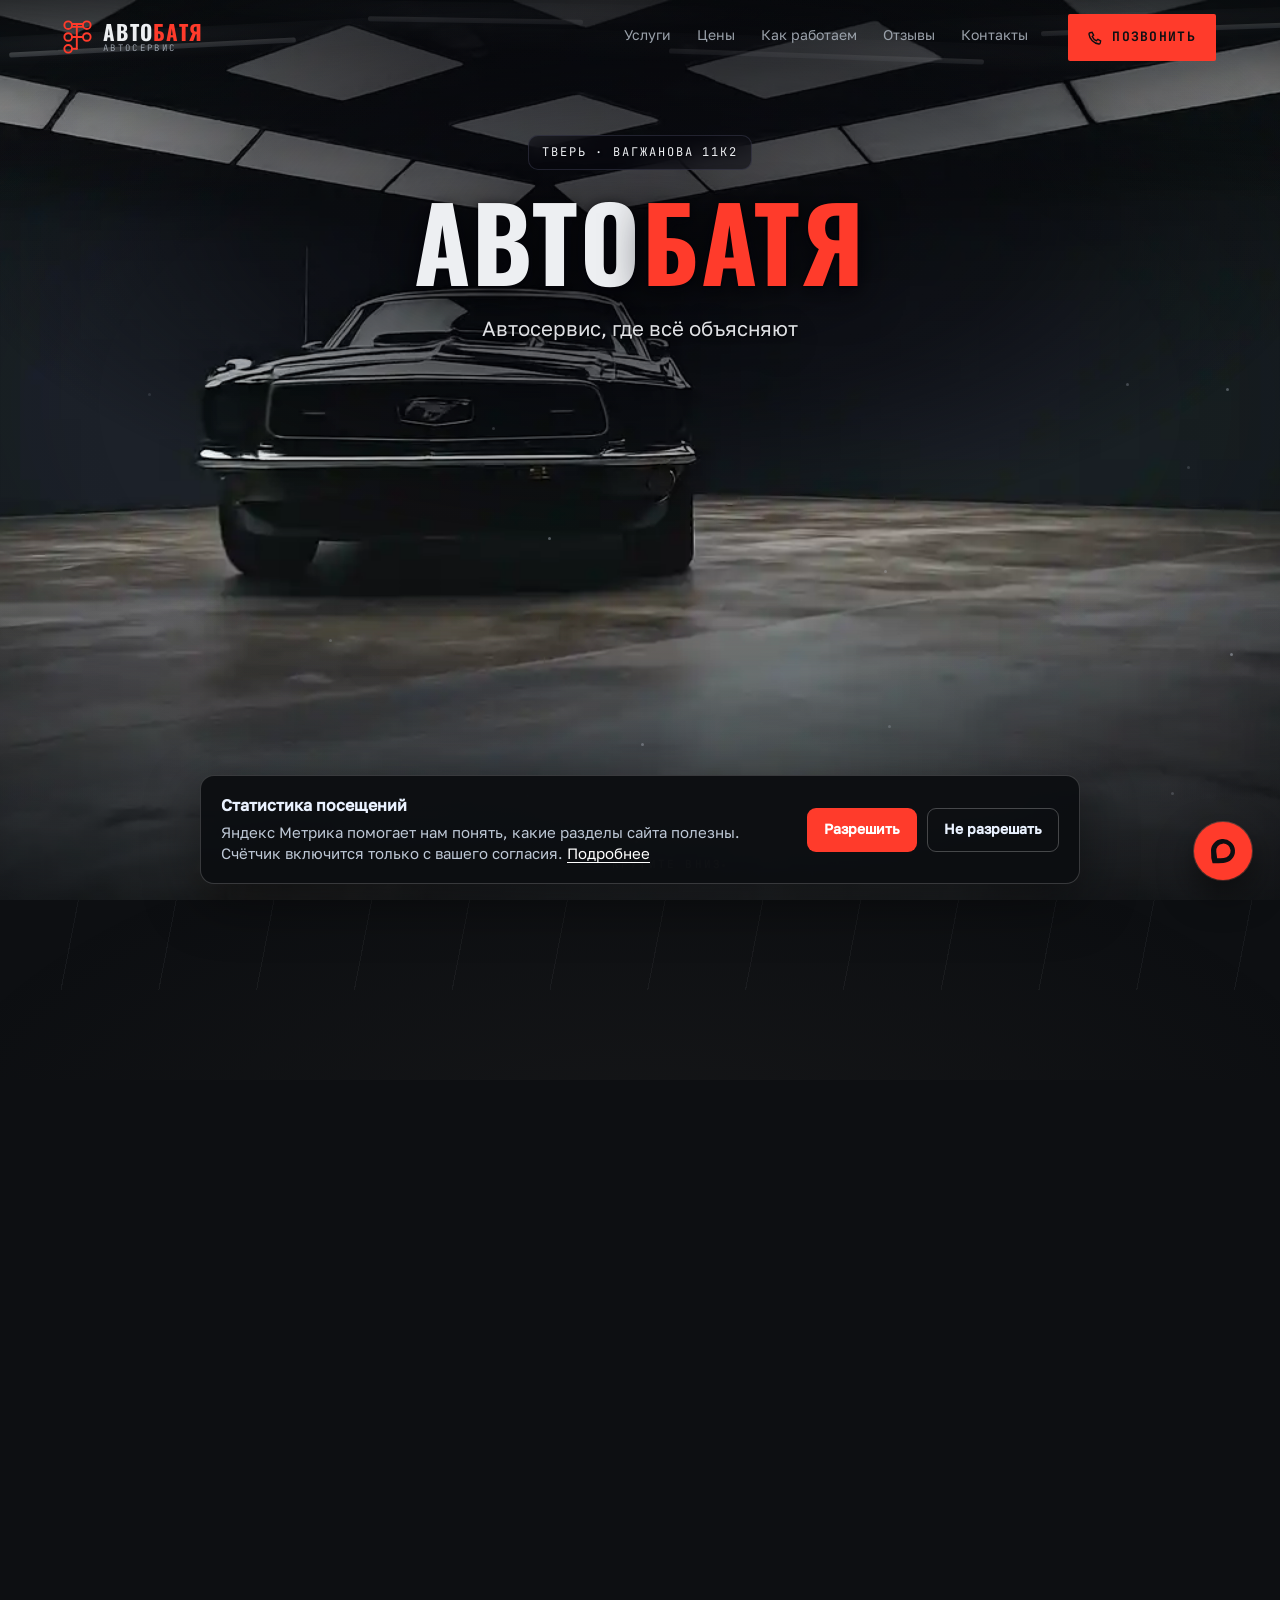
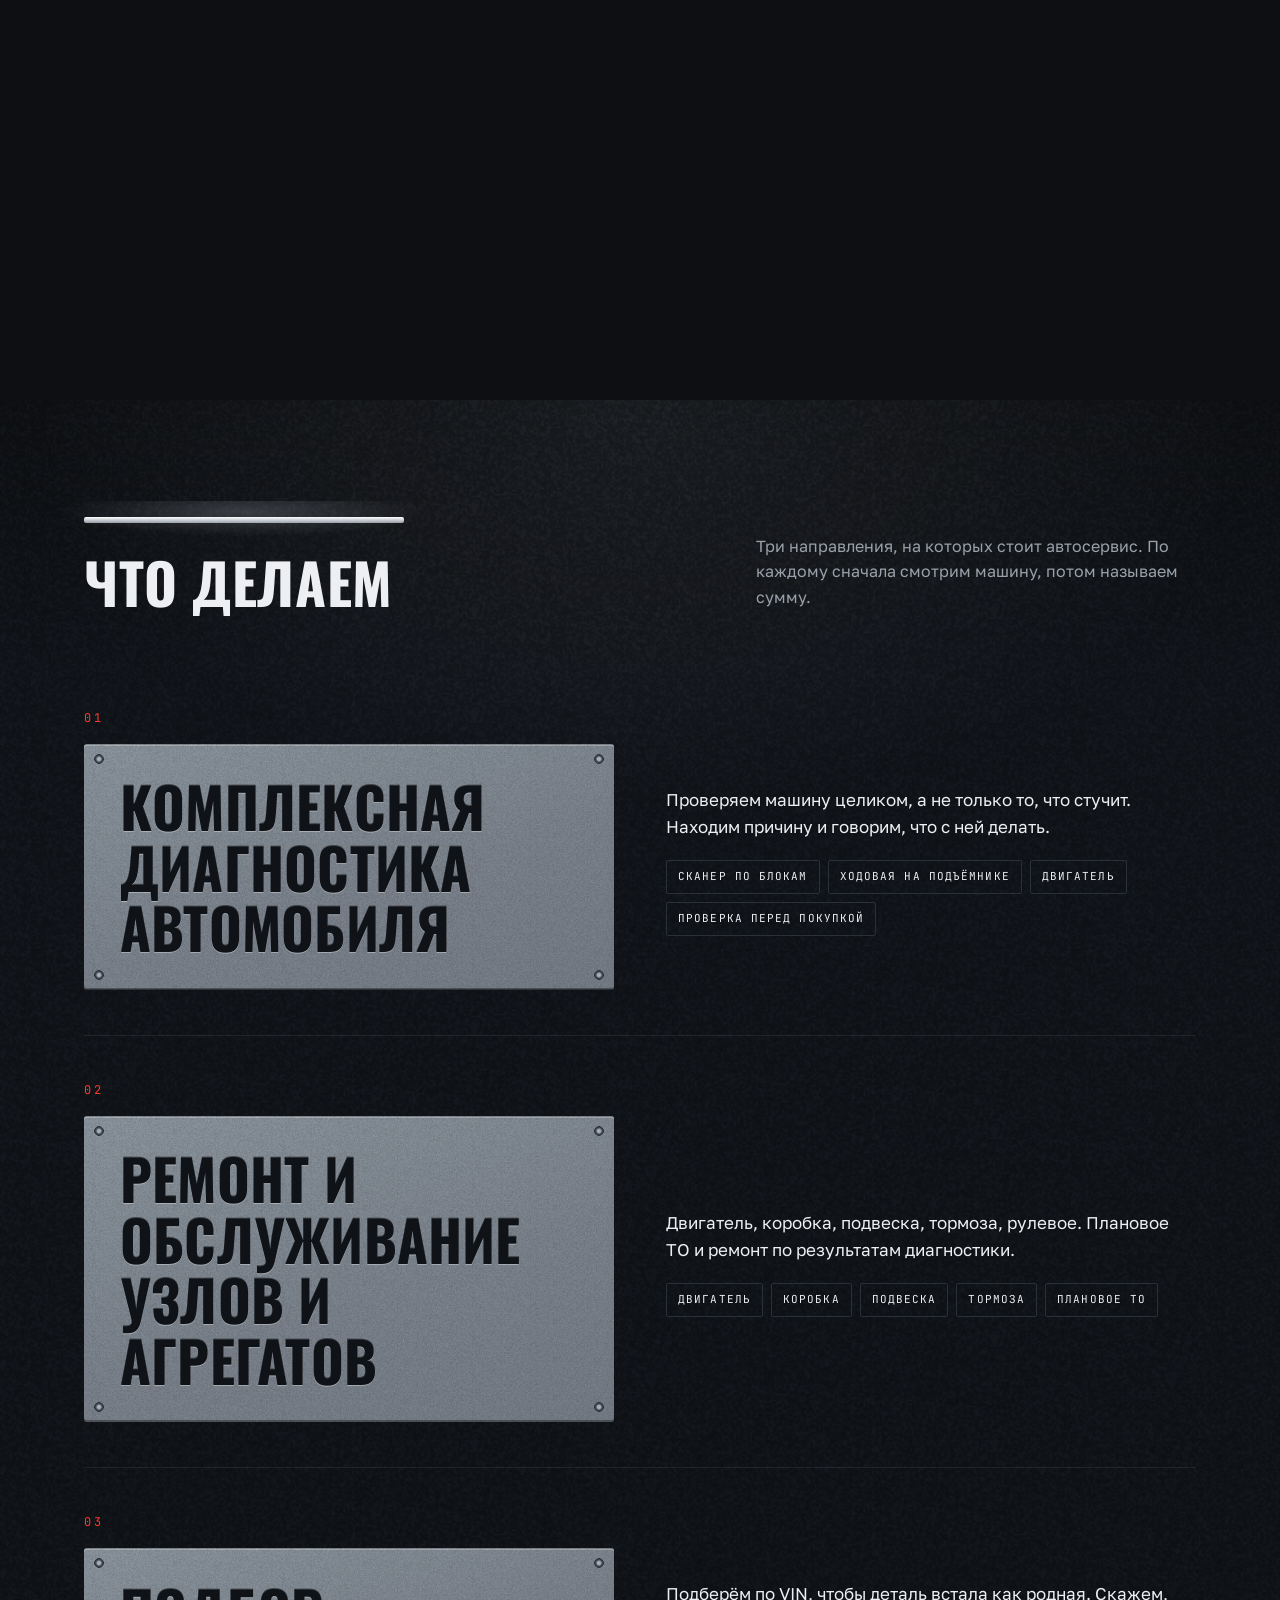
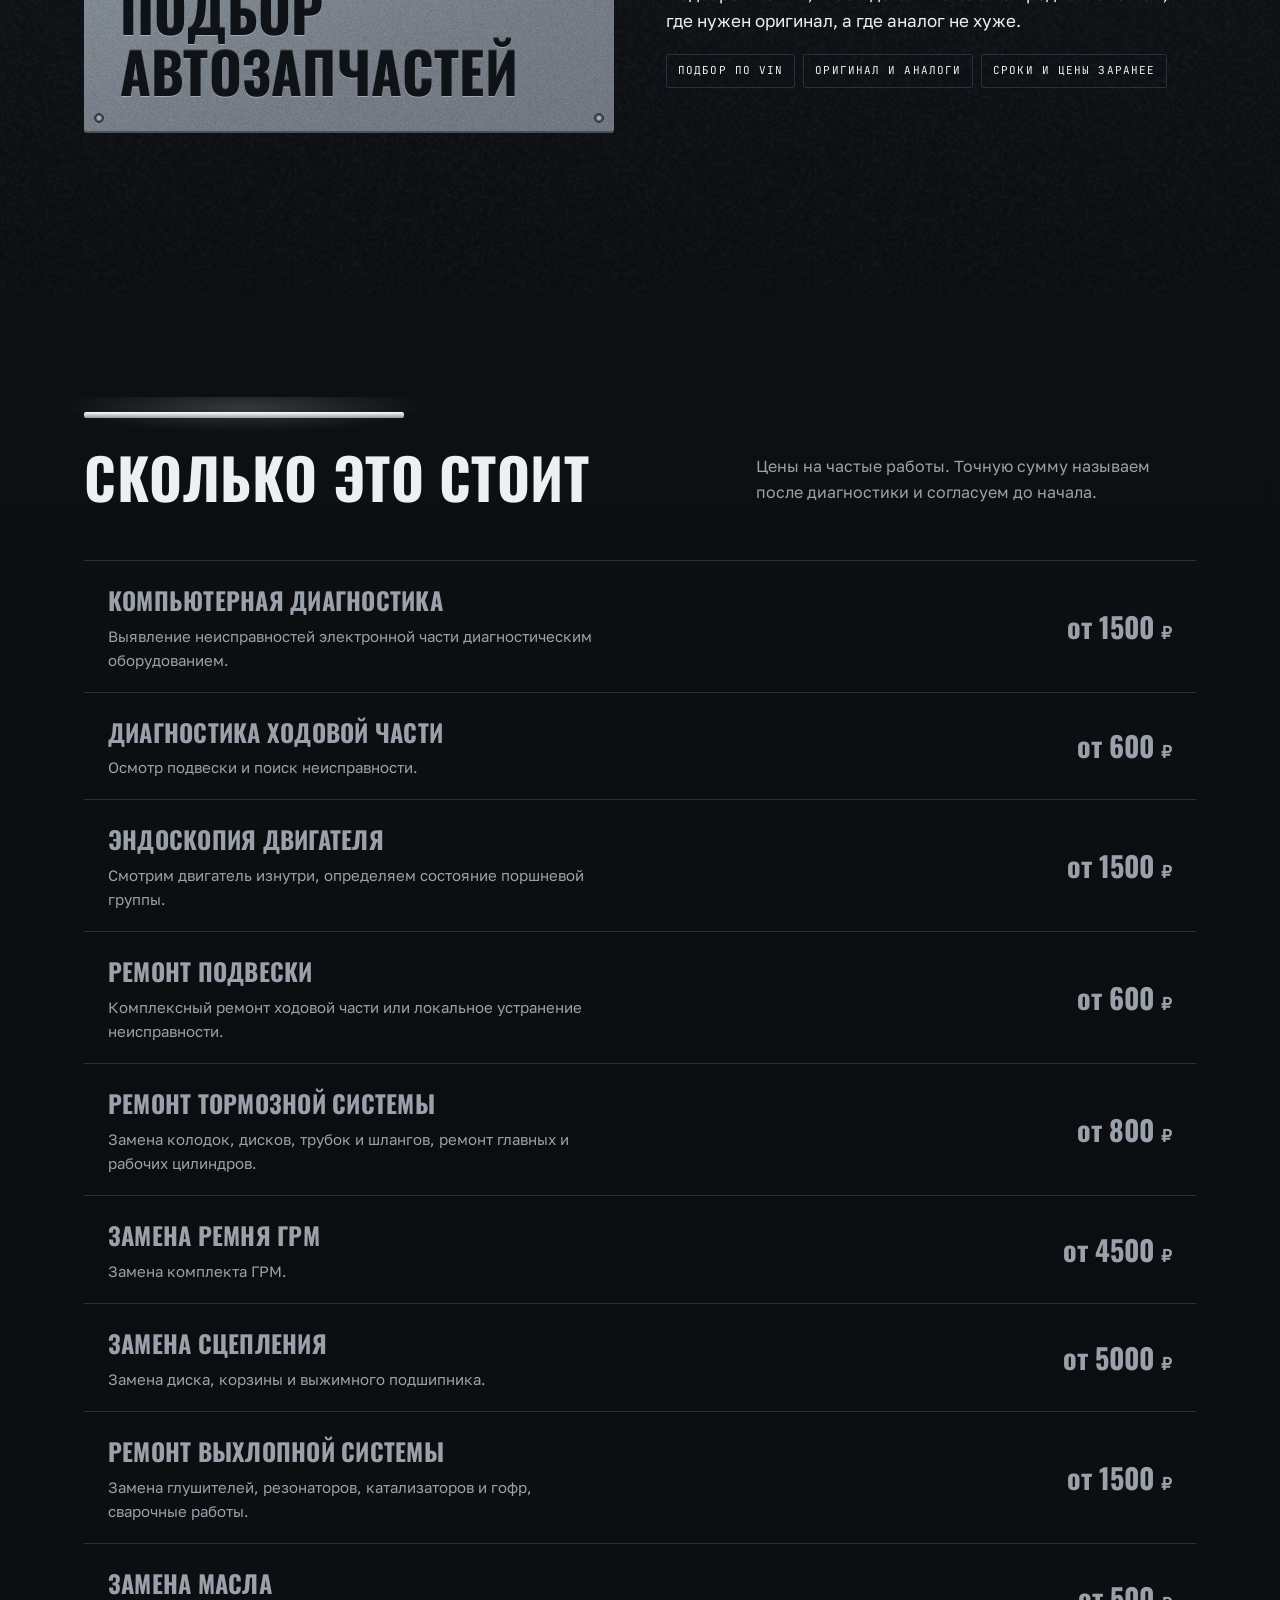
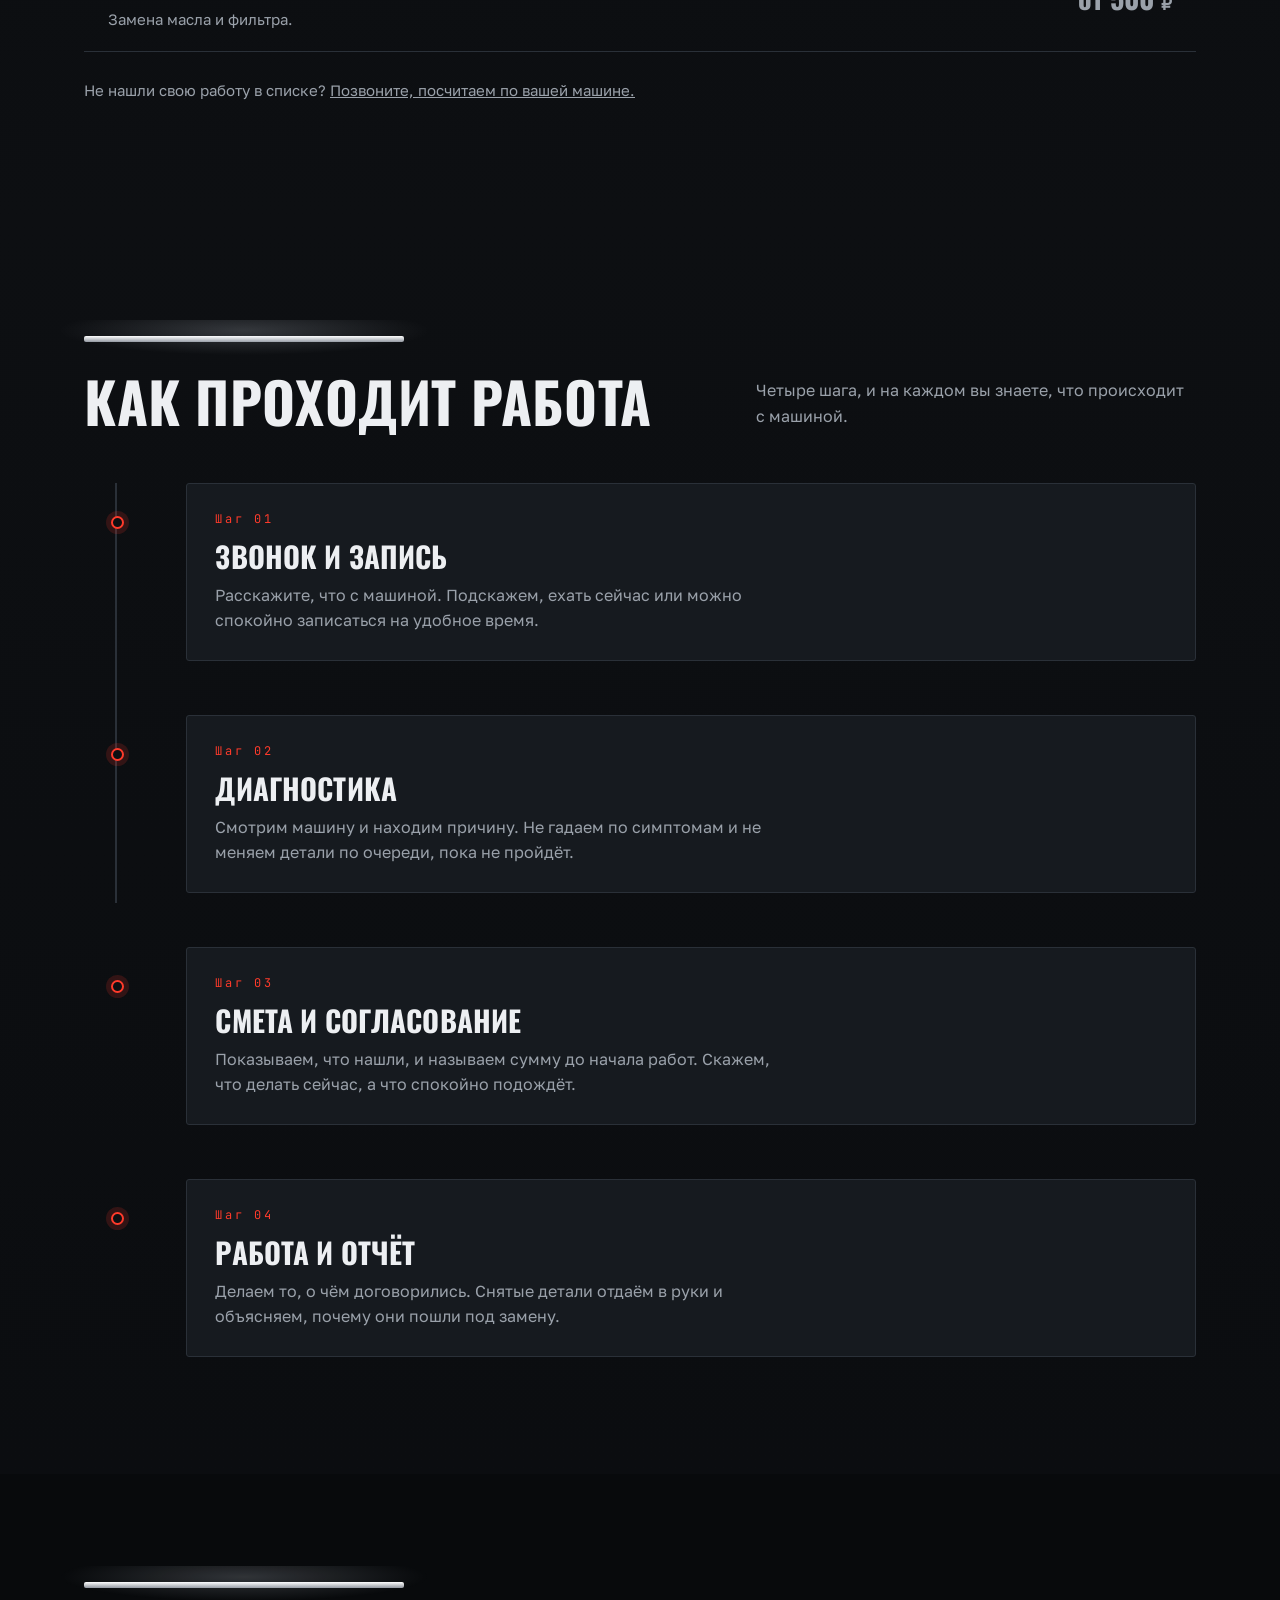
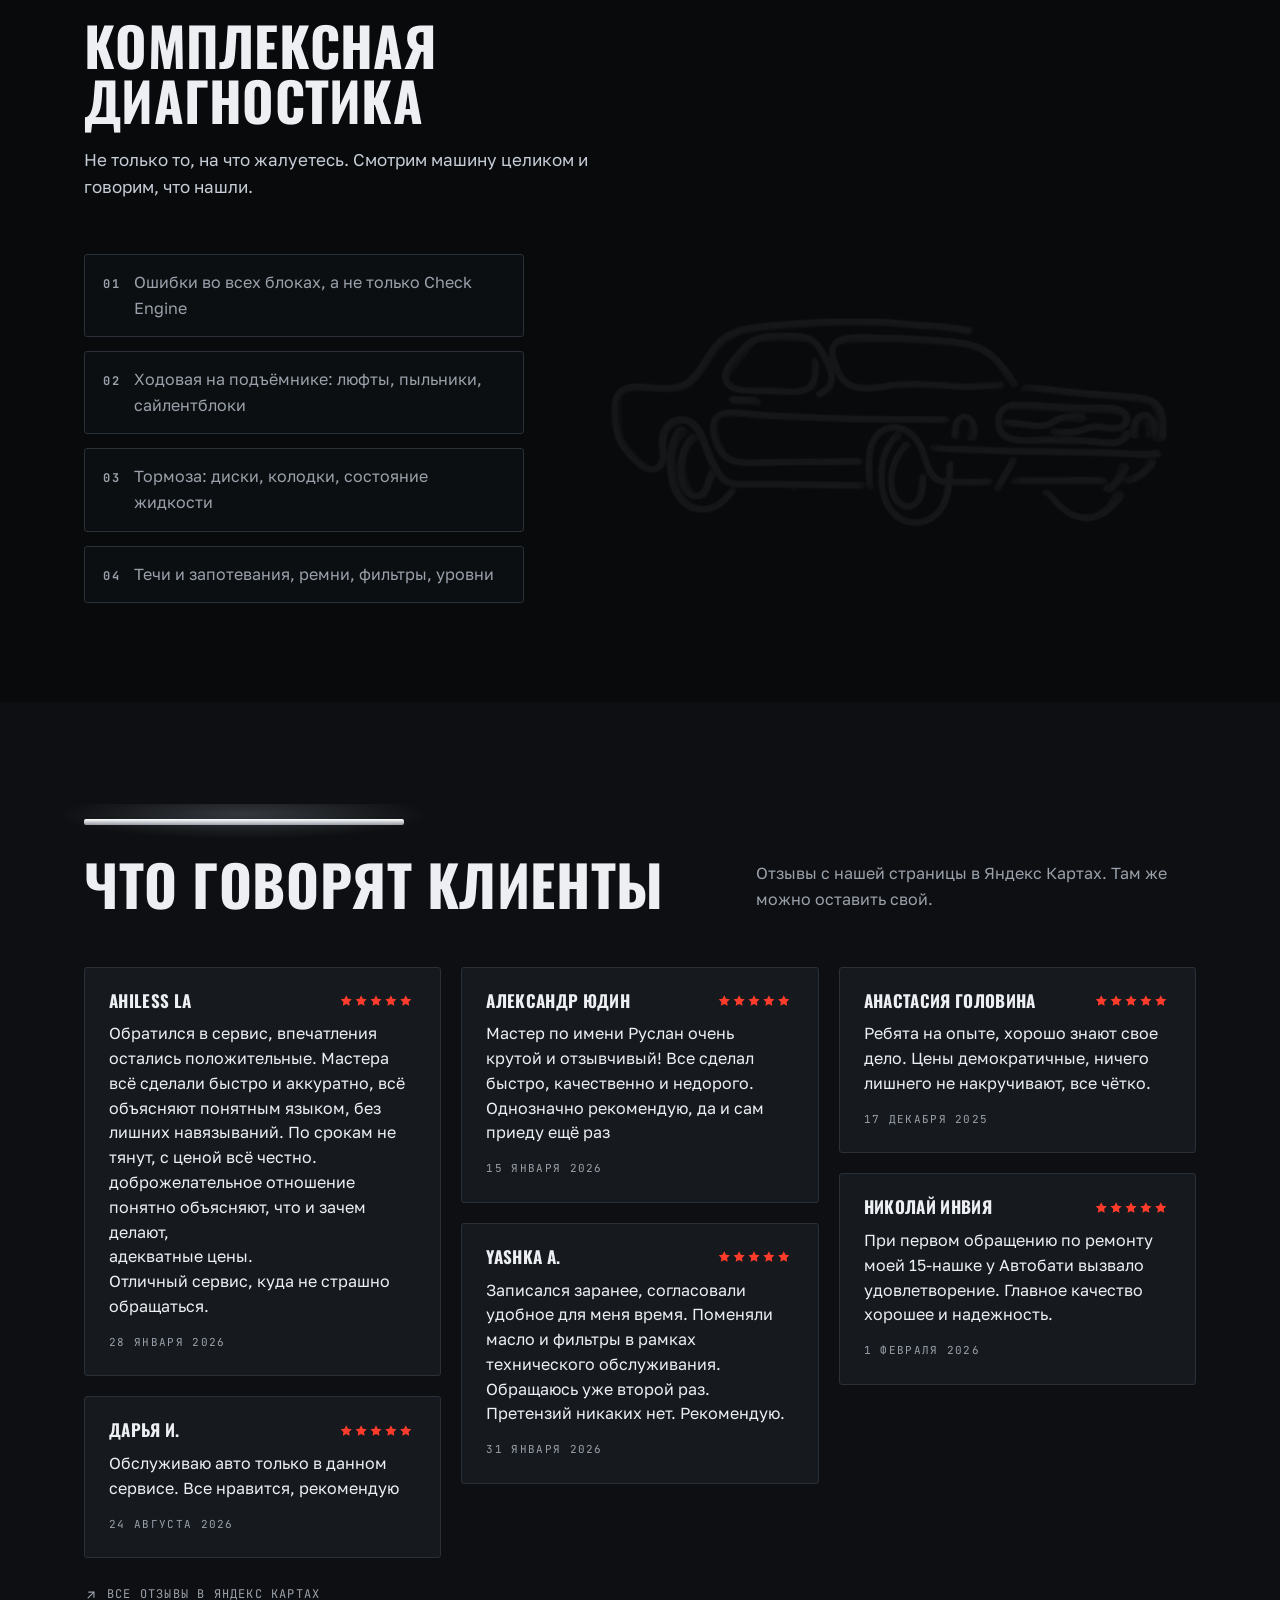
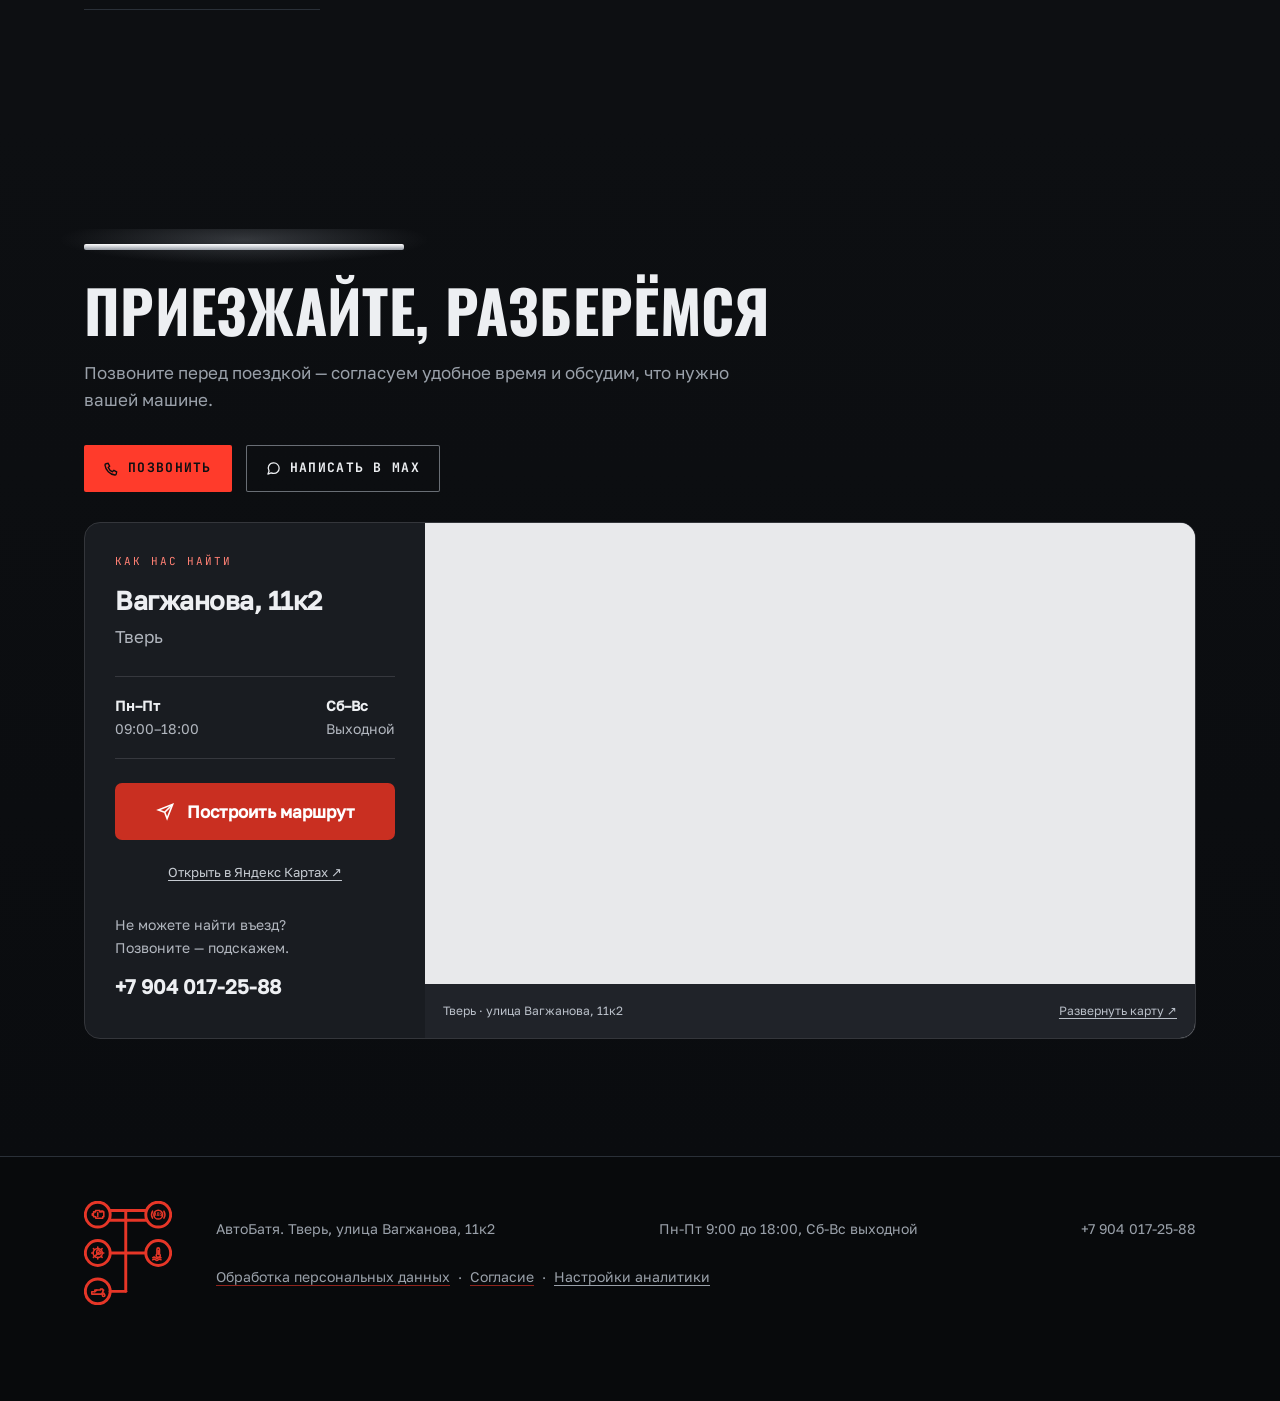
<file: index.html>
<!DOCTYPE html>
<html lang="ru">
<head>
<meta charset="utf-8">
<meta http-equiv="Content-Security-Policy" content="default-src 'self'; script-src 'self' https://mc.yandex.ru; style-src 'self' 'unsafe-inline'; img-src 'self' data: https://mc.yandex.ru https://mc.yandex.com; font-src 'self'; connect-src https://mc.yandex.ru https://mc.yandex.com; frame-src https://yandex.ru https://yandex.com; object-src 'none'; base-uri 'none'; form-action 'none'">
<meta name="referrer" content="strict-origin-when-cross-origin">
<meta name="viewport" content="width=device-width, initial-scale=1">
<title>АвтоБатя, автосервис в Твери на Вагжанова 11к2</title>
<meta name="description" content="Комплексная диагностика, ремонт узлов и агрегатов, подбор автозапчастей. Смету согласуем до начала работ, снятые детали покажем. Тверь, улица Вагжанова 11к2.">
<meta name="theme-color" content="#0D0F12">
<link rel="stylesheet" href="assets/metrika.css?v=20260915">
<meta property="og:type" content="website">
<meta property="og:title" content="АвтоБатя, автосервис в Твери">
<meta property="og:description" content="Сначала причина, потом ремонт. Диагностика, ремонт узлов и агрегатов, подбор запчастей. Тверь, Вагжанова 11к2.">
<meta property="og:url" content="https://autobatya-tver.ru/">
<meta property="og:image" content="https://autobatya-tver.ru/assets/hero-still.jpg">
<meta property="og:image:width" content="1920">
<meta property="og:image:height" content="1080">
<meta property="og:image:alt" content="Чёрный маслкар в боксе автосервиса АвтоБатя">
<meta property="og:site_name" content="АвтоБатя">
<meta property="og:locale" content="ru_RU">
<meta name="twitter:card" content="summary_large_image">
<meta name="twitter:title" content="АвтоБатя, автосервис в Твери">
<meta name="twitter:description" content="Диагностика, ремонт узлов и агрегатов, подбор запчастей. Тверь, Вагжанова 11к2.">
<meta name="twitter:image" content="https://autobatya-tver.ru/assets/hero-still.jpg">
<link rel="canonical" href="https://autobatya-tver.ru/">

<!-- Карточка автосервиса для поисковиков: адрес, часы, телефон, услуги.
     Яндекс и Google читают её и показывают эти данные прямо в выдаче. -->
<script type="application/ld+json">
{
  "@context": "https://schema.org",
  "@type": "AutoRepair",
  "name": "АвтоБатя",
  "description": "Автосервис в Твери: комплексная диагностика, ремонт и обслуживание узлов и агрегатов, подбор автозапчастей. Смету согласуем до начала работ, снятые детали отдаём владельцу.",
  "url": "https://autobatya-tver.ru/",
  "image": "https://autobatya-tver.ru/assets/hero-still.jpg",
  "telephone": "+79040172588",
  "priceRange": "от 500 ₽",
  "currenciesAccepted": "RUB",
  "address": {
    "@type": "PostalAddress",
    "streetAddress": "улица Вагжанова, 11к2",
    "addressLocality": "Тверь",
    "addressRegion": "Тверская область",
    "addressCountry": "RU"
  },
  "geo": {
    "@type": "GeoCoordinates",
    "latitude": 56.853131,
    "longitude": 35.935272
  },
  "hasMap": "https://yandex.ru/maps/org/avtobatya/18764866231/",
  "sameAs": [
    "https://yandex.ru/maps/org/avtobatya/18764866231/"
  ],
  "areaServed": {
    "@type": "City",
    "name": "Тверь"
  },
  "openingHoursSpecification": [
    {
      "@type": "OpeningHoursSpecification",
      "dayOfWeek": [
        "Monday",
        "Tuesday",
        "Wednesday",
        "Thursday",
        "Friday"
      ],
      "opens": "09:00",
      "closes": "18:00"
    }
  ],
  "hasOfferCatalog": {
    "@type": "OfferCatalog",
    "name": "Услуги автосервиса",
    "itemListElement": [
      {
        "@type": "Offer",
        "itemOffered": {
          "@type": "Service",
          "name": "Компьютерная диагностика",
          "description": "Выявление неисправностей электронной части диагностическим оборудованием.",
          "areaServed": {
            "@type": "City",
            "name": "Тверь"
          }
        },
        "priceSpecification": {
          "@type": "PriceSpecification",
          "priceCurrency": "RUB",
          "minPrice": 1500
        }
      },
      {
        "@type": "Offer",
        "itemOffered": {
          "@type": "Service",
          "name": "Диагностика ходовой части",
          "description": "Осмотр подвески и поиск неисправности.",
          "areaServed": {
            "@type": "City",
            "name": "Тверь"
          }
        },
        "priceSpecification": {
          "@type": "PriceSpecification",
          "priceCurrency": "RUB",
          "minPrice": 600
        }
      },
      {
        "@type": "Offer",
        "itemOffered": {
          "@type": "Service",
          "name": "Эндоскопия двигателя",
          "description": "Смотрим двигатель изнутри, определяем состояние поршневой группы.",
          "areaServed": {
            "@type": "City",
            "name": "Тверь"
          }
        },
        "priceSpecification": {
          "@type": "PriceSpecification",
          "priceCurrency": "RUB",
          "minPrice": 1500
        }
      },
      {
        "@type": "Offer",
        "itemOffered": {
          "@type": "Service",
          "name": "Ремонт подвески",
          "description": "Комплексный ремонт ходовой части или локальное устранение неисправности.",
          "areaServed": {
            "@type": "City",
            "name": "Тверь"
          }
        },
        "priceSpecification": {
          "@type": "PriceSpecification",
          "priceCurrency": "RUB",
          "minPrice": 600
        }
      },
      {
        "@type": "Offer",
        "itemOffered": {
          "@type": "Service",
          "name": "Ремонт тормозной системы",
          "description": "Замена колодок, дисков, трубок и шлангов, ремонт цилиндров.",
          "areaServed": {
            "@type": "City",
            "name": "Тверь"
          }
        },
        "priceSpecification": {
          "@type": "PriceSpecification",
          "priceCurrency": "RUB",
          "minPrice": 800
        }
      },
      {
        "@type": "Offer",
        "itemOffered": {
          "@type": "Service",
          "name": "Замена ремня ГРМ",
          "description": "Замена комплекта ГРМ.",
          "areaServed": {
            "@type": "City",
            "name": "Тверь"
          }
        },
        "priceSpecification": {
          "@type": "PriceSpecification",
          "priceCurrency": "RUB",
          "minPrice": 4500
        }
      },
      {
        "@type": "Offer",
        "itemOffered": {
          "@type": "Service",
          "name": "Замена сцепления",
          "description": "Замена диска, корзины и выжимного подшипника.",
          "areaServed": {
            "@type": "City",
            "name": "Тверь"
          }
        },
        "priceSpecification": {
          "@type": "PriceSpecification",
          "priceCurrency": "RUB",
          "minPrice": 5000
        }
      },
      {
        "@type": "Offer",
        "itemOffered": {
          "@type": "Service",
          "name": "Ремонт выхлопной системы",
          "description": "Замена глушителей, резонаторов, катализаторов и гофр, сварочные работы.",
          "areaServed": {
            "@type": "City",
            "name": "Тверь"
          }
        },
        "priceSpecification": {
          "@type": "PriceSpecification",
          "priceCurrency": "RUB",
          "minPrice": 1500
        }
      }
    ]
  }
}
</script>
<link rel="icon" href="/favicon.ico" sizes="32x32">
<link rel="icon" href="/favicon.svg" type="image/svg+xml">
<link rel="icon" href="/favicon-120.png" type="image/png" sizes="120x120">
<link rel="apple-touch-icon" href="/apple-touch-icon.png">
<link rel="preload" href="assets/fonts/oswald-700.woff2" as="font" type="font/woff2" crossorigin>
<link rel="preload" href="assets/fonts/golos-text-400.woff2" as="font" type="font/woff2" crossorigin>
<style>
/* ============================================================
   0. Шрифты, лежат рядом с сайтом, сторонних запросов нет.
      Набор символов: русский алфавит, латиница, цифры, знаки.
   ============================================================ */
@font-face{font-family:'Oswald';font-style:normal;font-weight:700;font-display:swap;src:url('assets/fonts/oswald-700.woff2') format('woff2')}
@font-face{font-family:'Golos Text';font-style:normal;font-weight:400;font-display:swap;src:url('assets/fonts/golos-text-400.woff2') format('woff2')}
@font-face{font-family:'Golos Text';font-style:normal;font-weight:500;font-display:swap;src:url('assets/fonts/golos-text-500.woff2') format('woff2')}
@font-face{font-family:'JetBrains Mono';font-style:normal;font-weight:400;font-display:swap;src:url('assets/fonts/jetbrains-mono-400.woff2') format('woff2')}
@font-face{font-family:'JetBrains Mono';font-style:normal;font-weight:700;font-display:swap;src:url('assets/fonts/jetbrains-mono-700.woff2') format('woff2')}

/* ============================================================
   1. Токены
   ============================================================ */
:root{
  --canvas:#0D0F12;
  --canvas-deep:#080A0C;
  --panel:#161A1F;
  --panel-2:#1E232A;
  --line:#2A3038;
  --neon:#EAF2FF;
  --neon-dim:rgba(234,242,255,.42);
  --accent:#FF3B2B;
  --accent-hover:#FF5A4B;
  --accent-muted:rgba(255,59,43,.16);
  --warm:#8A7A69;
  --text-primary:#EDEFF2;
  --text-secondary:#9AA1AA;

  --display:'Oswald','Arial Narrow',sans-serif;
  --body:'Golos Text','Segoe UI',system-ui,sans-serif;
  --mono:'JetBrains Mono','Courier New',monospace;

  --ease:cubic-bezier(.22,.61,.36,1);
  --ease-soft:cubic-bezier(.4,.14,.3,1);

  --tshadow:0 1px 2px rgba(5,5,10,.95),0 3px 12px rgba(5,5,10,.78),0 10px 44px rgba(5,5,10,.8);
  --pad:clamp(20px,5vw,72px);
}

*,*::before,*::after{box-sizing:border-box}
html,body{overflow-x:hidden;overflow-x:clip}
html{scroll-behavior:smooth;-webkit-text-size-adjust:100%}
body{
  margin:0;background:var(--canvas);color:var(--text-primary);
  font-family:var(--body);font-weight:400;font-size:17px;line-height:1.6;
  -webkit-font-smoothing:antialiased;
  opacity:1;
}
@keyframes pageIn{from{opacity:0}to{opacity:1}}
h1,h2,h3{font-family:var(--display);font-weight:700;line-height:1.02;margin:0;letter-spacing:.005em}
p{margin:0}
a{color:inherit}
img{max-width:100%;display:block}
button{font:inherit;color:inherit}

.sr-only{position:absolute;width:1px;height:1px;padding:0;margin:-1px;overflow:hidden;clip:rect(0 0 0 0);white-space:nowrap;border:0}
.skip{position:absolute;left:-9999px;top:0;z-index:100;background:var(--accent);color:#0D0F12;padding:12px 18px;font-weight:700;border-radius:0 0 10px 0}
.skip:focus{left:0}
:focus-visible{outline:2px solid var(--accent);outline-offset:3px;border-radius:2px}

.mono{font-family:var(--mono);font-size:12px;letter-spacing:.16em;text-transform:uppercase;color:var(--text-secondary)}
.wrap{max-width:1240px;margin:0 auto;padding-left:var(--pad);padding-right:var(--pad)}

/* ============================================================
   2. Общий фон-среда: пол, свет, зерно
   ============================================================ */
.env{position:fixed;inset:0;z-index:0;pointer-events:none}
.env__glow{position:absolute;inset:-20%;
  background:radial-gradient(ellipse 60% 40% at 50% 0%,rgba(234,242,255,.09),transparent 62%),
             radial-gradient(ellipse 70% 50% at 50% 108%,rgba(138,122,105,.07),transparent 60%);
  animation:envDrift 78s var(--ease-soft) -22s infinite alternate}
.env__floor{position:absolute;left:-10%;right:-10%;bottom:-10%;height:60%;
  background:repeating-linear-gradient(101deg,rgba(234,242,255,.05) 0 1px,transparent 1px 96px);
  mask-image:linear-gradient(to top,#000,transparent 82%);
  -webkit-mask-image:linear-gradient(to top,#000,transparent 82%);
  animation:floorDrift 96s linear -30s infinite}
.env__grain{position:absolute;inset:0;background-image:url('assets/grain.png');background-size:190px 190px;opacity:.05;mix-blend-mode:overlay}
@keyframes envDrift{from{transform:translate3d(-1.4%,0,0) scale(1.02)}to{transform:translate3d(1.4%,1%,0) scale(1.06)}}
@keyframes floorDrift{from{transform:translate3d(0,0,0)}to{transform:translate3d(96px,0,0)}}

/* ============================================================
   2б. Искры по краям страницы: вспышки сварки на холсте
   ============================================================ */
.sparks{position:fixed;top:0;bottom:0;z-index:3;pointer-events:none;overflow:hidden;
  width:calc((100vw - 1160px) / 2);opacity:0;transition:opacity 1.1s var(--ease)}
.sparks.live{opacity:1}
.sparks--l{left:0}
.sparks--r{right:0}
.sparks canvas{display:block;width:100%;height:100%}
@media (max-width:1200px){.sparks{display:none}}

/* ============================================================
   3. Шапка
   ============================================================ */
.nav{position:fixed;top:0;left:0;right:0;z-index:60;
  display:flex;align-items:center;gap:18px;
  padding:14px var(--pad);
  transition:background .5s var(--ease),border-color .5s var(--ease),backdrop-filter .5s var(--ease);
  border-bottom:1px solid transparent}
.nav.solid{background:rgba(9,11,14,.82);backdrop-filter:blur(14px);border-bottom-color:var(--line)}
.brand{display:flex;align-items:center;gap:12px;text-decoration:none;flex:0 0 auto}
/* Знак автосервиса. В шапке он мелкий, поэтому пиктограммы внутри кружков
   спрятаны: на 32 пикселях они превращаются в кашу. Толщина линии задаётся
   в единицах картинки и подбирается под каждый размер отдельно. */
.brand__mark{width:27px;height:32px;flex:0 0 auto;color:var(--accent);overflow:visible}
.brand__mark .mk__wires{stroke-width:36}
.brand__mark .mk__icons{display:none}
/* Под названием — род занятий: человек должен с первого экрана понимать,
   что попал на автосервис. Подпись мелкая и приглушённая, чтобы не спорить
   с названием; интерлиньяж прижат к единице, иначе строки разъезжаются. */
.brand__txt{display:flex;flex-direction:column;justify-content:center;gap:2px;min-width:0}
.brand__name{font-family:var(--display);font-weight:700;font-size:21px;letter-spacing:.06em;
  text-transform:uppercase;line-height:1}
.brand__kind{font-family:var(--mono);font-size:9px;letter-spacing:.26em;text-transform:uppercase;
  color:var(--text-secondary);line-height:1}
.nav__links{display:flex;gap:26px;margin-left:auto;align-items:baseline}
.nav__links a{font-size:14px;text-decoration:none;color:var(--text-secondary);position:relative;padding-bottom:4px;transition:color .35s var(--ease)}
.nav__links a::after{content:"";position:absolute;left:0;right:0;bottom:0;height:2px;background:var(--accent);transform:scaleX(0);transform-origin:left;transition:transform .4s var(--ease)}
.nav__links a:hover{color:var(--text-primary)}
.nav__links a:hover::after{transform:scaleX(1)}
.nav__call{margin-left:22px}

.btn{display:inline-flex;align-items:center;justify-content:center;gap:9px;
  font-family:var(--mono);font-weight:700;font-size:13px;letter-spacing:.1em;text-transform:uppercase;
  text-decoration:none;border:0;border-radius:2px;cursor:pointer;
  padding:13px 20px;background:var(--accent);color:#0D0F12;
  transition:background .35s var(--ease),transform .35s var(--ease),box-shadow .45s var(--ease);
  box-shadow:0 0 0 rgba(255,59,43,0)}
.btn:hover{background:var(--accent-hover);transform:translateY(-2px);box-shadow:0 10px 30px rgba(255,59,43,.24)}
.btn:active{transform:translateY(0)}
.btn--ghost{background:transparent;color:var(--text-primary);box-shadow:inset 0 0 0 1px var(--neon-dim)}
.btn--ghost:hover{background:rgba(234,242,255,.06);box-shadow:inset 0 0 0 1px var(--neon-dim)}
/* кнопка с номером: у моноширинного шрифта ноль с точкой внутри и в мелком
   кегле читается как восьмёрка, поэтому цифры набраны основным шрифтом */
.btn--tel{font-family:var(--body);letter-spacing:.06em;text-transform:none;
  font-variant-numeric:tabular-nums;font-feature-settings:"tnum" 1}
.btn svg{width:15px;height:15px;flex:0 0 auto}

/* ============================================================
   4. Герой: сцена, видео, кольцо загрузки
   ============================================================ */
.hero{display:none;position:relative;z-index:1;height:400vh}
.scrub-enabled .hero{display:block}
.scrub-enabled .static-hero{display:none}
.stage{position:sticky;top:0;height:100vh;height:100svh;overflow:hidden;background:var(--canvas-deep)}
.stage__media{position:absolute;inset:0}
.poster{position:absolute;inset:0;background-size:cover;background-position:50% 50%;
  transition:opacity 1.1s var(--ease)}
#hero{position:absolute;inset:0;width:100%;height:100%;display:block;
  opacity:0;transition:opacity 1s var(--ease);will-change:transform;transform:translateZ(0)}
.stage.video-ready #hero{opacity:1}
.stage.video-ready .poster{opacity:0}
.stage.video-failed #hero{display:none}

.scrim{position:absolute;inset:0;pointer-events:none;
  background:radial-gradient(ellipse 120% 90% at 50% 45%,rgba(10,10,18,0) 35%,rgba(10,10,18,.62) 100%)}
.vignette{position:absolute;inset:0;pointer-events:none;
  background:linear-gradient(to bottom,rgba(8,10,12,.78) 0%,rgba(8,10,12,0) 22%,rgba(8,10,12,0) 66%,rgba(8,10,12,.72) 100%)}

/* лампы над машиной, слой параллакса */
.lamps{position:absolute;left:-6%;right:-6%;top:0;height:34vh;pointer-events:none;
  transform:translate3d(0,calc(var(--sp,0) * -6vh),0)}
.lamp{position:absolute;top:calc(var(--t) * 1vh);left:var(--x);width:var(--w);height:5px;border-radius:2px;
  background:linear-gradient(180deg,#fff,rgba(234,242,255,.72));
  transform:rotate(var(--r,0deg));opacity:var(--o,.5)}
.lamp::after{content:"";position:absolute;left:-160%;right:-160%;top:-320%;bottom:-980%;
  background:radial-gradient(ellipse 50% 50% at 50% 12%,rgba(234,242,255,.30),transparent 70%);
  opacity:.85}
.lamp--flick::after{animation:flick 7.5s steps(1,end) -2.2s infinite}
.lamp--flick2::after{animation:flick2 9.3s steps(1,end) -5.1s infinite}
@keyframes flick{0%,72%,100%{opacity:.85}73%{opacity:.34}74%{opacity:.9}75.5%{opacity:.42}76.5%{opacity:.88}}
@keyframes flick2{0%,44%,100%{opacity:.8}45%{opacity:.46}46%{opacity:.86}47%{opacity:.5}48%{opacity:.84}}

/* пыль в луче */
.dust{position:absolute;inset:0;pointer-events:none;transform:translate3d(0,calc(var(--sp,0) * 4vh),0)}
.dust i{position:absolute;width:3px;height:3px;border-radius:50%;background:rgba(234,242,255,.5);
  filter:blur(.4px);animation:float 22s linear infinite}
@keyframes float{0%{transform:translate3d(0,10vh,0);opacity:0}12%{opacity:.7}88%{opacity:.5}100%{transform:translate3d(2vw,-30vh,0);opacity:0}}

/* кольцо загрузки */
.ring{position:absolute;right:calc(var(--pad) - 4px);bottom:calc(var(--pad) - 4px);width:44px;height:44px;color:var(--neon-dim);
  transition:opacity .6s var(--ease)}
.ring circle{transition:stroke-dashoffset .18s linear}
.stage.video-ready .ring{opacity:0}
.chev{position:absolute;right:var(--pad);bottom:var(--pad);width:26px;height:26px;color:var(--neon-dim);
  animation:chev 2.6s var(--ease-soft) infinite}
@keyframes chev{0%,100%{transform:translateY(-4px);opacity:.5}50%{transform:translateY(4px);opacity:1}}

/* ============================================================
   5. Полосы текста в герое
   ============================================================ */
.bands{position:absolute;inset:0}
.band{position:absolute;inset:0;display:flex;flex-direction:column;justify-content:center;
  padding:0 var(--pad);opacity:0;text-shadow:var(--tshadow);pointer-events:none}
.band.live{pointer-events:auto}
.band::before{content:"";position:absolute;inset:-4%;pointer-events:none;
  opacity:calc(.25 + .75*var(--k,1))}
.band > *{position:relative;z-index:1}
.band--center{align-items:center;text-align:center;justify-content:flex-start;padding-top:15vh}
.band--center::before{background:radial-gradient(ellipse 64% 42% at 50% 26%,rgba(5,5,10,.8) 0%,rgba(5,5,10,.56) 44%,rgba(5,5,10,0) 78%)}
.band--right{align-items:flex-end;text-align:right}
.band--right::before{background:radial-gradient(ellipse 68% 62% at 78% 50%,rgba(5,5,10,.86) 0%,rgba(5,5,10,.64) 46%,rgba(5,5,10,0) 78%)}
.band--left{align-items:flex-start;text-align:left}
.band--left::before{background:radial-gradient(ellipse 68% 62% at 24% 52%,rgba(5,5,10,.86) 0%,rgba(5,5,10,.64) 46%,rgba(5,5,10,0) 78%)}

.hl{color:var(--accent)}
.band .kicker{margin-bottom:18px}
.chip{display:inline-block;background:rgba(8,8,15,.55);border:1px solid rgba(96,96,126,.3);border-radius:10px;
  padding:7px 13px;backdrop-filter:blur(10px);text-shadow:0 1px 3px rgba(5,5,10,.85);color:var(--text-primary)}
.band-title{font-size:clamp(34px,5.4vw,76px);line-height:1.02;text-transform:uppercase;letter-spacing:.01em;max-width:13ch}
.band--right .band-title{margin-left:auto}
.band--center .band-title{font-size:clamp(46px,8vw,110px);letter-spacing:.02em;max-width:11ch;margin:0 auto}
.band-sub{margin-top:20px;font-size:clamp(16px,1.6vw,21px);color:var(--text-primary);max-width:34ch;opacity:.94}
.band--right .band-sub{margin-left:auto}
.band--center .band-sub{margin-left:auto;margin-right:auto;max-width:32ch}
.band__cta{margin-top:30px;display:flex;gap:14px;flex-wrap:wrap;align-items:center}
.band__cta .btn{text-shadow:none}
.band__hours{font-family:var(--mono);font-size:12px;letter-spacing:.1em;color:var(--text-primary);text-transform:uppercase}

/* разбитый на слова и буквы текст */
.vis{display:block}
.w{display:inline-block;white-space:pre;line-height:1;will-change:transform,opacity}
.c{display:inline-block;line-height:1;will-change:transform,opacity}

/* появление: слова вверх */
[data-entrance="rise"] .w,[data-entrance="settle"] .w{
  --kc:clamp(0,(var(--k,0) - var(--th,0))*2.8,1);
  opacity:var(--kc);
  transform:translateY(calc((1 - var(--kc)) * 26px))}
/* появление: выход из глубины */
[data-entrance="depth"] .w{
  --kc:clamp(0,(var(--k,0) - var(--th,0))*2.6,1);
  opacity:var(--kc);
  transform:scale(calc(.84 + .16*var(--kc))) translateY(calc((1 - var(--kc)) * 10px))}
/* появление: из размытия в резкость */
[data-entrance="blur"] .vis{position:relative;display:block}
[data-entrance="blur"] .vis--soft{position:absolute;inset:0;filter:blur(11px);opacity:calc(1 - var(--k,0))}
[data-entrance="blur"] .vis--sharp{opacity:var(--k,0)}
/* появление: буквы съезжают по горизонтали */
[data-entrance="grid"] .c{
  --kc:clamp(0,(var(--k,0) - var(--th,0))*3,1);
  opacity:var(--kc);
  transform:translateX(calc((1 - var(--kc)) * var(--jx,0px)))}
/* финал: заголовок, потом строка, потом кнопка */
[data-entrance="settle"] .band-sub{--ks:clamp(0,(var(--k,0) - .5)*3.4,1);opacity:var(--ks);transform:translateY(calc((1 - var(--ks)) * 14px))}
[data-entrance="settle"] .band__cta{--kb:clamp(0,(var(--k,0) - .68)*4,1);opacity:var(--kb);transform:translateY(calc((1 - var(--kb)) * 16px))}
[data-entrance="depth"] .band-sub,[data-entrance="blur"] .band-sub,[data-entrance="grid"] .band-sub{
  --ks:clamp(0,(var(--k,0) - .42)*3,1);opacity:var(--ks);transform:translateY(calc((1 - var(--ks)) * 12px))}

/* индикатор прокрутки в самом начале */
.hint{position:absolute;left:50%;bottom:26px;transform:translateX(-50%);display:flex;align-items:center;gap:10px;
  font-family:var(--mono);font-size:11px;letter-spacing:.2em;text-transform:uppercase;color:var(--text-secondary);
  opacity:var(--hintO,1);transition:opacity .5s var(--ease);pointer-events:none}
.hint__bar{width:44px;height:1px;background:linear-gradient(90deg,transparent,var(--neon-dim));position:relative;overflow:hidden}
.hint__bar::after{content:"";position:absolute;inset:0;background:linear-gradient(90deg,transparent,var(--neon));transform:translateX(-100%);animation:sweep 2.8s var(--ease-soft) infinite}
@keyframes sweep{0%{transform:translateX(-100%)}60%,100%{transform:translateX(100%)}}

/* ============================================================
   6. Статичный герой (телефоны, «меньше движения»)
   ============================================================ */
.static-hero{display:flex;position:relative;min-height:100vh;min-height:100svh;
  background:var(--canvas-deep);
  align-items:flex-end;padding:96px var(--pad) 48px}
/* фон подгружается только когда блок показан, у скрытого блока картинка не качается */
.static-hero__img{position:absolute;inset:0;background-size:cover;background-position:50% 54%;
  background-image:url('assets/hero-still.jpg')}
.static-hero__veil{position:absolute;inset:0;
  background:linear-gradient(to bottom,rgba(8,10,12,.72) 0%,rgba(8,10,12,.25) 38%,rgba(8,10,12,.86) 82%,rgba(8,10,12,.97) 100%)}
.static-hero__in{position:relative;width:100%}
.static-hero h1{font-size:clamp(46px,15vw,86px);text-transform:uppercase;letter-spacing:.02em;margin:16px 0 0;text-shadow:var(--tshadow)}
.static-hero p{margin-top:16px;font-size:17px;max-width:26ch;color:var(--text-primary);text-shadow:var(--tshadow)}
.static-hero .btn{margin-top:26px;text-shadow:none}
.static-hero .kicker{text-shadow:var(--tshadow)}
/* Адрес — это подпись, а не абзац. Правило .static-hero p давало ему ширину
   в 26 знаков, и номер дома уезжал на вторую строку. Держим плашку в одну
   строку, а кегль привязываем к ширине экрана: на обычных телефонах он
   остаётся прежним, на совсем узких плашка ужимается, но не переносится. */
.static-hero .chip{max-width:none;white-space:nowrap;font-size:min(17px,4.5vw)}

/* ============================================================
   7. Секции: общий ритм
   ============================================================ */
.sec{position:relative;z-index:1;padding:clamp(88px,13vh,150px) 0}
.sec__head{display:flex;align-items:flex-end;gap:22px;flex-wrap:wrap;margin-bottom:clamp(38px,6vh,64px)}
.sec__title{font-size:clamp(32px,4.4vw,58px);text-transform:uppercase;letter-spacing:.01em}
.sec__note{font-size:16px;color:var(--text-secondary);max-width:44ch;margin-left:auto}

/* лампа над секцией */
.tube{display:block;position:relative;width:min(320px,54vw);height:6px;border-radius:2px;margin-bottom:30px;
  background:linear-gradient(180deg,#fff,rgba(234,242,255,.6))}
.tube::after{content:"";position:absolute;left:-40%;right:-40%;top:-260%;bottom:-760%;
  background:radial-gradient(ellipse 46% 52% at 50% 16%,rgba(234,242,255,.20),transparent 70%);opacity:.9}
.tube::after{animation:breathe 11s var(--ease-soft) -3.2s infinite}
.tube--flick::after{animation:flick 8.4s steps(1,end) -3.4s infinite}
@keyframes breathe{0%,100%{opacity:.72}50%{opacity:1}}

/* появление секций */
.reveal .part{opacity:1;transform:none;
  transition:opacity .8s var(--ease),transform .8s var(--ease)}
.reveal.in .part{opacity:1;transform:none}
.reveal.in .part:nth-child(2){transition-delay:.08s}
.reveal.in .part:nth-child(3){transition-delay:.16s}
.reveal.in .part:nth-child(4){transition-delay:.24s}
.reveal.done .part,.reveal.done .part:nth-child(2),.reveal.done .part:nth-child(3),.reveal.done .part:nth-child(4){transition-delay:0s}

/* ============================================================
   8. Услуги: трафарет по асфальту
   ============================================================ */
.services{background:
    radial-gradient(ellipse 80% 46% at 50% 0%,rgba(234,242,255,.06),transparent 60%),
    linear-gradient(to bottom,var(--canvas) 0%,#101318 18%,#0F1216 82%,var(--canvas) 100%)}
.asphalt{position:absolute;inset:0;pointer-events:none;
  background-image:url('assets/grain.png'),url('assets/grain.png');
  background-size:520px 520px,132px 132px;
  opacity:.17;mix-blend-mode:soft-light}
.services__in{position:relative}

.svc{position:relative;padding:clamp(34px,5vh,58px) 0;border-top:1px solid rgba(234,242,255,.08)}
.svc:first-of-type{border-top:0}
.svc__no{font-family:var(--mono);font-size:12px;letter-spacing:.22em;color:var(--accent);margin-bottom:16px;display:block}

/* бетонная плита, буквы врезаны внутрь и пробиты трафаретом */
.plate{position:relative;overflow:hidden;border-radius:3px;
  padding:clamp(20px,2.6vw,32px) clamp(22px,3vw,36px);
  background:linear-gradient(163deg,#909AA3 0%,#7F8791 58%,#79818B 100%);
  box-shadow:inset 0 2px 0 rgba(255,255,255,.30),inset 0 -2px 0 rgba(0,0,0,.34),0 22px 44px rgba(0,0,0,.5)}
.plate__grain{position:absolute;inset:0;pointer-events:none;
  background-image:url('assets/grain.png');background-size:190px 190px;opacity:.16;mix-blend-mode:multiply}
.plate__bolts{position:absolute;inset:0;pointer-events:none;background-repeat:no-repeat;
  background-image:
    radial-gradient(circle 5px at 15px 15px,#A6AEB8 0 30%,#454C55 62%,#2B313A 92%,rgba(0,0,0,0) 100%),
    radial-gradient(circle 5px at calc(100% - 15px) 15px,#A6AEB8 0 30%,#454C55 62%,#2B313A 92%,rgba(0,0,0,0) 100%),
    radial-gradient(circle 5px at 15px calc(100% - 15px),#A6AEB8 0 30%,#454C55 62%,#2B313A 92%,rgba(0,0,0,0) 100%),
    radial-gradient(circle 5px at calc(100% - 15px) calc(100% - 15px),#A6AEB8 0 30%,#454C55 62%,#2B313A 92%,rgba(0,0,0,0) 100%)}
/* Буквы врезаны в плиту. Трафаретной маски здесь больше нет: полосы поперёк
   штрихов и зерно съедали половину букв, и название услуги приходилось
   угадывать. Остался только рельеф — светлая фаска снизу, тень сверху. */
.plate__text{position:relative;margin:0;font-family:var(--display);font-weight:700;text-transform:uppercase;
  font-size:clamp(30px,8.4vw,56px);font-size:clamp(30px,13cqw,56px);
  line-height:1.08;letter-spacing:.004em;color:#0F1318;
  text-shadow:0 1px 0 rgba(255,255,255,.34),0 -1px 0 rgba(0,0,0,.5)}

.svc__text{margin-top:22px;font-size:17px;color:var(--text-primary);max-width:52ch}
.svc__row{display:flex;gap:clamp(22px,4vw,64px);align-items:center;flex-wrap:wrap}
.svc__col{flex:1 1 320px;min-width:0;container-type:inline-size}
.svc__tags{display:flex;flex-wrap:wrap;gap:8px;margin-top:20px}
.tag{font-family:var(--mono);font-size:11px;letter-spacing:.1em;text-transform:uppercase;color:var(--text-primary);
  border:1px solid var(--line);border-radius:2px;padding:7px 11px}

/* плита открывается при прокрутке */
.svc .plate{clip-path:inset(0 100% 0 0);opacity:1;
  transition:clip-path 1.05s var(--ease-soft)}
.svc.in .plate{clip-path:inset(0 0 0 0)}
.svc.in:nth-of-type(2) .plate{transition-delay:.06s}
.svc.in:nth-of-type(3) .plate{transition-delay:.12s}

/* ============================================================
   8б. Прейскурант
   ============================================================ */
.prices{background:linear-gradient(to bottom,var(--canvas) 0%,#0B0D10 60%,var(--canvas) 100%)}
.price-list{list-style:none;margin:0;padding:0;border-top:1px solid var(--line)}
.price{position:relative;display:grid;grid-template-columns:1fr auto;gap:4px clamp(18px,3vw,44px);
  align-items:baseline;padding:20px clamp(14px,2vw,24px);border-bottom:1px solid var(--line);
  transition:background .55s var(--ease),border-color .55s var(--ease)}
.price::before{content:"";position:absolute;left:0;top:0;bottom:0;width:2px;background:var(--accent);
  transform:scaleY(0);transform-origin:50% 0;transition:transform .55s var(--ease)}
.price.on{background:linear-gradient(90deg,rgba(30,35,42,.92),rgba(22,26,31,0) 78%)}
.price.on::before{transform:scaleY(1)}
.price__name{grid-column:1;font-family:var(--display);font-weight:700;text-transform:uppercase;
  font-size:clamp(18px,1.9vw,25px);letter-spacing:.01em;color:var(--text-secondary);
  transition:color .55s var(--ease)}
.price__val{grid-column:2;grid-row:1 / span 2;align-self:center;white-space:nowrap;
  font-family:var(--display);font-weight:700;font-size:clamp(20px,2.2vw,30px);
  color:var(--text-secondary);transition:color .55s var(--ease)}
.price__val em{font-style:normal;font-size:.62em;color:var(--text-secondary)}
.price__desc{grid-column:1;font-size:15px;color:var(--text-secondary);max-width:56ch}
.price.on .price__name,.price.on .price__val{color:var(--text-primary)}
.price.on .price__val em{color:var(--accent)}
.price-foot{margin-top:26px;font-size:15px;color:var(--text-secondary)}

/* ============================================================
   9. Как проходит работа
   ============================================================ */
.process{background:linear-gradient(to bottom,var(--canvas) 0%,#0B0D10 100%)}
.process__grid{display:grid;grid-template-columns:64px 1fr;gap:0 clamp(20px,3vw,42px)}
.wire{position:relative}
.wire svg{position:sticky;top:24vh;width:64px;height:min(52vh,420px);overflow:visible}
.wire path{fill:none;stroke:var(--line);stroke-width:2}
.wire .wire__lit{stroke:var(--accent);stroke-dasharray:var(--len,600);
  stroke-dashoffset:calc(var(--len,600) * (1 - var(--draw,0)))}
.steps{display:flex;flex-direction:column;gap:clamp(30px,6vh,64px)}
.step{position:relative;padding:26px 28px;background:var(--panel);border:1px solid var(--line);border-radius:3px;
  transition:border-color .6s var(--ease),transform .6s var(--ease),background .6s var(--ease)}
.step:hover{border-color:var(--neon-dim);transform:translateY(-3px);background:var(--panel-2)}
.step__no{font-family:var(--mono);font-size:12px;letter-spacing:.22em;color:var(--accent);display:block;margin-bottom:12px}
.step h3{font-size:clamp(20px,2.4vw,29px);text-transform:uppercase}
.step p{margin-top:12px;color:var(--text-secondary);font-size:16px;max-width:56ch}
.step__dot{position:absolute;left:calc(-1 * clamp(20px,3vw,42px) - 38px);top:32px;width:13px;height:13px;border-radius:50%;
  background:var(--canvas);border:2px solid var(--line);transition:border-color .5s var(--ease),box-shadow .5s var(--ease)}
.step.in .step__dot{border-color:var(--accent);box-shadow:0 0 0 5px var(--accent-muted)}

/* ============================================================
   10. Живой момент: неоновая вывеска
   ============================================================ */
.light{position:relative;overflow:hidden;background:var(--canvas-deep);
  padding:clamp(84px,12vh,140px) 0}
/* Зарево от вывески по стене бокса. Оболочка отвечает только за прокрутку:
   её прозрачность — квадрат прогресса, поэтому до подхода секции зарева нет,
   при движении вниз оно набирает силу, при движении вверх гаснет. Сама вспышка
   живёт на двух слоях внутри, и их яркость перемножается с этой. */
.light__glow{position:absolute;left:64%;top:56%;width:min(1560px,130%);aspect-ratio:2.1/1;
  transform:translate(-50%,-50%);pointer-events:none;mix-blend-mode:screen;
  opacity:calc(var(--lit,0) * var(--lit,0))}
.glow__l{position:absolute;inset:0;opacity:0;mix-blend-mode:screen}
/* холодный ореол белых трубок — заметно теснее и слабее красного */
.glow__l--cold{background:radial-gradient(ellipse 38% 41% at 50% 50%,
  rgba(190,222,255,.44),rgba(124,178,255,.14) 46%,transparent 74%)}
/* красный ореол кузова — широкий, после запуска он и остаётся основным */
.glow__l--red{background:radial-gradient(ellipse 50% 50% at 50% 50%,
  rgba(255,59,43,.44),rgba(255,38,24,.14) 44%,transparent 72%)}
.light__in{position:relative}
.light__head{max-width:52ch}
.light h2{font-size:clamp(30px,4.2vw,54px);text-transform:uppercase;max-width:16ch}
.light__lede{margin-top:18px;color:#C6CDD6;font-size:17px;max-width:46ch}
/* слева столбик пунктов, справа вывеска */
.light__row{margin-top:clamp(30px,5vh,58px);display:grid;
  grid-template-columns:minmax(0,.88fr) minmax(0,1.24fr);
  gap:clamp(26px,4vw,60px);align-items:center}

/* Сама вывеска: снизу погашенные трубки, поверх — зажжённые.
   Зажжённая картинка разрезана на шесть слоёв (assets/neon-w*.webp и neon-r*.webp):
   три белых — окна с верхом, колёса, решётка с фарами и мелочью; три красных —
   контур с крышей и капотом, средняя линия с дверью и передком, арки с порогом
   и бампером. Единое изображение не анимируется вовсе: каждая группа трубок
   схватывается отдельно, поэтому белое и красное живут независимо. */
.neon{position:relative;width:100%;
  /* Трубки кузова нарисованы жёлтым. Поворот тона на -60 градусов уводит жёлтое
     в фирменный #FF3B2B, а белое остаётся белым: строки матрицы hue-rotate в
     сумме дают единицу, поэтому серые и белые пиксели не сдвигаются. Этот фильтр
     держат только красные слои, белого он не касается. */
  --red-fx:hue-rotate(-60deg) saturate(1.32) drop-shadow(0 0 6px rgba(255,74,58,.42)) drop-shadow(0 0 17px rgba(255,45,32,.26));
  /* белое свечение заметно теснее и слабее: холодный ореол должен остаться местным */
  --white-fx:brightness(1.04) drop-shadow(0 0 4px rgba(198,226,255,.3)) drop-shadow(0 0 11px rgba(150,195,255,.17))}
.neon__image{display:block;width:100%;height:auto;mix-blend-mode:screen;user-select:none}
.neon__image--off{opacity:.34;filter:grayscale(1) brightness(.24) contrast(1.15)}
.neon__lit{position:absolute;inset:0;opacity:var(--lit,0);pointer-events:none;mix-blend-mode:screen}
/* Обёртка группы: на ней и прозрачность, и яркость свечения. Пока контакт слабый,
   ореол почти пропадает; в момент вспышки трубка ярче рабочего режима.
   Рамки — доли холста 1140x510, поэтому обрезанные слои ложатся точно на место. */
.tubes{position:absolute;opacity:0;mix-blend-mode:screen}
.tubes--w1{left:16.1404%;top:12.5490%;width:57.0175%;height:50.9804%}
.tubes--w2{left:5.0877%; top:35.6863%;width:59.2982%;height:53.7255%}
.tubes--w3{left:57.5439%;top:36.6667%;width:38.5088%;height:50.7843%}
.tubes--r1{left:4.9123%; top:12.3529%;width:91.3158%;height:69.2157%}
.tubes--r2{left:13.3333%;top:32.3529%;width:72.4561%;height:28.8235%}
.tubes--r3{left:13.8596%;top:48.8235%;width:74.4737%;height:40.1961%}
.neon__layer{display:block;width:100%;height:100%;user-select:none}
.tubes--w1 .neon__layer,.tubes--w2 .neon__layer,.tubes--w3 .neon__layer{filter:var(--white-fx)}
.tubes--r1 .neon__layer,.tubes--r2 .neon__layer,.tubes--r3 .neon__layer{filter:var(--red-fx)}

/* Шесть раскладок одного рисунка: тьма, короткий удар, срыв, ещё удар, срыв,
   схватилось — дальше пара затухающих подёргиваний. Моменты переключения у всех
   разные, чтобы группы не мигали в такт. Переходы занимают доли процента
   длительности, то есть проходят мгновенно: это удар тока, а не затухание. */
@keyframes neon-w1{
  0%,4%       {opacity:0;   filter:brightness(.25)}
  4.8%,8.6%   {opacity:.92; filter:brightness(1.2)}
  9.4%,17%    {opacity:.08; filter:brightness(.25)}
  17.8%,25%   {opacity:.68; filter:brightness(.95)}
  25.8%,33%   {opacity:.12; filter:brightness(.3)}
  33.8%,42%   {opacity:1;   filter:brightness(1.26)}
  42.8%,48%   {opacity:.42; filter:brightness(.6)}
  48.8%,66%   {opacity:1;   filter:brightness(1.08)}
  66.8%,70%   {opacity:.74; filter:brightness(.86)}
  70.8%,80%   {opacity:1;   filter:brightness(1.04)}
  80.8%,83%   {opacity:.88; filter:brightness(.94)}
  83.8%,100%  {opacity:1;   filter:brightness(1)}}
@keyframes neon-w2{
  0%,5.2%     {opacity:0;   filter:brightness(.25)}
  6%,9.4%     {opacity:.9;  filter:brightness(1.18)}
  10.2%,19%   {opacity:.07; filter:brightness(.25)}
  19.8%,27.4% {opacity:.62; filter:brightness(.9)}
  28.2%,36%   {opacity:.1;  filter:brightness(.3)}
  36.8%,45%   {opacity:1;   filter:brightness(1.22)}
  45.8%,51%   {opacity:.48; filter:brightness(.64)}
  51.8%,68%   {opacity:1;   filter:brightness(1.07)}
  68.8%,72%   {opacity:.78; filter:brightness(.88)}
  72.8%,79%   {opacity:1;   filter:brightness(1.03)}
  79.8%,81.4% {opacity:.9;  filter:brightness(.95)}
  82.2%,100%  {opacity:1;   filter:brightness(1)}}
@keyframes neon-w3{
  0%,3.6%     {opacity:0;   filter:brightness(.25)}
  4.4%,8%     {opacity:.94; filter:brightness(1.22)}
  8.8%,18.4%  {opacity:.06; filter:brightness(.25)}
  19.2%,26%   {opacity:.7;  filter:brightness(.94)}
  26.8%,34.6% {opacity:.14; filter:brightness(.3)}
  35.4%,44%   {opacity:1;   filter:brightness(1.25)}
  44.8%,50%   {opacity:.4;  filter:brightness(.58)}
  50.8%,66%   {opacity:1;   filter:brightness(1.08)}
  66.8%,70.4% {opacity:.72; filter:brightness(.86)}
  71.2%,78%   {opacity:1;   filter:brightness(1.03)}
  78.8%,79.6% {opacity:.92; filter:brightness(.96)}
  80.4%,100%  {opacity:1;   filter:brightness(1)}}
/* красные бьются злее: и провалы глубже, и вспышки ярче рабочего режима */
@keyframes neon-r1{
  0%,5%       {opacity:0;   filter:brightness(.18)}
  5.8%,9.4%   {opacity:.95; filter:brightness(1.42)}
  10.2%,18.6% {opacity:.05; filter:brightness(.18)}
  19.4%,26.8% {opacity:.7;  filter:brightness(1.05)}
  27.6%,35.4% {opacity:.1;  filter:brightness(.22)}
  36.2%,44%   {opacity:1;   filter:brightness(1.5)}
  44.8%,50%   {opacity:.38; filter:brightness(.5)}
  50.8%,64%   {opacity:1;   filter:brightness(1.14)}
  64.8%,68.4% {opacity:.62; filter:brightness(.72)}
  69.2%,78%   {opacity:1;   filter:brightness(1.06)}
  78.8%,82.2% {opacity:.84; filter:brightness(.9)}
  83%,100%    {opacity:1;   filter:brightness(1)}}
@keyframes neon-r2{
  0%,4.2%     {opacity:0;   filter:brightness(.18)}
  5%,8.6%     {opacity:.98; filter:brightness(1.46)}
  9.4%,17.4%  {opacity:.04; filter:brightness(.18)}
  18.2%,24.6% {opacity:.66; filter:brightness(1)}
  25.4%,34%   {opacity:.12; filter:brightness(.22)}
  34.8%,43%   {opacity:1;   filter:brightness(1.52)}
  43.8%,49.4% {opacity:.34; filter:brightness(.48)}
  50.2%,66%   {opacity:1;   filter:brightness(1.16)}
  66.8%,70.6% {opacity:.58; filter:brightness(.7)}
  71.4%,80%   {opacity:1;   filter:brightness(1.05)}
  80.8%,84%   {opacity:.86; filter:brightness(.92)}
  84.8%,100%  {opacity:1;   filter:brightness(1)}}
@keyframes neon-r3{
  0%,3.4%     {opacity:0;   filter:brightness(.18)}
  4.2%,7.8%   {opacity:1;   filter:brightness(1.48)}
  8.6%,16.2%  {opacity:.05; filter:brightness(.18)}
  17%,23.4%   {opacity:.74; filter:brightness(1.08)}
  24.2%,32.6% {opacity:.09; filter:brightness(.22)}
  33.4%,42%   {opacity:1;   filter:brightness(1.54)}
  42.8%,48.6% {opacity:.3;  filter:brightness(.46)}
  49.4%,64.4% {opacity:1;   filter:brightness(1.18)}
  65.2%,69%   {opacity:.55; filter:brightness(.68)}
  69.8%,79.4% {opacity:1;   filter:brightness(1.06)}
  80.2%,84.4% {opacity:.88; filter:brightness(.93)}
  85.2%,100%  {opacity:1;   filter:brightness(1)}}

/* Порядок розжига. Белые: 0, 180 и 380 мс — к 910 мс весь холодный неон стоит
   ровно. Красные подхватывают с 700, 1000 и 1300 мс, последнее дрожание гаснет
   на 2110 мс. Вся раскачка укладывается примерно в 2,1 секунды. */
.light.ignite .tubes{animation-timing-function:linear;animation-iteration-count:1;
  animation-fill-mode:both}
.light.ignite .tubes--w1{animation-name:neon-w1;animation-duration:.9s; animation-delay:0ms}
.light.ignite .tubes--w2{animation-name:neon-w2;animation-duration:.8s; animation-delay:180ms}
.light.ignite .tubes--w3{animation-name:neon-w3;animation-duration:.66s;animation-delay:380ms}
.light.ignite .tubes--r1{animation-name:neon-r1;animation-duration:1.04s;animation-delay:700ms}
.light.ignite .tubes--r2{animation-name:neon-r2;animation-duration:.99s; animation-delay:1000ms}
.light.ignite .tubes--r3{animation-name:neon-r3;animation-duration:.95s; animation-delay:1300ms}

/* Ореол идёт за трубками. Холодный вспыхивает вместе с белыми и, когда те
   отработали, оседает до слабого местного свечения. Красный включается вместе
   с кузовом и после запуска остаётся основным. Обе раскладки заканчиваются на
   постоянном значении, дальше их держит fill-mode. */
@keyframes glow-cold{
  0%,1.8%     {opacity:0}
  2.3%,4.1%   {opacity:.5}
  4.5%,8.1%   {opacity:.06}
  8.5%,11.9%  {opacity:.34}
  12.4%,15.7% {opacity:.08}
  16.1%,20%   {opacity:.85}
  20.4%,22.9% {opacity:.3}
  23.3%,31.4% {opacity:.9}
  31.8%,33.3% {opacity:.5}
  33.8%,43.4% {opacity:.86}
  50%,100%    {opacity:.34}}
@keyframes glow-red{
  0%,3.6%     {opacity:0}
  4.2%,6.6%   {opacity:.55}
  7.2%,13%    {opacity:.04}
  13.6%,18.6% {opacity:.4}
  19.2%,24%   {opacity:.08}
  24.6%,30%   {opacity:.78}
  30.6%,34%   {opacity:.34}
  34.6%,44.4% {opacity:.72}
  45.1%,50%   {opacity:1}
  50.6%,55%   {opacity:.42}
  55.6%,70%   {opacity:.88}
  70.6%,73%   {opacity:.6}
  73.6%,88%   {opacity:.94}
  88.6%,91%   {opacity:.78}
  91.6%,100%  {opacity:1}}
.light.ignite .glow__l{animation-timing-function:linear;animation-iteration-count:1;
  animation-fill-mode:both}
.light.ignite .glow__l--cold{animation-name:glow-cold;animation-duration:2.1s;animation-delay:0ms}
.light.ignite .glow__l--red{animation-name:glow-red;animation-duration:1.42s;animation-delay:700ms}

/* Разогревшись, трубка изредка чуть проседает — раз в полтора десятка секунд
   и почти незаметно. Периоды у всех групп разные, чтобы они не совпадали. */
@keyframes tube-drift{
  0%,97.1%,100%{opacity:1}
  97.5%{opacity:.86}  97.9%{opacity:1}
  98.3%{opacity:.93}  98.7%{opacity:1}}
.light.ignite .neon__layer{animation:tube-drift 14s linear 4s infinite}
.light.ignite .tubes--w2 .neon__layer{animation-duration:16s;animation-delay:6s}
.light.ignite .tubes--w3 .neon__layer{animation-duration:21s;animation-delay:9s}
.light.ignite .tubes--r1 .neon__layer{animation-duration:13s;animation-delay:5s}
.light.ignite .tubes--r2 .neon__layer{animation-duration:17s;animation-delay:7.5s}
.light.ignite .tubes--r3 .neon__layer{animation-duration:19s;animation-delay:11s}

.checks{list-style:none;margin:0;padding:0;display:flex;flex-direction:column;gap:14px}
.checks li{display:flex;gap:14px;align-items:baseline;padding:15px 18px;
  background:rgba(15,18,22,.72);border:1px solid var(--line);border-radius:3px;
  transform:translateY(9px);
  transition:transform .5s var(--ease),background .5s var(--ease),border-color .5s var(--ease),box-shadow .6s var(--ease);
  transition-delay:calc(var(--d,0) * .34s)}
.checks li.on{transform:none;background:linear-gradient(180deg,#232A33,#1A1F26);
  border-color:rgba(198,226,255,.6);
  box-shadow:0 0 0 1px rgba(198,226,255,.3),0 0 34px rgba(130,185,255,.42),
             inset 0 0 30px rgba(130,185,255,.16),0 12px 34px rgba(0,0,0,.45);
  animation:ignite .6s var(--ease) calc(var(--d,0) * .34s) 1}
@keyframes ignite{
  0%{box-shadow:0 0 0 1px rgba(214,236,255,.7),0 0 60px rgba(160,205,255,.7),inset 0 0 46px rgba(160,205,255,.35),0 12px 34px rgba(0,0,0,.4)}
  38%{box-shadow:0 0 0 1px rgba(198,226,255,.3),0 0 16px rgba(130,185,255,.2),inset 0 0 20px rgba(130,185,255,.08),0 12px 34px rgba(0,0,0,.4)}
  100%{box-shadow:0 0 0 1px rgba(198,226,255,.22),0 0 26px rgba(130,185,255,.3),inset 0 0 28px rgba(130,185,255,.12),0 12px 34px rgba(0,0,0,.4)}
}
.checks b{font-family:var(--mono);font-size:12px;letter-spacing:.14em;font-weight:700;flex:0 0 auto;
  color:var(--text-secondary);transition:color .5s var(--ease)}
.checks li.on b{color:var(--accent)}
.checks span{font-size:16px;color:var(--text-secondary);transition:color .5s var(--ease)}
.checks li.on span{color:var(--text-primary)}

/* ============================================================
   10б. Отзывы
   ============================================================ */
.reviews{background:var(--canvas)}
/* Отзывы разной длины, поэтому не сетка, а колонки: в сетке строка тянется
   по самой высокой карточке и рядом с длинным отзывом зияет пустота.
   Колонки укладывают карточки вплотную, число колонок берётся от ширины. */
.revs{list-style:none;margin:clamp(26px,4vh,44px) 0 0;padding:0;
  columns:290px;column-gap:clamp(14px,1.8vw,20px)}
.rev{background:var(--panel);border:1px solid var(--line);border-radius:3px;
  padding:clamp(18px,2.2vw,24px);display:flex;flex-direction:column;gap:11px;
  break-inside:avoid;-webkit-column-break-inside:avoid;
  margin:0 0 clamp(14px,1.8vw,20px)}
.rev__top{display:flex;align-items:center;justify-content:space-between;gap:12px;flex-wrap:wrap}
.rev__name{font-family:var(--display);font-weight:700;text-transform:uppercase;
  letter-spacing:.02em;font-size:17px;line-height:1.1}
.rev__stars{width:80px;height:14px;flex:0 0 auto;color:var(--accent)}
/* Отзывы приходят с переносами строк, как их набрал человек. Сохраняем
   разбивку: переписывать чужие слова нельзя, а склеенные в абзац фразы
   выглядят так, будто их редактировали. */
.rev__text{margin:0;font-size:16px;line-height:1.55;color:var(--text-primary);white-space:pre-line}
.rev__date{font-family:var(--mono);font-size:11px;letter-spacing:.12em;text-transform:uppercase;
  color:var(--text-secondary);margin-top:auto;padding-top:4px}
.revs__more{display:inline-flex;align-items:center;gap:9px;margin-top:clamp(20px,3vh,30px);
  font-family:var(--mono);font-size:12px;letter-spacing:.1em;text-transform:uppercase;
  color:var(--text-secondary);text-decoration:none;
  border-bottom:1px solid var(--line);padding-bottom:5px;
  transition:color .35s var(--ease),border-color .35s var(--ease)}
.revs__more:hover,.revs__more:focus-visible{color:var(--text-primary);border-color:var(--accent)}
.revs__more svg{width:14px;height:14px;flex:0 0 auto}

/* ============================================================
   11. Контакты
   ============================================================ */
.contacts{background:linear-gradient(to bottom,var(--canvas) 0%,#0A0C0F 100%)}
.contacts__grid{display:grid;grid-template-columns:1.1fr .9fr;gap:clamp(28px,5vw,70px);align-items:start}
.contacts h2{font-size:clamp(32px,4.6vw,60px);text-transform:uppercase}
.contacts__lede{margin-top:18px;color:var(--text-secondary);font-size:17px;max-width:40ch}
.contacts__cta{margin-top:32px;display:flex;gap:14px;flex-wrap:wrap;align-items:center}
.info{display:flex;flex-direction:column;gap:2px;border-left:1px solid var(--line);padding-left:clamp(18px,2.6vw,34px)}
.info__row{padding:20px 0;border-bottom:1px solid rgba(234,242,255,.07)}
.info__row:last-child{border-bottom:0}
.info__k{font-family:var(--mono);font-size:11px;letter-spacing:.18em;text-transform:uppercase;color:var(--text-secondary)}
.info__v{margin-top:9px;font-size:19px;line-height:1.45}
.info__v a{text-decoration:none;border-bottom:1px solid var(--line);transition:border-color .35s var(--ease),color .35s var(--ease)}
.info__v a:hover{border-color:var(--accent);color:var(--accent)}
.info__small{margin-top:6px;font-size:15px;color:var(--text-secondary)}
.phone-big{font-family:var(--display);font-weight:700;font-size:clamp(26px,3.2vw,40px);letter-spacing:.02em;text-decoration:none;
  border-bottom:2px solid var(--accent-muted);transition:border-color .4s var(--ease)}
.phone-big:hover{border-color:var(--accent)}


/* ============================================================
   12. Подвал
   ============================================================ */
.foot{position:relative;z-index:1;border-top:1px solid var(--line);background:var(--canvas-deep);
  /* снизу оставляем место под плавающую кнопку, иначе она накрывает телефон */
  padding:44px 0 clamp(96px,12vh,124px)}
.foot__grid{display:flex;gap:clamp(22px,4vw,44px);flex-wrap:wrap;align-items:center}
/* в подвале места хватает, поэтому знак показан целиком, с пиктограммами */
.foot__mark{width:88px;height:104px;flex:0 0 auto;color:var(--accent);opacity:.9}
.foot__mark .mk__wires{stroke-width:17}
.foot__mark .mk__icons{stroke-width:8.5}
.foot__lines{display:flex;gap:26px;flex-wrap:wrap;align-items:baseline;
  justify-content:space-between;flex:1 1 420px;min-width:0}
.foot p,.foot a{font-size:14px;color:var(--text-secondary)}
.foot a{text-decoration:none}
.foot a:hover{color:var(--text-primary)}
/* ссылки на правовые документы: подчёркнуты, чтобы их находили глазами */
.foot__docs{display:flex;gap:8px;flex-wrap:wrap}
.foot__docs a{text-decoration:underline;text-underline-offset:3px;
  text-decoration-color:rgba(255,59,43,.55)}
.foot__docs a:hover{text-decoration-color:var(--accent)}

/* ============================================================
   13. Ворота статичного героя (пять условий)
   ============================================================ */
@media (max-width:720px),
       (orientation:portrait) and (max-width:1024px),
       (orientation:portrait) and (pointer:coarse),
       (orientation:landscape) and (pointer:coarse) and (max-height:560px),
       (prefers-reduced-motion:reduce){
  .scrub-enabled .hero{display:none}
  .scrub-enabled .static-hero{display:flex}
}

/* мелкие накладки прячем на низких экранах */
@media (max-height:560px){.hint,.dust{display:none}}

/* ============================================================
   13б. Кнопка «написать в MAX» в углу экрана
   ============================================================ */
/* Кружок со знаком, без надписи. Название читает голосовой доступ через
   aria-label на самой ссылке, поэтому подписи в разметке нет. */
.maxbtn{position:fixed;right:clamp(14px,2.4vw,28px);bottom:clamp(14px,2.4vw,28px);z-index:70;
  display:inline-flex;align-items:center;justify-content:center;
  width:58px;height:58px;border-radius:50%;text-decoration:none;
  background:var(--accent);color:#0D0F12;
  box-shadow:0 14px 34px rgba(0,0,0,.5),0 0 0 1px rgba(255,120,100,.35);
  transition:background .35s var(--ease),transform .35s var(--ease)}
.maxbtn:hover{background:var(--accent-hover);transform:translateY(-2px)}
.maxbtn svg{width:30px;height:30px;flex:0 0 auto}

/* ============================================================
   14. Адаптив
   ============================================================ */
@media (max-width:1000px){
  .contacts__grid{grid-template-columns:1fr}
  .light__row{grid-template-columns:1fr;gap:clamp(24px,4vh,40px)}
  .neon{order:-1}
  .info{border-left:0;border-top:1px solid var(--line);padding-left:0;padding-top:12px}
  .sec__note{margin-left:0}
}
@media (max-width:420px){.mono{letter-spacing:.1em;font-size:11px}}
@media (max-width:720px){
  body{font-size:16px}
  .price{grid-template-columns:1fr auto;padding:18px 12px;gap:8px 14px}
  .price__val{grid-row:1;align-self:baseline}
  .price__desc{grid-column:1 / -1;font-size:14px;max-width:100%}
  .nav__links{display:none}
  .nav__call{margin-left:auto}
  .process__grid{grid-template-columns:1fr}
  .wire{display:none}
  .step__dot{display:none}
  .svc__row{gap:18px}
  .plate{padding:18px 18px}
  /* на телефоне вывеска идёт от края до края, иначе теряется */
  .neon{order:-1;width:100vw;max-width:none;margin-left:calc(50% - 50vw);margin-right:calc(50% - 50vw)}
  .light__glow{left:50%}
}
@media (pointer:coarse){
  .btn{min-height:44px}
}

/* ============================================================
   15. Меньше движения
   ============================================================ */
@media (prefers-reduced-motion:reduce){
  *,*::before,*::after{animation:none!important;transition:none!important}
  body{opacity:1}
  .reveal .part{opacity:1;transform:none}
  .svc .plate{clip-path:inset(0 0 0 0);opacity:1}
  .neon__lit{opacity:1}
  /* анимации выключены целиком, поэтому и трубки, и ореол сразу в рабочем виде:
     красное зарево основное, холодное — слабое местное, как после запуска */
  .tubes{opacity:1}
  .light__glow{opacity:.5}
  .glow__l--cold{opacity:.34}
  .glow__l--red{opacity:1}
  .checks li{transform:none}
  .price.on{background:linear-gradient(90deg,rgba(30,35,42,.92),rgba(22,26,31,0) 78%)}
  .sparks{display:none}
  .wire .wire__lit{stroke-dashoffset:0}
}
body.paused *,body.paused *::before,body.paused *::after{animation-play-state:paused!important}
/* мерцание останавливается, когда лампа ушла с экрана */
.tube.off::after,.lamp.off::after{animation-play-state:paused}

/* Проверка 07.09.2026: контент доступен до запуска JavaScript. */
html{scroll-padding-top:88px}
[hidden]{display:none!important}
.mobile-menu{display:none}
.static-hero .hero-hours{max-width:none;font-size:14px;margin-top:16px}

.guarantee-note{margin-top:22px}
.foot{padding-bottom:max(96px,env(safe-area-inset-bottom))}
.maxbtn{bottom:max(20px,env(safe-area-inset-bottom))}
.effects-off *,.effects-off *::before,.effects-off *::after{animation:none!important;transition:none!important}
html.effects-off{scroll-behavior:auto}
.effects-off .sparks{display:none}
.effects-off .svc .plate{clip-path:inset(0 0 0 0)}
@media(max-width:1000px){
 .nav{padding:12px;gap:8px}
 .nav__links{display:none}
 .nav__call{margin-left:auto;padding:12px 10px;font-size:11px;letter-spacing:.03em;flex-shrink:0}
 .brand{gap:8px}.brand__name{font-size:19px}.brand__kind{font-size:8px}.brand__mark{width:22px;height:28px}
 .mobile-menu{display:block;flex:0 0 auto}
 .mobile-menu summary{cursor:pointer;min-height:44px;display:flex;align-items:center;padding:10px 6px;border:1px solid var(--line);border-radius:3px;font-size:14px;list-style:none}
 .mobile-menu summary::-webkit-details-marker{display:none}
 .mobile-menu[open] summary{border-color:var(--accent)}
 .mobile-menu__links{position:absolute;left:12px;right:12px;top:calc(100% + 4px);display:grid;grid-template-columns:1fr 1fr;gap:4px;background:#0D0F12;border:1px solid #9AA1AA;border-radius:6px;padding:8px;box-shadow:0 12px 30px #0008}
 .mobile-menu__links a{min-height:48px;padding:12px;text-decoration:none}
 .mobile-menu__links a:hover{background:var(--panel)}
 .static-hero{padding-top:100px}
 .plate__text{overflow-wrap:normal;word-break:normal}
}
@media(max-width:360px){.brand__name{font-size:17px}.brand__kind{font-size:7px}.brand{gap:6px}.nav{gap:6px}.nav__call{gap:6px;padding:12px 8px}}
@media(prefers-reduced-motion:reduce){html{scroll-behavior:auto}}


/* Адрес и настоящая карта: независимая ссылка на маршрут доступна при отказе виджета. */
.contacts__lede{max-width:680px}
.visit-layout{display:grid;grid-template-columns:340px minmax(0,1fr);margin-top:30px;border:1px solid #34363b;border-radius:16px;overflow:hidden;background:#191c21}
.visit-details{padding:30px;display:flex;flex-direction:column;min-width:0}
.visit-tag{color:#ff8074;font:11px/1.5 var(--mono);letter-spacing:2px;text-transform:uppercase;margin-bottom:15px}
.visit-address{font:650 26px/1.3 var(--body);letter-spacing:-.5px;margin:0}
.visit-city{color:#b2b7bf;margin:5px 0 26px}
.visit-hours{border-top:1px solid #36383e;border-bottom:1px solid #36383e;padding:18px 0;display:flex;justify-content:space-between;gap:10px;font-size:14px}
.visit-hours strong{font-weight:600}.visit-hours span{color:#b2b7bf}
.visit-route{display:flex;align-items:center;justify-content:center;gap:12px;text-decoration:none;background:#c92f21;color:#fff;font-weight:650;min-height:52px;padding:15px 12px;border-radius:7px;margin:24px 0 10px}
.visit-route:hover{background:#b8271b}.visit-route svg{width:19px;height:19px;flex-shrink:0}
.visit-source{display:flex;align-items:center;justify-content:center;min-height:44px;text-align:center;color:#c6cbd2;font-size:13px;text-underline-offset:3px}
.visit-help{margin:20px 0 0;color:#b2b7bf;font-size:14px}
.visit-phone{display:inline-flex;align-items:center;min-height:44px;margin-top:5px;font-size:20px;font-weight:650;text-decoration:none;color:#edeff2}
.visit-map-area{min-width:0;background:#e8e9eb;display:flex;flex-direction:column}
.visit-map-area iframe{display:block;width:100%;height:400px;flex:1;min-height:400px;border:0;background:#e8e9eb}
.visit-map-foot{display:flex;align-items:center;justify-content:space-between;gap:12px;background:#202329;color:#bac0c9;font-size:12px;padding:5px 18px}
.visit-map-foot a{display:inline-flex;align-items:center;min-height:44px;white-space:nowrap;text-underline-offset:3px}
.guarantee-note{font-size:13px;color:#b2b7bf;margin-top:18px}
@media(max-width:800px){.visit-layout{grid-template-columns:1fr}.visit-details{padding:24px}.visit-map-area iframe{height:340px;min-height:340px}.visit-map-foot{flex-wrap:wrap;gap:0 12px}.visit-help{margin-top:20px}}
@media(max-width:380px){.visit-details{padding:20px}.visit-address{font-size:24px}.visit-hours{font-size:13px}.visit-route{font-size:15px}}
@media print{.visit-layout{display:block;border-color:#888;background:white;color:black}.visit-map-area{display:none}.visit-details{padding:18px}.visit-details p,.visit-details a,.visit-hours span,.guarantee-note{color:black}.visit-route{background:transparent;border:1px solid #888}}

</style>
<noscript><style>.svc .plate{clip-path:inset(0 0 0 0);transition:none}</style></noscript>
</head>
<body>
<a class="skip" href="#main">Перейти к содержимому</a>

<div class="sparks sparks--l" aria-hidden="true"></div>
<div class="sparks sparks--r" aria-hidden="true"></div>

<div class="env" aria-hidden="true">
  <div class="env__glow"></div>
  <div class="env__floor"></div>
  <div class="env__grain"></div>
</div>

<nav class="nav" id="nav" aria-label="Основная навигация">
  <a class="brand" href="#top">
    <svg class="brand__mark" viewBox="61 21 508 602" aria-hidden="true"><g class="mk__wires" fill="none" stroke="currentColor" stroke-width="13" stroke-linecap="round" stroke-linejoin="round"><path d="M212 76H418"/><path d="M212 132H418"/><path d="M302 76V544"/><path d="M212 322H418"/><path d="M212 544H302"/><circle cx="140" cy="100" r="72"/><circle cx="490" cy="100" r="72"/><circle cx="140" cy="322" r="72"/><circle cx="490" cy="322" r="72"/><circle cx="140" cy="544" r="72"/></g><g class="mk__icons" fill="none" stroke="currentColor" stroke-width="6.5" stroke-linecap="round" stroke-linejoin="round"><g transform="translate(87 47) scale(1.06)"><path d="M20 45h7V35h11V27h23v8h9v-5h8v5h5v27h-6v8H39v-8H27v-9h-7z"/><path d="M50 40v13"/><path d="M50 58.5v1.5"/></g><g transform="translate(437 47) scale(1.06)"><circle cx="50" cy="50" r="24"/><path d="M19 31a37 37 0 0 0 0 38"/><path d="M81 31a37 37 0 0 1 0 38"/><text x="50" y="58" text-anchor="middle" font-family="Oswald,'Arial Narrow',sans-serif" font-weight="700" font-size="25" fill="currentColor" stroke="none">ABS</text></g><g transform="translate(87 269) scale(1.06)"><circle cx="50" cy="50" r="25"/><path d="M50 17v9M50 74v9M17 50h9M74 50h9M26.2 26.2l6.4 6.4M67.4 67.4l6.4 6.4M73.8 26.2l-6.4 6.4M32.6 67.4l-6.4 6.4"/><path d="M35 67 57 45"/><path d="M56 32a12 12 0 1 0 12 12l-6-3-3-6z"/></g><g transform="translate(437 269) scale(1.06)"><path d="M43 55V29a7 7 0 0 1 14 0v26a11 11 0 1 1-14 0z"/><path d="M50 36v22"/><path d="M20 76q7.5-7 15 0t15 0 15 0"/><path d="M20 87q7.5-7 15 0t15 0 15 0"/></g><g transform="translate(87 491) scale(1.06)"><path d="M17 65V52h17l11-9h20v-6h11v6h6L71 65z"/><path d="M34 52v-9h11"/><path d="M82 59c-3 4-7 9-7 12.5a7 7 0 0 0 14 0C89 68 85 63 82 59z"/></g></g></svg>
    <span class="brand__txt">
      <span class="brand__name">Авто<span class="hl">Батя</span></span>
      <span class="brand__kind">Автосервис</span>
    </span>
  </a>
  <div class="nav__links">
    <a href="#services">Услуги</a>
    <a href="#prices">Цены</a>
    <a href="#process">Как работаем</a>
    <a href="#reviews">Отзывы</a>
    <a href="#contacts">Контакты</a>
  </div>
  <a class="btn nav__call" href="tel:+79040172588" aria-label="Позвонить: +7 904 017-25-88">
    <svg viewBox="0 0 24 24" fill="none" stroke="currentColor" stroke-width="2.2" aria-hidden="true"><path d="M6.6 3.8 9 8.2 6.8 10.4a12 12 0 0 0 6.8 6.8l2.2-2.2 4.4 2.4-.6 3.4a2 2 0 0 1-2.2 1.6C9.6 21.6 2.4 14.4 1.6 6.6A2 2 0 0 1 3.2 4.4z"/></svg>
    Позвонить
  </a>
  <details class="mobile-menu">
    <summary>Меню</summary>
    <div class="mobile-menu__links">
      <a href="#services">Услуги</a><a href="#prices">Цены</a>
      <a href="#process">Как работаем</a><a href="#reviews">Отзывы</a>
      <a href="#contacts">Контакты</a><a href="https://max.ru/u/f9LHodD0cOKcqs8NkZ5m4z4vLB9QyGXKCh0kCnIXLWPeSl9q2ZYtQnyhSR0" target="_blank" rel="noopener noreferrer">Написать в MAX</a>
    </div>
  </details>
</nav>

<main id="main" tabindex="-1">
  <span id="top"></span>

  <!-- ===================== ГЕРОЙ, ПРОКРУТКА ===================== -->
  <section class="hero" id="hero-sec" aria-label="АвтоБатя, автосервис в Твери">
    <div class="stage" id="stage">
      <div class="stage__media" aria-hidden="true">
        <div class="poster" id="poster"></div>
        <canvas id="hero" aria-hidden="true"></canvas>
      </div>
      <div class="scrim" aria-hidden="true"></div>
      <div class="vignette" aria-hidden="true"></div>

      <div class="lamps" id="lamps" aria-hidden="true">
        <span class="lamp lamp--flick" style="--x:6%;--w:20%;--t:5;--r:-3deg;--o:.22"></span>
        <span class="lamp" style="--x:31%;--w:15%;--t:2;--r:1deg;--o:.16"></span>
        <span class="lamp lamp--flick2" style="--x:52%;--w:22%;--t:6;--r:2deg;--o:.2"></span>
        <span class="lamp" style="--x:78%;--w:17%;--t:3;--r:-2deg;--o:.15"></span>
      </div>
      <div class="dust" id="dust" aria-hidden="true"></div>

      <div class="bands" id="bands">
        <div class="band band--center" data-band="0,0.16" data-entrance="rise" data-ramp="0.034">
          <p class="kicker mono chip">Тверь · Вагжанова 11к2</p>
          <h1 class="band-title split" data-accent="Батя">АвтоБатя</h1>
          <p class="band-sub">Автосервис, где всё объясняют</p>
        </div>

        <div class="band band--right" data-band="0.19,0.38" data-entrance="depth">
          <p class="band-title split">Сначала причина. Потом ремонт.</p>
          <p class="band-sub">Деталь наугад не меняем.</p>
        </div>

        <div class="band band--right" data-band="0.41,0.6" data-entrance="blur">
          <p class="band-title split">Сумму скажем заранее</p>
          <p class="band-sub">Смету согласуем до начала работ. В конце сюрпризов нет.</p>
        </div>

        <div class="band band--right" data-band="0.63,0.8" data-entrance="grid" data-spread="0.5">
          <p class="band-title split">Покажем всё, что сняли</p>
          <p class="band-sub">Старые детали отдадим в руки и объясним простыми словами.</p>
        </div>

        <div class="band band--left" data-band="0.84,1" data-entrance="settle">
          <p class="band-title split">Приезжайте, разберёмся</p>
          <p class="band-sub">Пн-Пт с 9:00 до 18:00. Сб-Вс выходной.</p>
          <div class="band__cta">
            <a class="btn btn--tel" href="tel:+79040172588">
              <svg viewBox="0 0 24 24" fill="none" stroke="currentColor" stroke-width="2.2" aria-hidden="true"><path d="M6.6 3.8 9 8.2 6.8 10.4a12 12 0 0 0 6.8 6.8l2.2-2.2 4.4 2.4-.6 3.4a2 2 0 0 1-2.2 1.6C9.6 21.6 2.4 14.4 1.6 6.6A2 2 0 0 1 3.2 4.4z"/></svg>
              +7 904 017-25-88
            </a>
            <span class="band__hours">Вагжанова 11к2, Тверь</span>
          </div>
        </div>
      </div>

      <svg class="ring" id="ring" viewBox="0 0 48 48" aria-hidden="true">
        <circle cx="24" cy="24" r="20" fill="none" stroke="currentColor" stroke-width="3"
                stroke-dasharray="126" style="stroke-dashoffset:var(--ld,126)" transform="rotate(-90 24 24)"/>
      </svg>

      <div class="hint" id="hint" aria-hidden="true"><span class="hint__bar"></span>Крутите вниз</div>
    </div>
  </section>

  <!-- ===================== СТАТИЧНЫЙ ГЕРОЙ ===================== -->
  <section class="static-hero" aria-label="АвтоБатя, автосервис в Твери">
    <div class="static-hero__img" aria-hidden="true"></div>
    <div class="static-hero__veil" aria-hidden="true"></div>
    <div class="static-hero__in">
      <p class="kicker mono chip">Тверь · Вагжанова 11к2</p>
      <!-- Ключевая фраза в заголовке. Видимую часть не трогаем: крупная
           наборная строка рассчитана на одно слово. Описатель добавлен
           скрытой строкой — её читает голосовой доступ и учитывает поиск,
           и это правда о странице, а не подсадка слов. -->
      <h1>Авто<span class="hl">Батя</span><span class="sr-only">, автосервис в Твери</span></h1>
      <p>Автосервис, где всё объясняют. Сначала причина, потом ремонт.</p>
      <a class="btn btn--tel" href="tel:+79040172588">
        <svg viewBox="0 0 24 24" fill="none" stroke="currentColor" stroke-width="2.2" aria-hidden="true"><path d="M6.6 3.8 9 8.2 6.8 10.4a12 12 0 0 0 6.8 6.8l2.2-2.2 4.4 2.4-.6 3.4a2 2 0 0 1-2.2 1.6C9.6 21.6 2.4 14.4 1.6 6.6A2 2 0 0 1 3.2 4.4z"/></svg>
        +7 904 017-25-88
      </a>
      <p class="hero-hours">Пн–Пт 9:00–18:00 · Сб–Вс выходной</p>
    </div>
  </section>

  <!-- ===================== УСЛУГИ ===================== -->
  <section class="sec services" id="services">
    <div class="asphalt" aria-hidden="true"></div>
    <div class="wrap services__in">
      <div class="sec__head reveal">
        <div class="part">
          <span class="tube tube--flick" aria-hidden="true"></span>
          <h2 class="sec__title">Что делаем</h2>
        </div>
        <p class="sec__note part">Три направления, на которых стоит автосервис. По каждому сначала смотрим машину, потом называем сумму.</p>
      </div>

      <article class="svc">
        <div class="svc__row">
          <div class="svc__col">
            <span class="svc__no">01</span>
            <div class="plate">
              <span class="plate__grain" aria-hidden="true"></span>
              <span class="plate__bolts" aria-hidden="true"></span>
              <h3 class="plate__text">Комплексная диагностика автомобиля</h3>
            </div>
          </div>
          <div class="svc__col">
            <p class="svc__text">Проверяем машину целиком, а не только то, что стучит. Находим причину и говорим, что с ней делать.</p>
            <div class="svc__tags">
              <span class="tag">Сканер по блокам</span>
              <span class="tag">Ходовая на подъёмнике</span>
              <span class="tag">Двигатель</span>
              <span class="tag">Проверка перед покупкой</span>
            </div>
          </div>
        </div>
      </article>

      <article class="svc">
        <div class="svc__row">
          <div class="svc__col">
            <span class="svc__no">02</span>
            <div class="plate">
              <span class="plate__grain" aria-hidden="true"></span>
              <span class="plate__bolts" aria-hidden="true"></span>
              <h3 class="plate__text">Ремонт и обслуживание узлов и агрегатов</h3>
            </div>
          </div>
          <div class="svc__col">
            <p class="svc__text">Двигатель, коробка, подвеска, тормоза, рулевое. Плановое ТО и ремонт по результатам диагностики.</p>
            <div class="svc__tags">
              <span class="tag">Двигатель</span>
              <span class="tag">Коробка</span>
              <span class="tag">Подвеска</span>
              <span class="tag">Тормоза</span>
              <span class="tag">Плановое ТО</span>
            </div>
          </div>
        </div>
      </article>

      <article class="svc">
        <div class="svc__row">
          <div class="svc__col">
            <span class="svc__no">03</span>
            <div class="plate">
              <span class="plate__grain" aria-hidden="true"></span>
              <span class="plate__bolts" aria-hidden="true"></span>
              <h3 class="plate__text">Подбор автозапчастей</h3>
            </div>
          </div>
          <div class="svc__col">
            <p class="svc__text">Подберём по VIN, чтобы деталь встала как родная. Скажем, где нужен оригинал, а где аналог не хуже.</p>
            <div class="svc__tags">
              <span class="tag">Подбор по VIN</span>
              <span class="tag">Оригинал и аналоги</span>
              <span class="tag">Сроки и цены заранее</span>
            </div>
          </div>
        </div>
      </article>
    </div>
  </section>


  <!-- ===================== ЦЕНЫ ===================== -->
  <section class="sec prices" id="prices">
    <div class="wrap">
      <div class="sec__head reveal">
        <div class="part">
          <span class="tube" aria-hidden="true"></span>
          <h2 class="sec__title">Сколько это стоит</h2>
        </div>
        <p class="sec__note part">Цены на частые работы. Точную сумму называем после диагностики и согласуем до начала.</p>
      </div>

      <ul class="price-list" id="price-list">
          <li class="price" style="--d:0.0">
            <span class="price__name">Компьютерная диагностика</span>
            <span class="price__val">от 1500 <em>₽</em></span>
            <span class="price__desc">Выявление неисправностей электронной части диагностическим оборудованием.</span>
          </li>
          <li class="price" style="--d:0.098">
            <span class="price__name">Диагностика ходовой части</span>
            <span class="price__val">от 600 <em>₽</em></span>
            <span class="price__desc">Осмотр подвески и поиск неисправности.</span>
          </li>
          <li class="price" style="--d:0.195">
            <span class="price__name">Эндоскопия двигателя</span>
            <span class="price__val">от 1500 <em>₽</em></span>
            <span class="price__desc">Смотрим двигатель изнутри, определяем состояние поршневой группы.</span>
          </li>
          <li class="price" style="--d:0.292">
            <span class="price__name">Ремонт подвески</span>
            <span class="price__val">от 600 <em>₽</em></span>
            <span class="price__desc">Комплексный ремонт ходовой части или локальное устранение неисправности.</span>
          </li>
          <li class="price" style="--d:0.39">
            <span class="price__name">Ремонт тормозной системы</span>
            <span class="price__val">от 800 <em>₽</em></span>
            <span class="price__desc">Замена колодок, дисков, трубок и шлангов, ремонт главных и рабочих цилиндров.</span>
          </li>
          <li class="price" style="--d:0.488">
            <span class="price__name">Замена ремня ГРМ</span>
            <span class="price__val">от 4500 <em>₽</em></span>
            <span class="price__desc">Замена комплекта ГРМ.</span>
          </li>
          <li class="price" style="--d:0.585">
            <span class="price__name">Замена сцепления</span>
            <span class="price__val">от 5000 <em>₽</em></span>
            <span class="price__desc">Замена диска, корзины и выжимного подшипника.</span>
          </li>
          <li class="price" style="--d:0.682">
            <span class="price__name">Ремонт выхлопной системы</span>
            <span class="price__val">от 1500 <em>₽</em></span>
            <span class="price__desc">Замена глушителей, резонаторов, катализаторов и гофр, сварочные работы.</span>
          </li>
          <li class="price" style="--d:0.78">
            <span class="price__name">Замена масла</span>
            <span class="price__val">от 500 <em>₽</em></span>
            <span class="price__desc">Замена масла и фильтра.</span>
          </li>
      </ul>

      <p class="price-foot">Не нашли свою работу в списке? <a href="tel:+79040172588">Позвоните, посчитаем по вашей машине.</a></p>
    </div>
  </section>

  <!-- ===================== КАК ПРОХОДИТ РАБОТА ===================== -->
  <section class="sec process" id="process">
    <div class="wrap">
      <div class="sec__head reveal">
        <div class="part">
          <span class="tube" aria-hidden="true"></span>
          <h2 class="sec__title">Как проходит работа</h2>
        </div>
        <p class="sec__note part">Четыре шага, и на каждом вы знаете, что происходит с машиной.</p>
      </div>

      <div class="process__grid">
        <div class="wire" aria-hidden="true">
          <svg viewBox="0 0 64 420" preserveAspectRatio="none">
            <path d="M32 0 V420"></path>
            <path class="wire__lit" d="M32 0 V420"></path>
          </svg>
        </div>
        <div class="steps">
          <article class="step reveal">
            <span class="step__dot"></span>
            <span class="step__no">Шаг 01</span>
            <h3>Звонок и запись</h3>
            <p>Расскажите, что с машиной. Подскажем, ехать сейчас или можно спокойно записаться на удобное время.</p>
          </article>
          <article class="step reveal">
            <span class="step__dot"></span>
            <span class="step__no">Шаг 02</span>
            <h3>Диагностика</h3>
            <p>Смотрим машину и находим причину. Не гадаем по симптомам и не меняем детали по очереди, пока не пройдёт.</p>
          </article>
          <article class="step reveal">
            <span class="step__dot"></span>
            <span class="step__no">Шаг 03</span>
            <h3>Смета и согласование</h3>
            <p>Показываем, что нашли, и называем сумму до начала работ. Скажем, что делать сейчас, а что спокойно подождёт.</p>
          </article>
          <article class="step reveal">
            <span class="step__dot"></span>
            <span class="step__no">Шаг 04</span>
            <h3>Работа и отчёт</h3>
            <p>Делаем то, о чём договорились. Снятые детали отдаём в руки и объясняем, почему они пошли под замену.</p>
          </article>
        </div>
      </div>
    </div>
  </section>

  <!-- ===================== ЖИВОЙ МОМЕНТ: ВЫВЕСКА ===================== -->
  <section class="light" id="light">
    <!-- Зарево по стене бокса: холодный ореол вспыхивает с белыми трубками,
         красный подхватывает, когда загорается кузов. Общая яркость обоих
         слоёв умножается на прогресс прокрутки. -->
    <div class="light__glow" aria-hidden="true">
      <span class="glow__l glow__l--cold"></span>
      <span class="glow__l glow__l--red"></span>
    </div>
    <div class="wrap light__in">
      <div class="light__head">
        <span class="tube tube--flick" aria-hidden="true"></span>
        <h2>Комплексная диагностика</h2>
        <p class="light__lede">Не только то, на что жалуетесь. Смотрим машину целиком и говорим, что нашли.</p>
      </div>

      <div class="light__row">
        <ul class="checks" id="checks">
          <li style="--d:0.06"><b>01</b><span>Ошибки во всех блоках, а не только Check Engine</span></li>
          <li style="--d:0.28"><b>02</b><span>Ходовая на подъёмнике: люфты, пыльники, сайлентблоки</span></li>
          <li style="--d:0.5"><b>03</b><span>Тормоза: диски, колодки, состояние жидкости</span></li>
          <li style="--d:0.72"><b>04</b><span>Течи и запотевания, ремни, фильтры, уровни</span></li>
        </ul>

        <!-- Вывеска разложена на шесть слоёв: три белых и три красных. Каждая
             группа трубок схватывается сама по себе, поэтому мигание одной не
             задевает соседние. Слои обрезаны по своим рамкам и расставлены
             процентами — по сетке ложатся пиксель в пиксель. -->
        <div class="neon" id="neon" aria-hidden="true">
          <img class="neon__image neon__image--off" src="./assets/neon-tubes.webp" width="1140" height="510" alt="" decoding="async">
          <div class="neon__lit">
            <span class="tubes tubes--w1"><img class="neon__layer" src="./assets/neon-w1.webp" width="650" height="260" alt="" decoding="async"></span>
            <span class="tubes tubes--w2"><img class="neon__layer" src="./assets/neon-w2.webp" width="676" height="274" alt="" decoding="async"></span>
            <span class="tubes tubes--w3"><img class="neon__layer" src="./assets/neon-w3.webp" width="439" height="259" alt="" decoding="async"></span>
            <span class="tubes tubes--r1"><img class="neon__layer" src="./assets/neon-r1.webp" width="1041" height="353" alt="" decoding="async"></span>
            <span class="tubes tubes--r2"><img class="neon__layer" src="./assets/neon-r2.webp" width="826" height="147" alt="" decoding="async"></span>
            <span class="tubes tubes--r3"><img class="neon__layer" src="./assets/neon-r3.webp" width="849" height="205" alt="" decoding="async"></span>
          </div>
        </div>
      </div>
    </div>
  </section>

  <!-- ===================== ОТЗЫВЫ =====================
       Тексты приведены дословно, как их написали люди в Яндекс Картах, вместе
       с авторской разбивкой на строки. Чужие слова не правим: ни опечатки,
       ни построение фраз. Разметку отзывов для поисковиков намеренно не даём —
       звёзды в выдаче положены только за отзывы, собранные самим сайтом,
       а перенесённые с чужой площадки под это правило не подходят. -->
  <section class="sec reviews" id="reviews">
    <svg width="0" height="0" aria-hidden="true" style="position:absolute">
      <defs><path id="rv-star" d="M8 1.3 9.98 5.31 14.4 5.95 11.2 9.07 11.96 13.48 8 11.4 4.04 13.48 4.8 9.07 1.6 5.95 6.02 5.31Z"/></defs>
    </svg>
    <div class="wrap">
      <div class="sec__head reveal">
        <div class="part">
          <span class="tube" aria-hidden="true"></span>
          <h2 class="sec__title">Что говорят клиенты</h2>
        </div>
        <p class="sec__note part">Отзывы с нашей страницы в Яндекс Картах. Там же можно оставить свой.</p>
      </div>

      <ul class="revs">
        <li class="rev reveal">
          <div class="rev__top">
            <span class="rev__name">Ahiless LA</span>
            <svg class="rev__stars" viewBox="0 0 84 16" role="img" aria-label="Оценка 5 из 5" fill="currentColor"><use href="#rv-star" x="0"/><use href="#rv-star" x="17"/><use href="#rv-star" x="34"/><use href="#rv-star" x="51"/><use href="#rv-star" x="68"/></svg>
          </div>
          <blockquote class="rev__text">Обратился в сервис, впечатления остались положительные. Мастера всё сделали быстро и аккуратно, всё объясняют понятным языком, без лишних навязываний. По срокам не тянут, с ценой всё честно.
доброжелательное отношение
понятно объясняют, что и зачем делают,
адекватные цены.
Отличный сервис, куда не страшно обращаться.</blockquote>
          <span class="rev__date">28 января 2026</span>
        </li>
        <li class="rev reveal">
          <div class="rev__top">
            <span class="rev__name">Дарья И.</span>
            <svg class="rev__stars" viewBox="0 0 84 16" role="img" aria-label="Оценка 5 из 5" fill="currentColor"><use href="#rv-star" x="0"/><use href="#rv-star" x="17"/><use href="#rv-star" x="34"/><use href="#rv-star" x="51"/><use href="#rv-star" x="68"/></svg>
          </div>
          <blockquote class="rev__text">Обслуживаю авто только в данном сервисе. Все нравится, рекомендую</blockquote>
          <span class="rev__date">24 августа 2026</span>
        </li>
        <li class="rev reveal">
          <div class="rev__top">
            <span class="rev__name">Александр Юдин</span>
            <svg class="rev__stars" viewBox="0 0 84 16" role="img" aria-label="Оценка 5 из 5" fill="currentColor"><use href="#rv-star" x="0"/><use href="#rv-star" x="17"/><use href="#rv-star" x="34"/><use href="#rv-star" x="51"/><use href="#rv-star" x="68"/></svg>
          </div>
          <blockquote class="rev__text">Мастер по имени Руслан очень крутой и отзывчивый! Все сделал быстро, качественно и недорого. Однозначно рекомендую, да и сам приеду ещё раз</blockquote>
          <span class="rev__date">15 января 2026</span>
        </li>
        <li class="rev reveal">
          <div class="rev__top">
            <span class="rev__name">Yashka A.</span>
            <svg class="rev__stars" viewBox="0 0 84 16" role="img" aria-label="Оценка 5 из 5" fill="currentColor"><use href="#rv-star" x="0"/><use href="#rv-star" x="17"/><use href="#rv-star" x="34"/><use href="#rv-star" x="51"/><use href="#rv-star" x="68"/></svg>
          </div>
          <blockquote class="rev__text">Записался заранее, согласовали удобное для меня время. Поменяли масло и фильтры в рамках технического обслуживания. Обращаюсь уже второй раз. Претензий никаких нет. Рекомендую.</blockquote>
          <span class="rev__date">31 января 2026</span>
        </li>
        <li class="rev reveal">
          <div class="rev__top">
            <span class="rev__name">Анастасия Головина</span>
            <svg class="rev__stars" viewBox="0 0 84 16" role="img" aria-label="Оценка 5 из 5" fill="currentColor"><use href="#rv-star" x="0"/><use href="#rv-star" x="17"/><use href="#rv-star" x="34"/><use href="#rv-star" x="51"/><use href="#rv-star" x="68"/></svg>
          </div>
          <blockquote class="rev__text">Ребята на опыте, хорошо знают свое дело. Цены демократичные, ничего лишнего не накручивают, все чётко.</blockquote>
          <span class="rev__date">17 декабря 2025</span>
        </li>
        <li class="rev reveal">
          <div class="rev__top">
            <span class="rev__name">Николай Инвия</span>
            <svg class="rev__stars" viewBox="0 0 84 16" role="img" aria-label="Оценка 5 из 5" fill="currentColor"><use href="#rv-star" x="0"/><use href="#rv-star" x="17"/><use href="#rv-star" x="34"/><use href="#rv-star" x="51"/><use href="#rv-star" x="68"/></svg>
          </div>
          <blockquote class="rev__text">При первом обращению по ремонту моей 15-нашке у Автобати вызвало удовлетворение. Главное качество хорошее и надежность.</blockquote>
          <span class="rev__date">1 февраля 2026</span>
        </li>
      </ul>

      <a class="revs__more" href="https://yandex.ru/maps/org/avtobatya/18764866231/" target="_blank" rel="noopener">
        <svg viewBox="0 0 24 24" fill="none" stroke="currentColor" stroke-width="2" stroke-linecap="round" stroke-linejoin="round" aria-hidden="true"><path d="M7 17 17 7"/><path d="M8 7h9v9"/></svg>
        Все отзывы в Яндекс Картах
      </a>
    </div>
  </section>

  <!-- ===================== КОНТАКТЫ ===================== -->
  <section class="sec contacts" id="contacts" aria-labelledby="contacts-title">
    <div class="wrap">
      <span class="tube" aria-hidden="true"></span>
      <h2 id="contacts-title">Приезжайте, разберёмся</h2>
      <p class="contacts__lede">Позвоните перед поездкой — согласуем удобное время и обсудим, что нужно вашей машине.</p>
      <div class="contacts__cta">
            <a class="btn" href="tel:+79040172588">
              <svg viewBox="0 0 24 24" fill="none" stroke="currentColor" stroke-width="2.2" aria-hidden="true"><path d="M6.6 3.8 9 8.2 6.8 10.4a12 12 0 0 0 6.8 6.8l2.2-2.2 4.4 2.4-.6 3.4a2 2 0 0 1-2.2 1.6C9.6 21.6 2.4 14.4 1.6 6.6A2 2 0 0 1 3.2 4.4z"/></svg>
              Позвонить
            </a>
            <a class="btn btn--ghost" href="https://max.ru/u/f9LHodD0cOKcqs8NkZ5m4z4vLB9QyGXKCh0kCnIXLWPeSl9q2ZYtQnyhSR0" target="_blank" rel="noopener">
              <svg viewBox="0 0 24 24" fill="none" stroke="currentColor" stroke-width="2" stroke-linecap="round" stroke-linejoin="round" aria-hidden="true"><path d="M21 11.5a8.4 8.4 0 0 1-9 8.4 8.9 8.9 0 0 1-3.8-.8L3 21l1.9-4.9A8.4 8.4 0 0 1 12 3.1a8.4 8.4 0 0 1 9 8.4z"/></svg>
              Написать в MAX
            </a>
          </div>
      <section class="visit-layout" aria-label="Адрес автосервиса и карта">
<div class="visit-details"><div class="visit-tag">Как нас найти</div><h3 class="visit-address">Вагжанова, 11к2</h3><p class="visit-city">Тверь</p>
<div class="visit-hours"><div><strong>Пн–Пт</strong><br><span>09:00–18:00</span></div><div><strong>Сб–Вс</strong><br><span>Выходной</span></div></div>
<a class="visit-route" href="https://yandex.ru/maps/?rtext=~56.853115%2C35.934884&amp;rtt=auto" target="_blank" rel="noopener noreferrer"><svg viewBox="0 0 24 24" fill="none" stroke="currentColor" stroke-width="2" aria-hidden="true"><path d="m21 3-7 18-3-8-8-3Z"/><path d="m11 13 10-10"/></svg>Построить маршрут</a>
<a class="visit-source" href="https://yandex.ru/maps/org/avtobatya/18764866231/" target="_blank" rel="noopener noreferrer">Открыть в Яндекс Картах ↗</a>
<p class="visit-help">Не можете найти въезд?<br>Позвоните — подскажем.<br><a class="visit-phone" href="tel:+79040172588">+7 904 017-25-88</a></p></div>
<div class="visit-map-area"><iframe title="АвтоБатя на Яндекс Картах, Тверь, Вагжанова 11к2" src="https://yandex.ru/map-widget/v1/?ll=35.934884%2C56.853115&amp;z=17&amp;pt=35.934884%2C56.853115%2Cpm2rdm" loading="lazy" allowfullscreen></iframe><div class="visit-map-foot"><span>Тверь · улица Вагжанова, 11к2</span><a href="https://yandex.ru/maps/org/avtobatya/18764866231/" target="_blank" rel="noopener noreferrer">Развернуть карту ↗</a></div></div>
</section>
    </div>
  </section>
</main>

<footer class="foot">
  <div class="wrap foot__grid">
    <svg class="foot__mark" viewBox="61 21 508 602" aria-hidden="true"><g class="mk__wires" fill="none" stroke="currentColor" stroke-width="13" stroke-linecap="round" stroke-linejoin="round"><path d="M212 76H418"/><path d="M212 132H418"/><path d="M302 76V544"/><path d="M212 322H418"/><path d="M212 544H302"/><circle cx="140" cy="100" r="72"/><circle cx="490" cy="100" r="72"/><circle cx="140" cy="322" r="72"/><circle cx="490" cy="322" r="72"/><circle cx="140" cy="544" r="72"/></g><g class="mk__icons" fill="none" stroke="currentColor" stroke-width="6.5" stroke-linecap="round" stroke-linejoin="round"><g transform="translate(87 47) scale(1.06)"><path d="M20 45h7V35h11V27h23v8h9v-5h8v5h5v27h-6v8H39v-8H27v-9h-7z"/><path d="M50 40v13"/><path d="M50 58.5v1.5"/></g><g transform="translate(437 47) scale(1.06)"><circle cx="50" cy="50" r="24"/><path d="M19 31a37 37 0 0 0 0 38"/><path d="M81 31a37 37 0 0 1 0 38"/><text x="50" y="58" text-anchor="middle" font-family="Oswald,'Arial Narrow',sans-serif" font-weight="700" font-size="25" fill="currentColor" stroke="none">ABS</text></g><g transform="translate(87 269) scale(1.06)"><circle cx="50" cy="50" r="25"/><path d="M50 17v9M50 74v9M17 50h9M74 50h9M26.2 26.2l6.4 6.4M67.4 67.4l6.4 6.4M73.8 26.2l-6.4 6.4M32.6 67.4l-6.4 6.4"/><path d="M35 67 57 45"/><path d="M56 32a12 12 0 1 0 12 12l-6-3-3-6z"/></g><g transform="translate(437 269) scale(1.06)"><path d="M43 55V29a7 7 0 0 1 14 0v26a11 11 0 1 1-14 0z"/><path d="M50 36v22"/><path d="M20 76q7.5-7 15 0t15 0 15 0"/><path d="M20 87q7.5-7 15 0t15 0 15 0"/></g><g transform="translate(87 491) scale(1.06)"><path d="M17 65V52h17l11-9h20v-6h11v6h6L71 65z"/><path d="M34 52v-9h11"/><path d="M82 59c-3 4-7 9-7 12.5a7 7 0 0 0 14 0C89 68 85 63 82 59z"/></g></g></svg>
    <div class="foot__lines">
      <p>АвтоБатя. Тверь, улица Вагжанова, 11к2</p>
      <p>Пн-Пт 9:00 до 18:00, Сб-Вс выходной</p>
      <p><a href="tel:+79040172588">+7 904 017-25-88</a></p>
      <!-- Документы обязаны быть доступны с любой страницы: этого требует
           часть 2 статьи 18.1 закона о персональных данных. -->
      <p class="foot__docs"><a href="privacy.html">Обработка персональных данных</a>
        <span aria-hidden="true">·</span> <a href="consent.html">Согласие</a>
        <span aria-hidden="true">·</span> <button type="button" class="analytics-settings" data-analytics-settings>Настройки аналитики</button></p>
    </div>
  </div>
</footer>


<!-- Написать в автосервис: переписка идёт в MAX -->
<a class="maxbtn" href="https://max.ru/u/f9LHodD0cOKcqs8NkZ5m4z4vLB9QyGXKCh0kCnIXLWPeSl9q2ZYtQnyhSR0" target="_blank" rel="noopener"
   aria-label="Написать в MAX" title="Написать в MAX">
  <!-- Знак MAX, снят с присланного образца. Обе формы — и внешняя, и отверстие —
       строятся одинаково: большой круг и малый круг на пятке, соединённые общими
       внешними касательными, поэтому кромка гладкая, а пятка скругляется сама.
       Отверстие задано вторым контуром, отсюда правило evenodd. Цвет наследуется
       от кнопки, отдельной заливки нет. -->
  <svg viewBox="0 0 24 24" aria-hidden="true"><path fill="currentColor" fill-rule="evenodd" d="M 2.48 13.24 Q 2.26 17.62 3.51 21.15 A 0.77 0.77 0 0 0 4.29 21.82 Q 8.28 21.71 12.27 21.60 A 9.60 9.60 0 1 0 2.48 13.24 Z M 6.62 12.60 Q 6.96 15.11 7.30 17.62 A 0.19 0.19 0 0 0 7.50 17.79 Q 10.03 17.69 12.56 17.59 A 5.76 5.76 0 1 0 6.62 12.60 Z"/></svg>
</a>

<script src="assets/site.js?v=20260907-audit1" defer></script>
<script src="assets/metrika.js?v=20260915" defer></script>
</body>
</html>
</file>
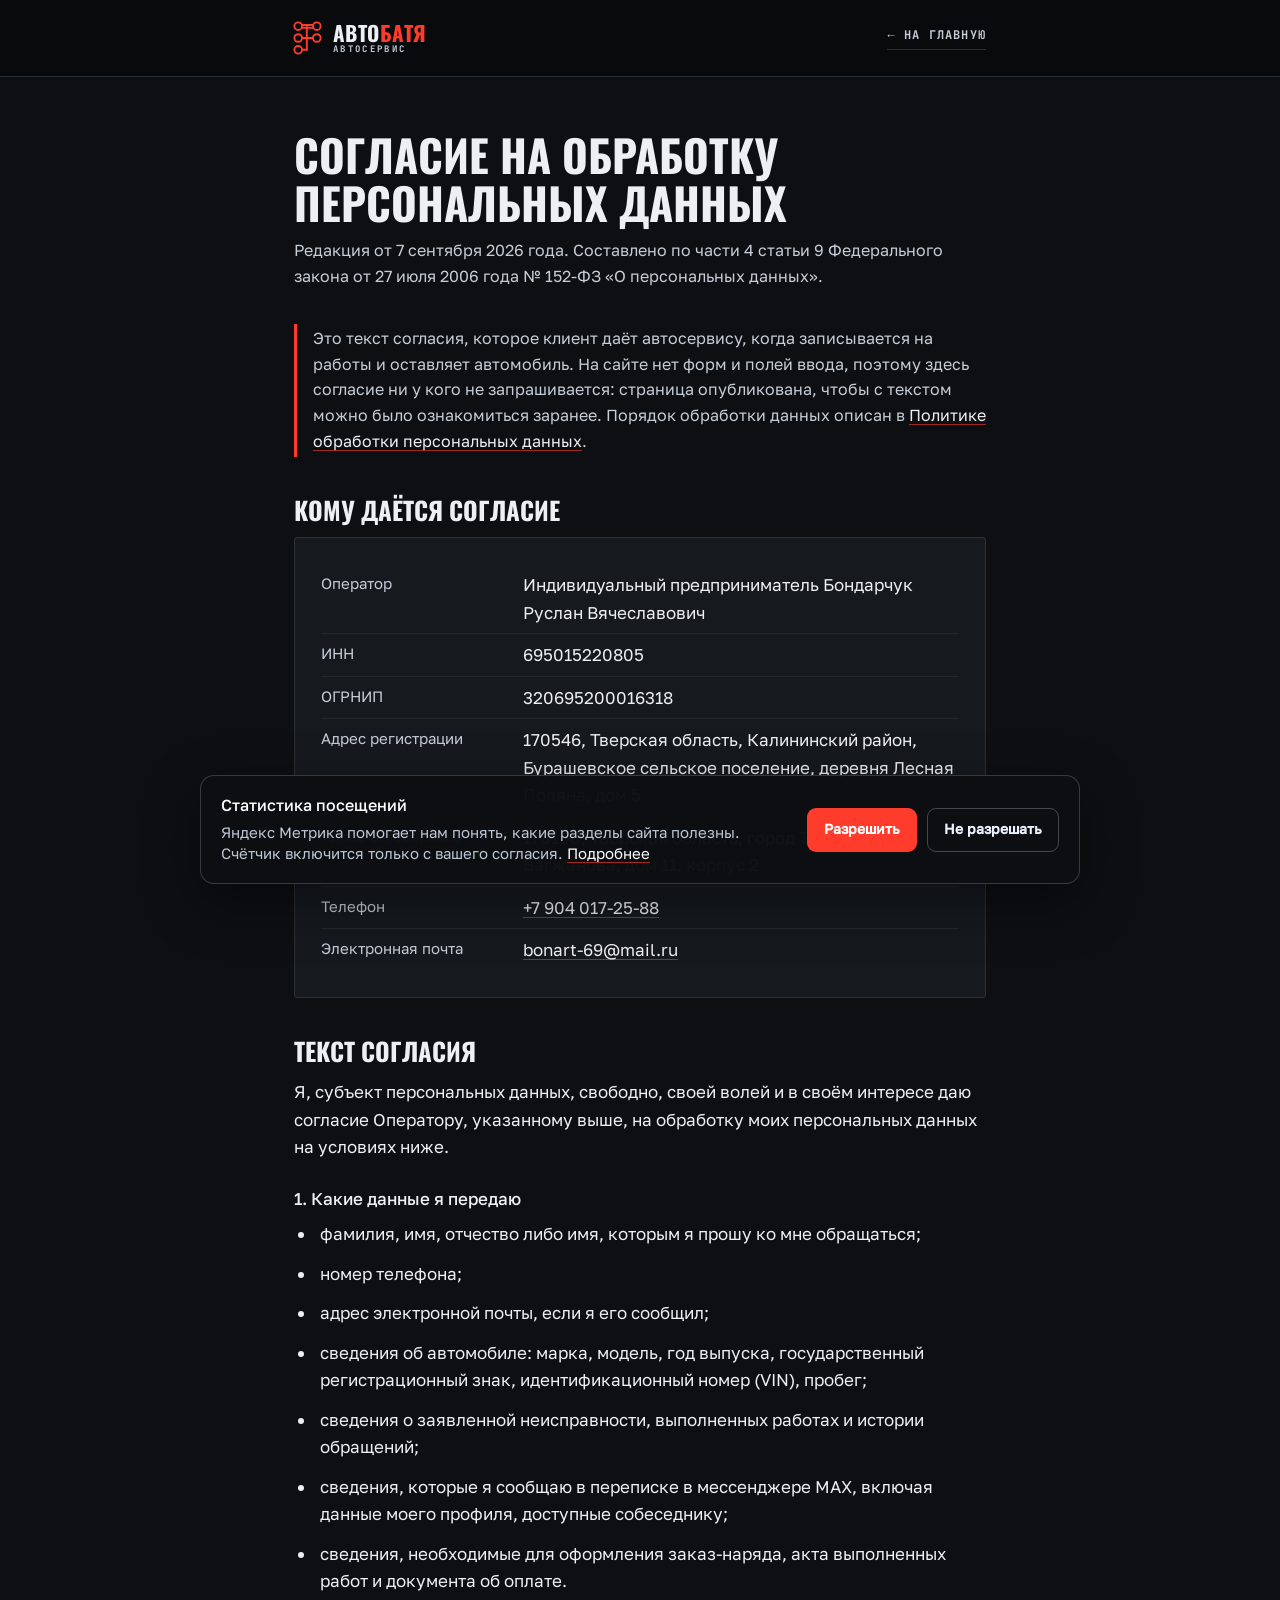
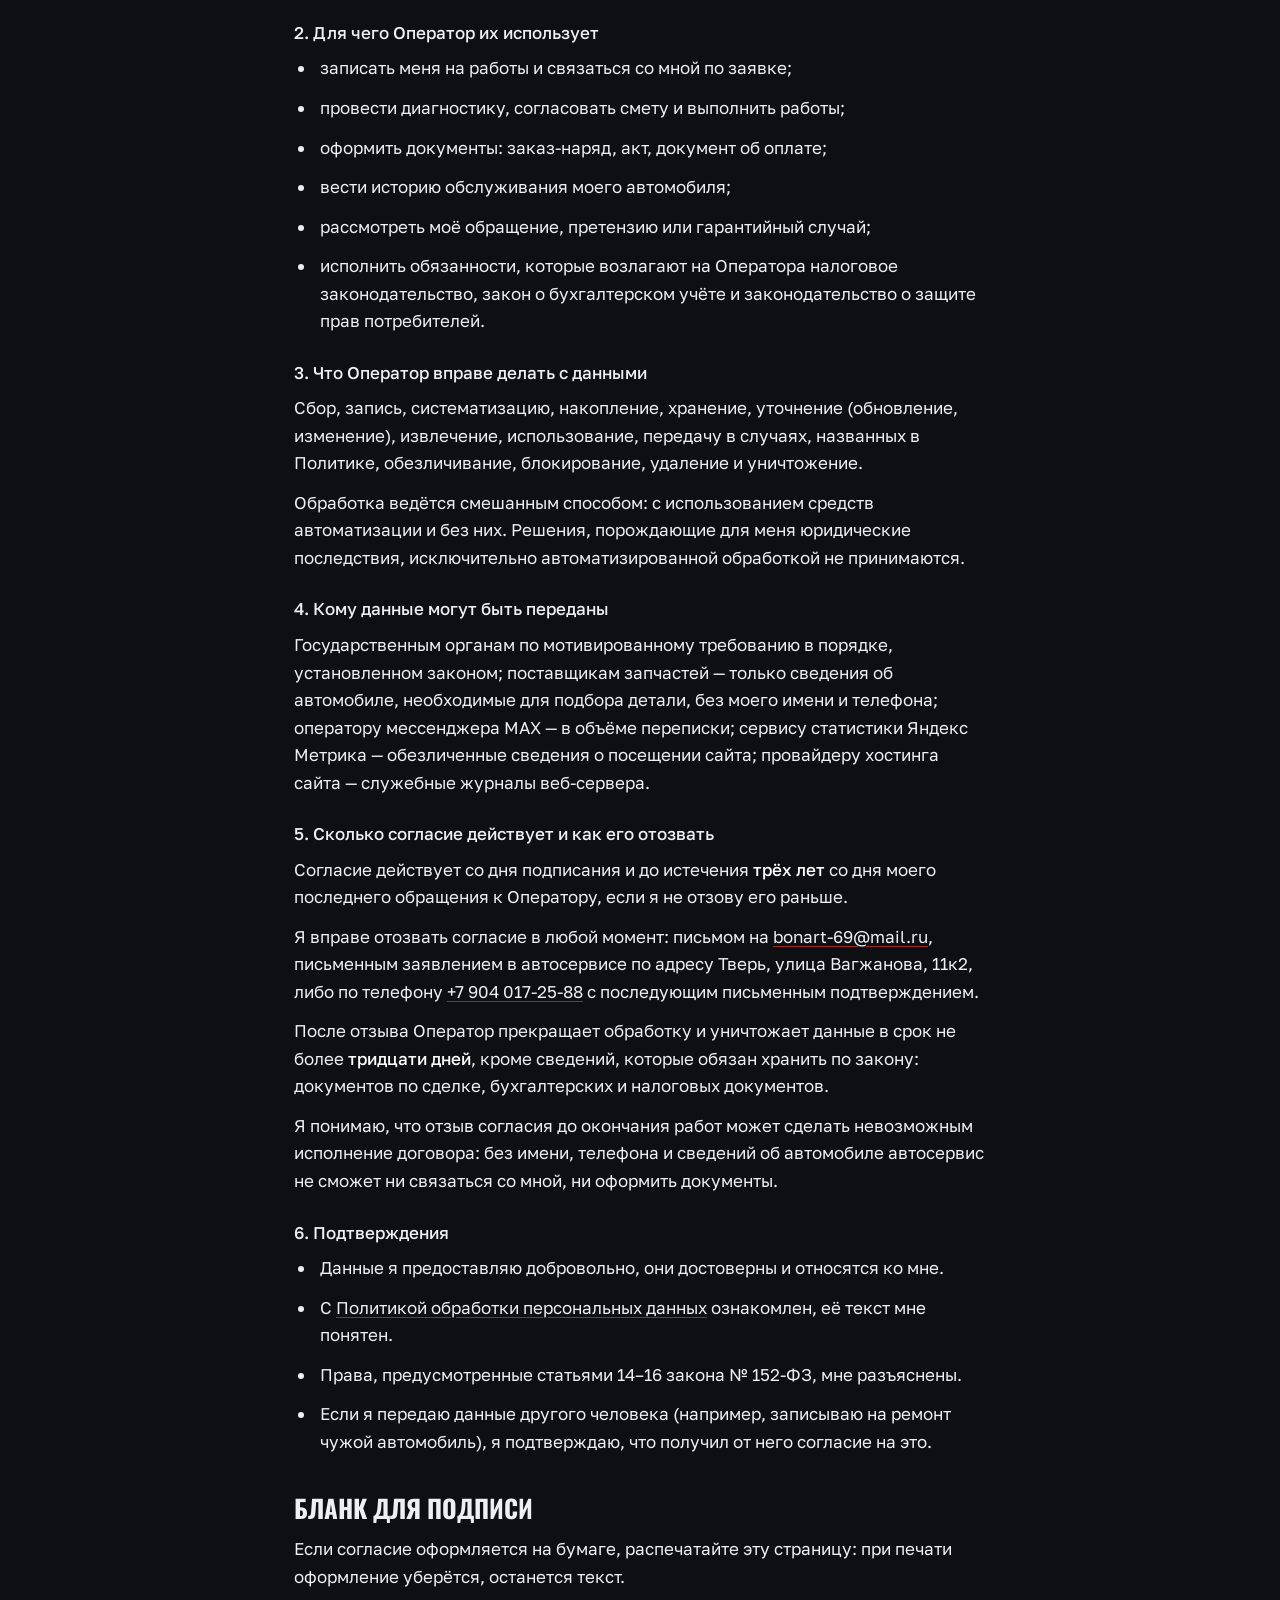
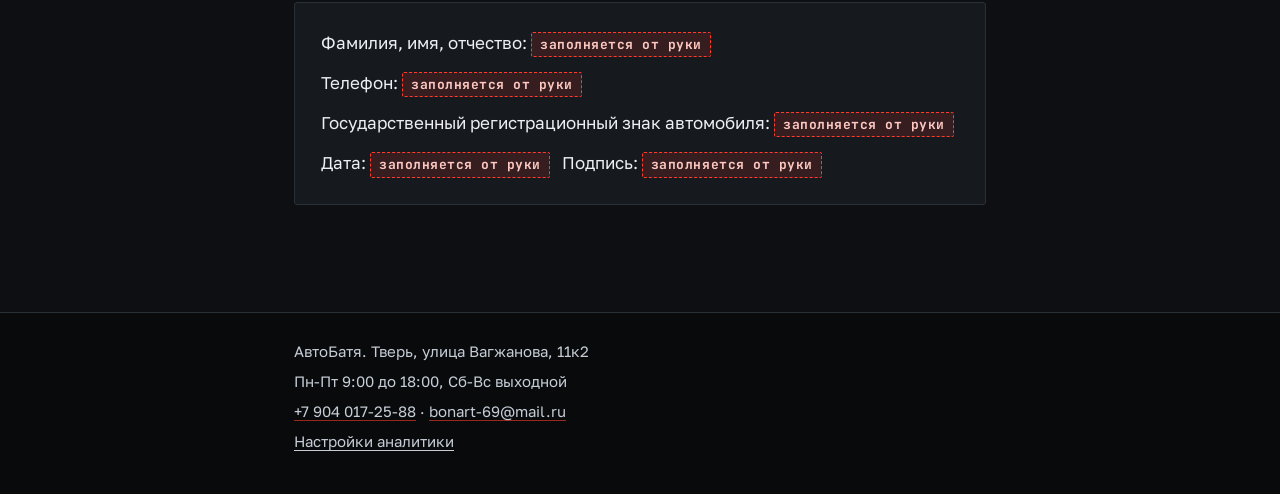
<file: consent.html>
<!DOCTYPE html>
<html lang="ru">
<head>
<meta charset="utf-8">
<meta http-equiv="Content-Security-Policy" content="default-src 'self'; script-src 'self' https://mc.yandex.ru; style-src 'self' 'unsafe-inline'; img-src 'self' data: https://mc.yandex.ru https://mc.yandex.com; font-src 'self'; connect-src https://mc.yandex.ru https://mc.yandex.com; object-src 'none'; base-uri 'none'; form-action 'none'">
<meta name="referrer" content="strict-origin-when-cross-origin">
<meta name="viewport" content="width=device-width, initial-scale=1">
<title>Согласие на обработку персональных данных — АвтоБатя, Тверь</title>
<meta name="description" content="Текст согласия на обработку персональных данных, которое даёт клиент автосервиса АвтоБатя в Твери: цели, перечень данных, срок и порядок отзыва.">
<meta name="theme-color" content="#0D0F12">
<link rel="canonical" href="https://autobatya-tver.ru/consent.html">
<link rel="icon" href="/favicon.ico" sizes="32x32">
<link rel="icon" href="/favicon.svg" type="image/svg+xml">
<link rel="icon" href="/favicon-120.png" type="image/png" sizes="120x120">
<link rel="apple-touch-icon" href="/apple-touch-icon.png">
<link rel="stylesheet" href="assets/doc.css">
<link rel="stylesheet" href="assets/metrika.css?v=20260915">
</head>
<body>

<header class="dochead">
  <div class="wrap dochead__in">
    <a class="logo" href="./"><svg class="logo__mark" viewBox="61 21 508 602" aria-hidden="true"><g class="mk__wires" fill="none" stroke="currentColor" stroke-width="13" stroke-linecap="round" stroke-linejoin="round"><path d="M212 76H418"/><path d="M212 132H418"/><path d="M302 76V544"/><path d="M212 322H418"/><path d="M212 544H302"/><circle cx="140" cy="100" r="72"/><circle cx="490" cy="100" r="72"/><circle cx="140" cy="322" r="72"/><circle cx="490" cy="322" r="72"/><circle cx="140" cy="544" r="72"/></g><g class="mk__icons" fill="none" stroke="currentColor" stroke-width="6.5" stroke-linecap="round" stroke-linejoin="round"><g transform="translate(87 47) scale(1.06)"><path d="M20 45h7V35h11V27h23v8h9v-5h8v5h5v27h-6v8H39v-8H27v-9h-7z"/><path d="M50 40v13"/><path d="M50 58.5v1.5"/></g><g transform="translate(437 47) scale(1.06)"><circle cx="50" cy="50" r="24"/><path d="M19 31a37 37 0 0 0 0 38"/><path d="M81 31a37 37 0 0 1 0 38"/><text x="50" y="58" text-anchor="middle" font-family="Oswald,'Arial Narrow',sans-serif" font-weight="700" font-size="25" fill="currentColor" stroke="none">ABS</text></g><g transform="translate(87 269) scale(1.06)"><circle cx="50" cy="50" r="25"/><path d="M50 17v9M50 74v9M17 50h9M74 50h9M26.2 26.2l6.4 6.4M67.4 67.4l6.4 6.4M73.8 26.2l-6.4 6.4M32.6 67.4l-6.4 6.4"/><path d="M35 67 57 45"/><path d="M56 32a12 12 0 1 0 12 12l-6-3-3-6z"/></g><g transform="translate(437 269) scale(1.06)"><path d="M43 55V29a7 7 0 0 1 14 0v26a11 11 0 1 1-14 0z"/><path d="M50 36v22"/><path d="M20 76q7.5-7 15 0t15 0 15 0"/><path d="M20 87q7.5-7 15 0t15 0 15 0"/></g><g transform="translate(87 491) scale(1.06)"><path d="M17 65V52h17l11-9h20v-6h11v6h6L71 65z"/><path d="M34 52v-9h11"/><path d="M82 59c-3 4-7 9-7 12.5a7 7 0 0 0 14 0C89 68 85 63 82 59z"/></g></g></svg><span class="logo__txt"><span class="logo__name">Авто<b>Батя</b></span><span class="logo__kind">Автосервис</span></span></a>
    <a class="back" href="./">← На главную</a>
  </div>
</header>

<main>
  <div class="wrap">

    <h1>Согласие на обработку персональных данных</h1>
    <p class="sub">Редакция от 7 сентября 2026 года. Составлено по части 4 статьи 9 Федерального закона от 27 июля 2006 года № 152-ФЗ «О персональных данных».</p>

    <p class="note">Это текст согласия, которое клиент даёт автосервису, когда записывается на работы и оставляет автомобиль. На сайте нет форм и полей ввода, поэтому здесь согласие ни у кого не запрашивается: страница опубликована, чтобы с текстом можно было ознакомиться заранее. Порядок обработки данных описан в <a href="privacy.html">Политике обработки персональных данных</a>.</p>

    <h2>Кому даётся согласие</h2>
    <div class="card">
      <dl>
        <div><dt>Оператор</dt><dd>Индивидуальный предприниматель Бондарчук Руслан Вячеславович</dd></div>
        <div><dt>ИНН</dt><dd>695015220805</dd></div>
        <div><dt>ОГРНИП</dt><dd>320695200016318</dd></div>
        <div><dt>Адрес регистрации</dt><dd>170546, Тверская область, Калининский район, Бурашевское сельское поселение, деревня Лесная Поляна, дом 5</dd></div>
        <div><dt>Адрес автосервиса</dt><dd>170100, Тверская область, город Тверь, улица Вагжанова, дом 11, корпус 2</dd></div>
        <div><dt>Телефон</dt><dd><a href="tel:+79040172588">+7 904 017-25-88</a></dd></div>
        <div><dt>Электронная почта</dt><dd><a href="mailto:bonart-69@mail.ru">bonart-69@mail.ru</a></dd></div>
      </dl>
    </div>

    <h2>Текст согласия</h2>

    <p>Я, субъект персональных данных, свободно, своей волей и в своём интересе даю согласие Оператору, указанному выше, на обработку моих персональных данных на условиях ниже.</p>

    <h3>1. Какие данные я передаю</h3>
    <ul>
      <li>фамилия, имя, отчество либо имя, которым я прошу ко мне обращаться;</li>
      <li>номер телефона;</li>
      <li>адрес электронной почты, если я его сообщил;</li>
      <li>сведения об автомобиле: марка, модель, год выпуска, государственный регистрационный знак, идентификационный номер (VIN), пробег;</li>
      <li>сведения о заявленной неисправности, выполненных работах и истории обращений;</li>
      <li>сведения, которые я сообщаю в переписке в мессенджере MAX, включая данные моего профиля, доступные собеседнику;</li>
      <li>сведения, необходимые для оформления заказ-наряда, акта выполненных работ и документа об оплате.</li>
    </ul>

    <h3>2. Для чего Оператор их использует</h3>
    <ul>
      <li>записать меня на работы и связаться со мной по заявке;</li>
      <li>провести диагностику, согласовать смету и выполнить работы;</li>
      <li>оформить документы: заказ-наряд, акт, документ об оплате;</li>
      <li>вести историю обслуживания моего автомобиля;</li>
      <li>рассмотреть моё обращение, претензию или гарантийный случай;</li>
      <li>исполнить обязанности, которые возлагают на Оператора налоговое законодательство, закон о бухгалтерском учёте и законодательство о защите прав потребителей.</li>
    </ul>

    <h3>3. Что Оператор вправе делать с данными</h3>
    <p>Сбор, запись, систематизацию, накопление, хранение, уточнение (обновление, изменение), извлечение, использование, передачу в случаях, названных в Политике, обезличивание, блокирование, удаление и уничтожение.</p>
    <p>Обработка ведётся смешанным способом: с использованием средств автоматизации и без них. Решения, порождающие для меня юридические последствия, исключительно автоматизированной обработкой не принимаются.</p>

    <h3>4. Кому данные могут быть переданы</h3>
    <p>Государственным органам по мотивированному требованию в порядке, установленном законом; поставщикам запчастей — только сведения об автомобиле, необходимые для подбора детали, без моего имени и телефона; оператору мессенджера MAX — в объёме переписки; сервису статистики Яндекс Метрика — обезличенные сведения о посещении сайта; провайдеру хостинга сайта — служебные журналы веб-сервера.</p>

    <h3>5. Сколько согласие действует и как его отозвать</h3>
    <p>Согласие действует со дня подписания и до истечения <strong>трёх лет</strong> со дня моего последнего обращения к Оператору, если я не отзову его раньше.</p>
    <p>Я вправе отозвать согласие в любой момент: письмом на <a href="mailto:bonart-69@mail.ru">bonart-69@mail.ru</a>, письменным заявлением в автосервисе по адресу Тверь, улица Вагжанова, 11к2, либо по телефону <a href="tel:+79040172588">+7 904 017-25-88</a> с последующим письменным подтверждением.</p>
    <p>После отзыва Оператор прекращает обработку и уничтожает данные в срок не более <strong>тридцати дней</strong>, кроме сведений, которые обязан хранить по закону: документов по сделке, бухгалтерских и налоговых документов.</p>
    <p>Я понимаю, что отзыв согласия до окончания работ может сделать невозможным исполнение договора: без имени, телефона и сведений об автомобиле автосервис не сможет ни связаться со мной, ни оформить документы.</p>

    <h3>6. Подтверждения</h3>
    <ul>
      <li>Данные я предоставляю добровольно, они достоверны и относятся ко мне.</li>
      <li>С <a href="privacy.html">Политикой обработки персональных данных</a> ознакомлен, её текст мне понятен.</li>
      <li>Права, предусмотренные статьями 14–16 закона № 152-ФЗ, мне разъяснены.</li>
      <li>Если я передаю данные другого человека (например, записываю на ремонт чужой автомобиль), я подтверждаю, что получил от него согласие на это.</li>
    </ul>

    <h2>Бланк для подписи</h2>
    <p>Если согласие оформляется на бумаге, распечатайте эту страницу: при печати оформление уберётся, останется текст.</p>
    <div class="card">
      <p>Фамилия, имя, отчество: <span class="fill">заполняется от руки</span></p>
      <p>Телефон: <span class="fill">заполняется от руки</span></p>
      <p>Государственный регистрационный знак автомобиля: <span class="fill">заполняется от руки</span></p>
      <p>Дата: <span class="fill">заполняется от руки</span> &nbsp; Подпись: <span class="fill">заполняется от руки</span></p>
    </div>

  </div>
</main>

<footer class="foot">
  <div class="wrap">
    <p>АвтоБатя. Тверь, улица Вагжанова, 11к2</p>
    <p>Пн-Пт 9:00 до 18:00, Сб-Вс выходной</p>
    <p><a href="tel:+79040172588">+7 904 017-25-88</a> · <a href="mailto:bonart-69@mail.ru">bonart-69@mail.ru</a></p>
    <p><button type="button" class="analytics-settings" data-analytics-settings>Настройки аналитики</button></p>
  </div>
</footer>

<script src="assets/metrika.js?v=20260915" defer></script>
</body>
</html>
</file>
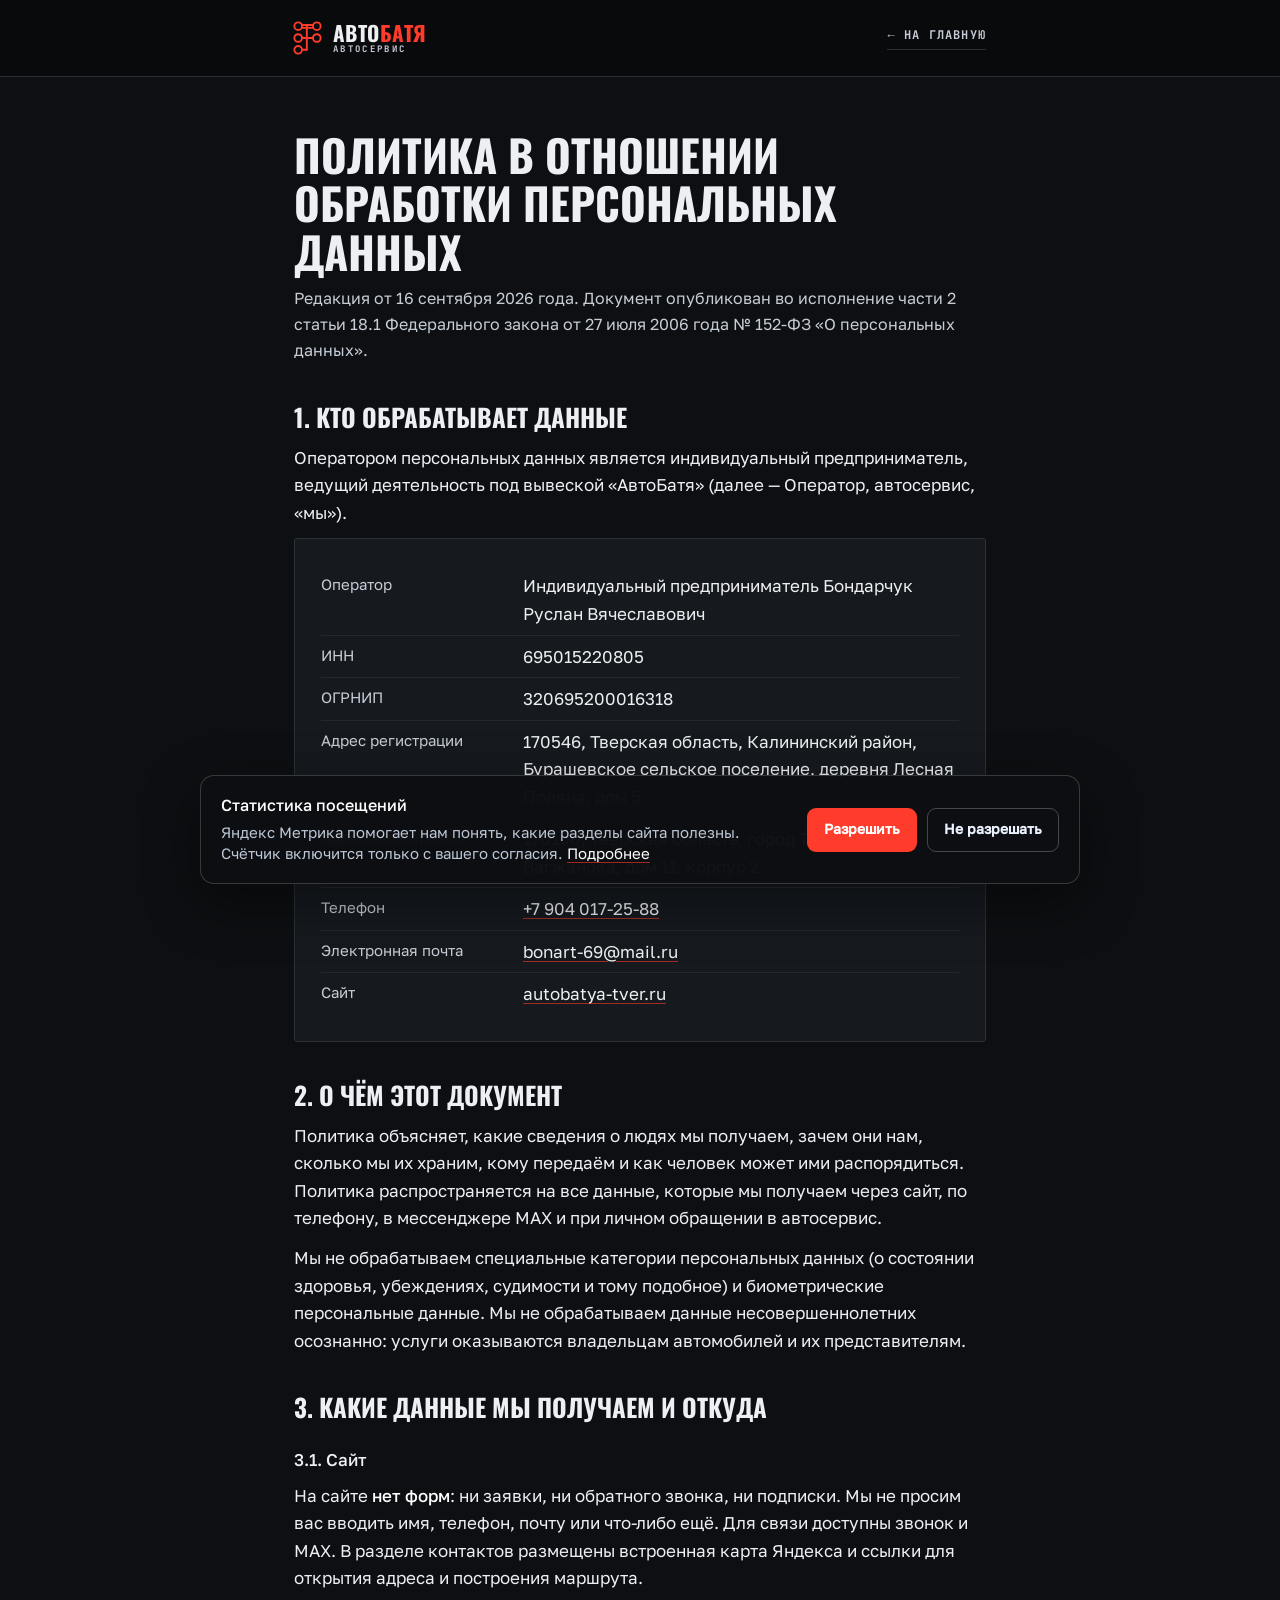
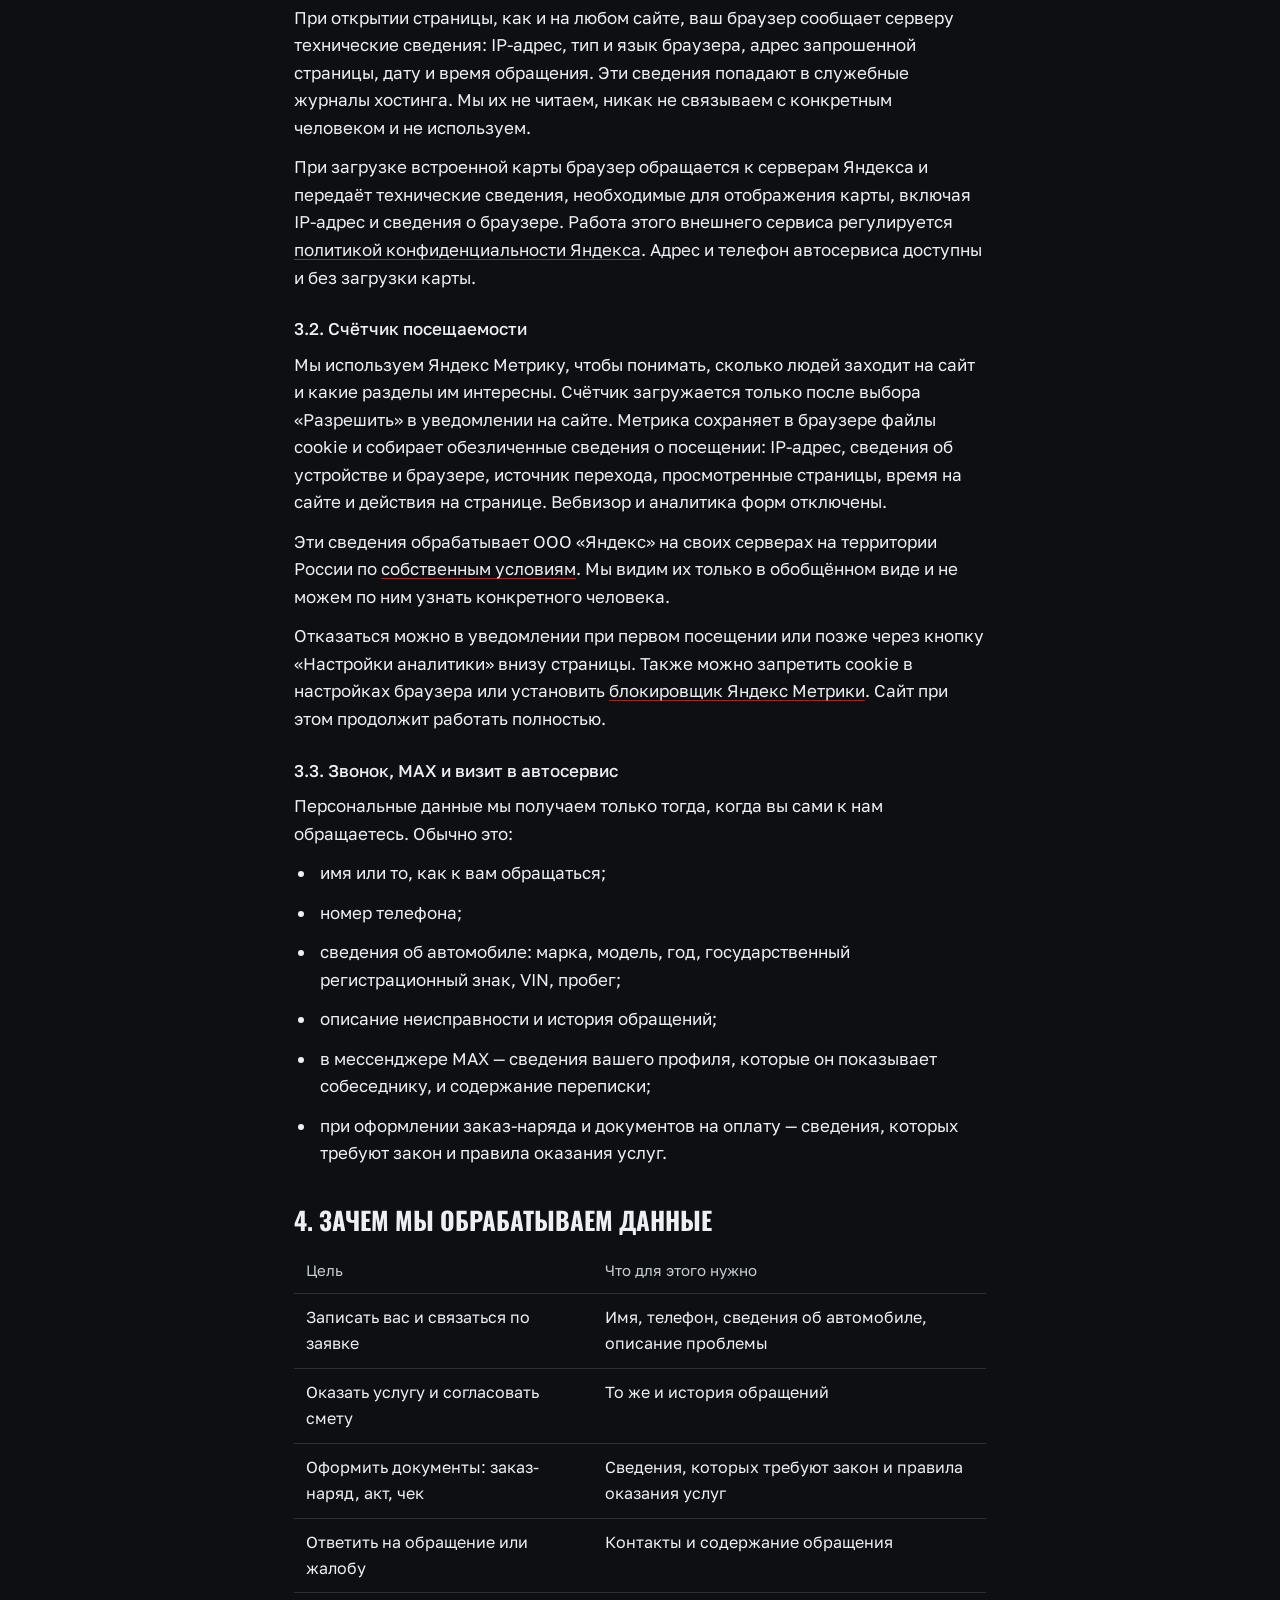
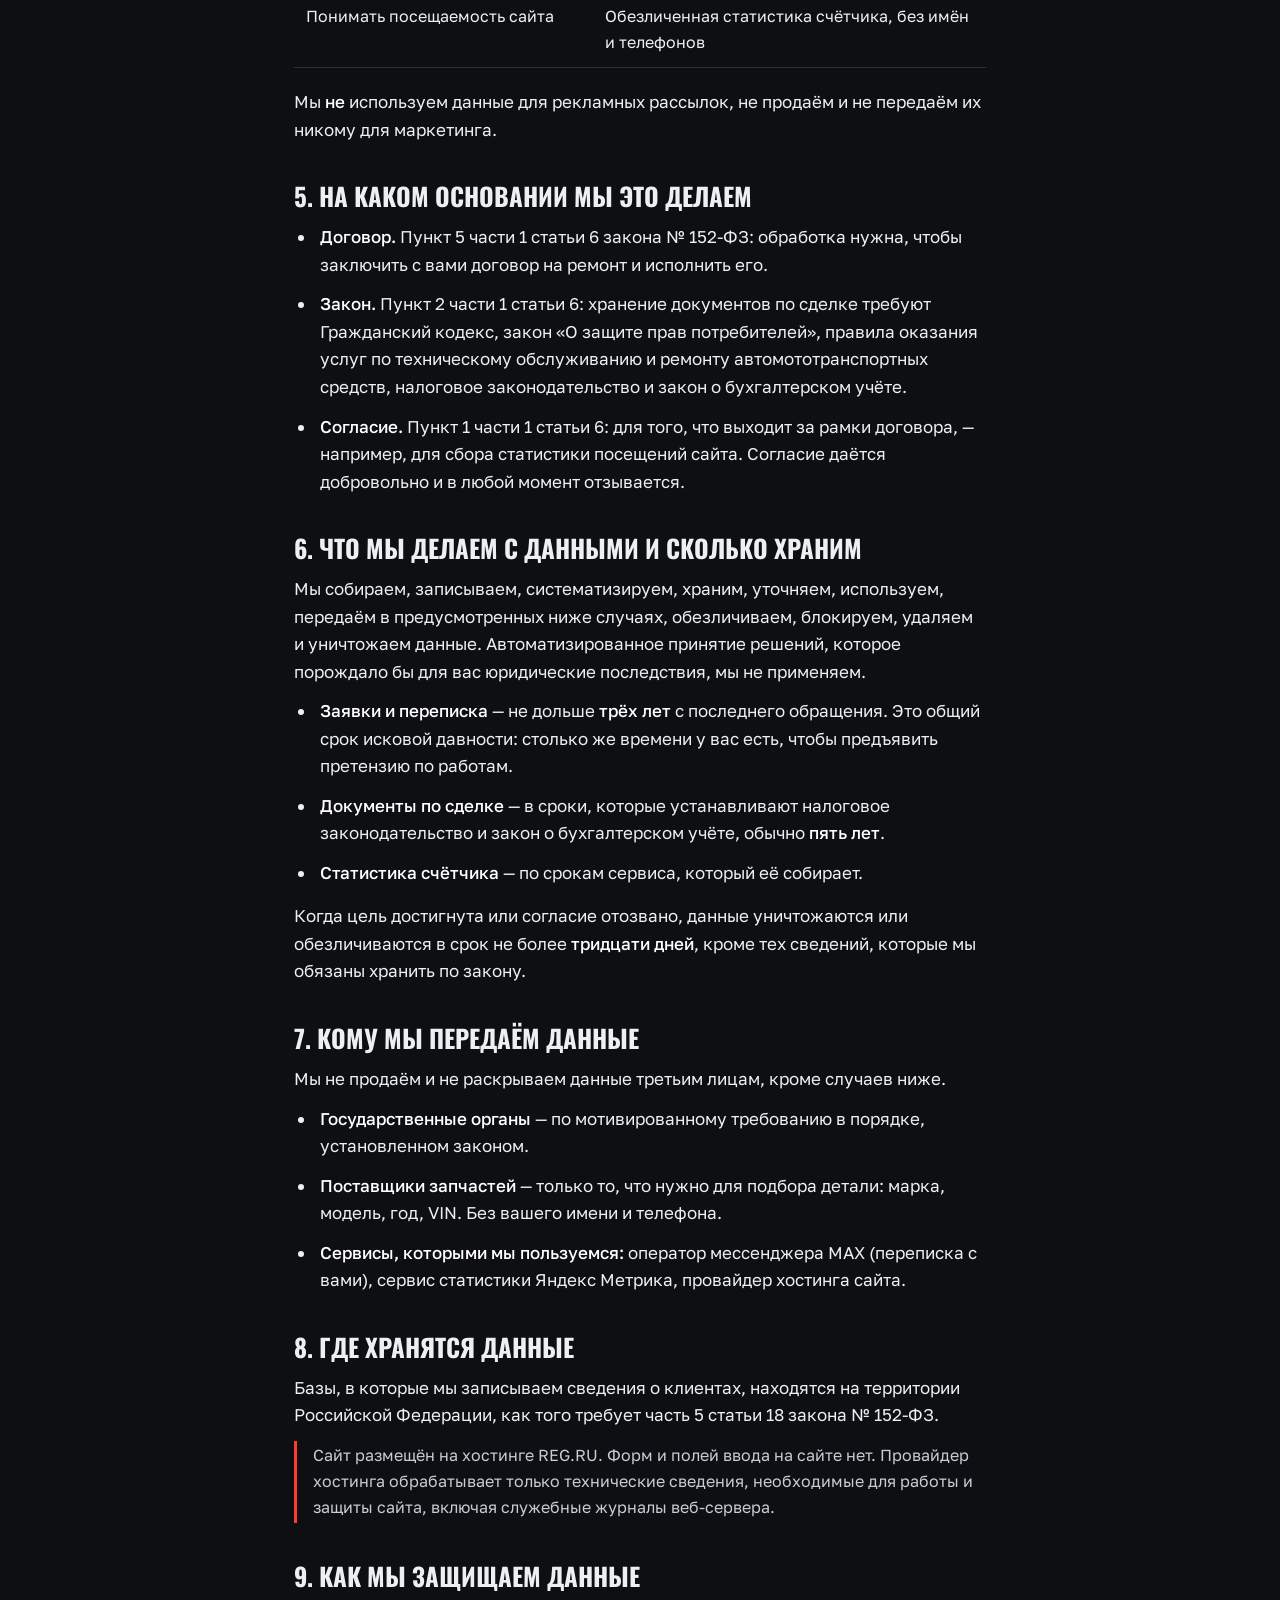
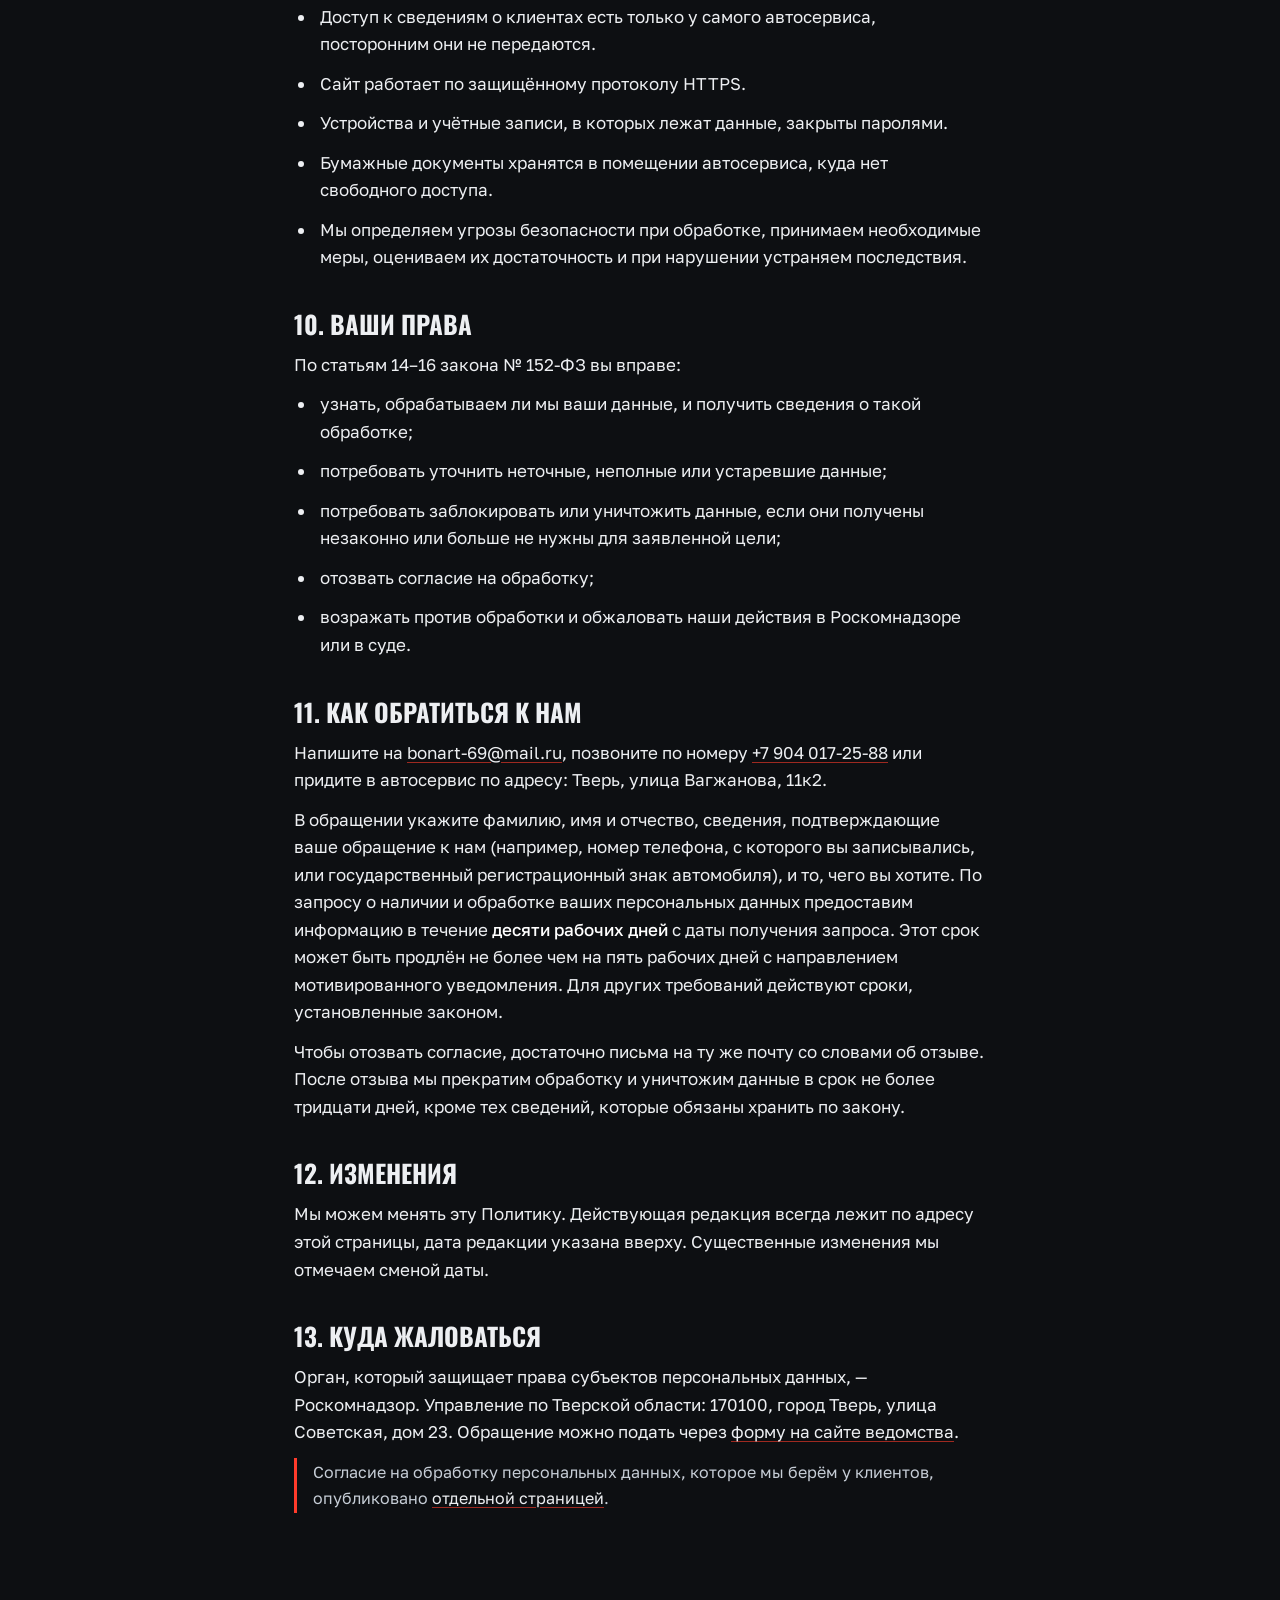
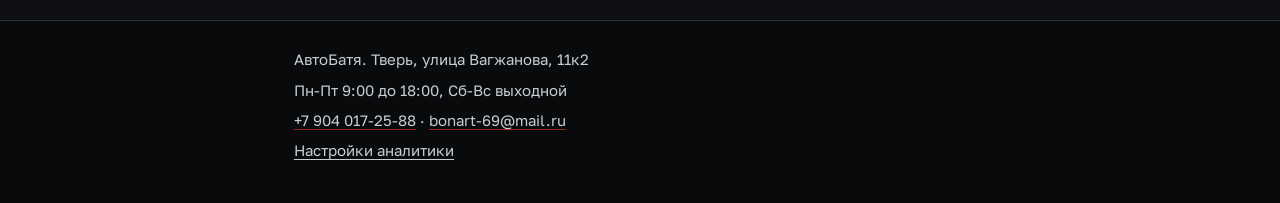
<file: privacy.html>
<!DOCTYPE html>
<html lang="ru">
<head>
<meta charset="utf-8">
<meta http-equiv="Content-Security-Policy" content="default-src 'self'; script-src 'self' https://mc.yandex.ru; style-src 'self' 'unsafe-inline'; img-src 'self' data: https://mc.yandex.ru https://mc.yandex.com; font-src 'self'; connect-src https://mc.yandex.ru https://mc.yandex.com; object-src 'none'; base-uri 'none'; form-action 'none'">
<meta name="referrer" content="strict-origin-when-cross-origin">
<meta name="viewport" content="width=device-width, initial-scale=1">
<title>Политика обработки персональных данных — АвтоБатя, Тверь</title>
<meta name="description" content="Как автосервис АвтоБатя в Твери обрабатывает персональные данные: какие сведения собираем, зачем, сколько храним и как отозвать согласие.">
<meta name="theme-color" content="#0D0F12">
<link rel="canonical" href="https://autobatya-tver.ru/privacy.html">
<link rel="icon" href="/favicon.ico" sizes="32x32">
<link rel="icon" href="/favicon.svg" type="image/svg+xml">
<link rel="icon" href="/favicon-120.png" type="image/png" sizes="120x120">
<link rel="apple-touch-icon" href="/apple-touch-icon.png">
<link rel="stylesheet" href="assets/doc.css">
<link rel="stylesheet" href="assets/metrika.css?v=20260915">
</head>
<body>

<header class="dochead">
  <div class="wrap dochead__in">
    <a class="logo" href="./"><svg class="logo__mark" viewBox="61 21 508 602" aria-hidden="true"><g class="mk__wires" fill="none" stroke="currentColor" stroke-width="13" stroke-linecap="round" stroke-linejoin="round"><path d="M212 76H418"/><path d="M212 132H418"/><path d="M302 76V544"/><path d="M212 322H418"/><path d="M212 544H302"/><circle cx="140" cy="100" r="72"/><circle cx="490" cy="100" r="72"/><circle cx="140" cy="322" r="72"/><circle cx="490" cy="322" r="72"/><circle cx="140" cy="544" r="72"/></g><g class="mk__icons" fill="none" stroke="currentColor" stroke-width="6.5" stroke-linecap="round" stroke-linejoin="round"><g transform="translate(87 47) scale(1.06)"><path d="M20 45h7V35h11V27h23v8h9v-5h8v5h5v27h-6v8H39v-8H27v-9h-7z"/><path d="M50 40v13"/><path d="M50 58.5v1.5"/></g><g transform="translate(437 47) scale(1.06)"><circle cx="50" cy="50" r="24"/><path d="M19 31a37 37 0 0 0 0 38"/><path d="M81 31a37 37 0 0 1 0 38"/><text x="50" y="58" text-anchor="middle" font-family="Oswald,'Arial Narrow',sans-serif" font-weight="700" font-size="25" fill="currentColor" stroke="none">ABS</text></g><g transform="translate(87 269) scale(1.06)"><circle cx="50" cy="50" r="25"/><path d="M50 17v9M50 74v9M17 50h9M74 50h9M26.2 26.2l6.4 6.4M67.4 67.4l6.4 6.4M73.8 26.2l-6.4 6.4M32.6 67.4l-6.4 6.4"/><path d="M35 67 57 45"/><path d="M56 32a12 12 0 1 0 12 12l-6-3-3-6z"/></g><g transform="translate(437 269) scale(1.06)"><path d="M43 55V29a7 7 0 0 1 14 0v26a11 11 0 1 1-14 0z"/><path d="M50 36v22"/><path d="M20 76q7.5-7 15 0t15 0 15 0"/><path d="M20 87q7.5-7 15 0t15 0 15 0"/></g><g transform="translate(87 491) scale(1.06)"><path d="M17 65V52h17l11-9h20v-6h11v6h6L71 65z"/><path d="M34 52v-9h11"/><path d="M82 59c-3 4-7 9-7 12.5a7 7 0 0 0 14 0C89 68 85 63 82 59z"/></g></g></svg><span class="logo__txt"><span class="logo__name">Авто<b>Батя</b></span><span class="logo__kind">Автосервис</span></span></a>
    <a class="back" href="./">← На главную</a>
  </div>
</header>

<main>
  <div class="wrap">

    <h1>Политика в отношении обработки персональных данных</h1>
    <p class="sub">Редакция от 16 сентября 2026 года. Документ опубликован во исполнение части 2 статьи 18.1 Федерального закона от 27 июля 2006 года № 152-ФЗ «О персональных данных».</p>

    <h2>1. Кто обрабатывает данные</h2>
    <p>Оператором персональных данных является индивидуальный предприниматель, ведущий деятельность под вывеской «АвтоБатя» (далее — Оператор, автосервис, «мы»).</p>

    <div class="card">
      <dl>
        <div><dt>Оператор</dt><dd>Индивидуальный предприниматель Бондарчук Руслан Вячеславович</dd></div>
        <div><dt>ИНН</dt><dd>695015220805</dd></div>
        <div><dt>ОГРНИП</dt><dd>320695200016318</dd></div>
        <div><dt>Адрес регистрации</dt><dd>170546, Тверская область, Калининский район, Бурашевское сельское поселение, деревня Лесная Поляна, дом 5</dd></div>
        <div><dt>Адрес автосервиса</dt><dd>170100, Тверская область, город Тверь, улица Вагжанова, дом 11, корпус 2</dd></div>
        <div><dt>Телефон</dt><dd><a href="tel:+79040172588">+7 904 017-25-88</a></dd></div>
        <div><dt>Электронная почта</dt><dd><a href="mailto:bonart-69@mail.ru">bonart-69@mail.ru</a></dd></div>
        <div><dt>Сайт</dt><dd><a href="./">autobatya-tver.ru</a></dd></div>
      </dl>
    </div>

    <h2>2. О чём этот документ</h2>
    <p>Политика объясняет, какие сведения о людях мы получаем, зачем они нам, сколько мы их храним, кому передаём и как человек может ими распорядиться. Политика распространяется на все данные, которые мы получаем через сайт, по телефону, в мессенджере MAX и при личном обращении в автосервис.</p>
    <p>Мы не обрабатываем специальные категории персональных данных (о состоянии здоровья, убеждениях, судимости и тому подобное) и биометрические персональные данные. Мы не обрабатываем данные несовершеннолетних осознанно: услуги оказываются владельцам автомобилей и их представителям.</p>

    <h2>3. Какие данные мы получаем и откуда</h2>

    <h3>3.1. Сайт</h3>
    <p>На сайте <strong>нет форм</strong>: ни заявки, ни обратного звонка, ни подписки. Мы не просим вас вводить имя, телефон, почту или что-либо ещё. Для связи доступны звонок и MAX. В разделе контактов размещены встроенная карта Яндекса и ссылки для открытия адреса и построения маршрута.</p>
    <p>При открытии страницы, как и на любом сайте, ваш браузер сообщает серверу технические сведения: IP-адрес, тип и язык браузера, адрес запрошенной страницы, дату и время обращения. Эти сведения попадают в служебные журналы хостинга. Мы их не читаем, никак не связываем с конкретным человеком и не используем.</p>

    <p>При загрузке встроенной карты браузер обращается к серверам Яндекса и передаёт технические сведения, необходимые для отображения карты, включая IP-адрес и сведения о браузере. Работа этого внешнего сервиса регулируется <a href="https://yandex.ru/legal/confidential/" target="_blank" rel="noopener noreferrer">политикой конфиденциальности Яндекса</a>. Адрес и телефон автосервиса доступны и без загрузки карты.</p>

    <h3 id="analytics">3.2. Счётчик посещаемости</h3>
    <p>Мы используем Яндекс Метрику, чтобы понимать, сколько людей заходит на сайт и какие разделы им интересны. Счётчик загружается только после выбора «Разрешить» в уведомлении на сайте. Метрика сохраняет в браузере файлы cookie и собирает обезличенные сведения о посещении: IP-адрес, сведения об устройстве и браузере, источник перехода, просмотренные страницы, время на сайте и действия на странице. Вебвизор и аналитика форм отключены.</p>
    <p>Эти сведения обрабатывает ООО «Яндекс» на своих серверах на территории России по <a href="https://yandex.ru/legal/confidential/" target="_blank" rel="noopener">собственным условиям</a>. Мы видим их только в обобщённом виде и не можем по ним узнать конкретного человека.</p>
    <p>Отказаться можно в уведомлении при первом посещении или позже через кнопку «Настройки аналитики» внизу страницы. Также можно запретить cookie в настройках браузера или установить <a href="https://yandex.ru/support/metrica/general/opt-out.html" target="_blank" rel="noopener">блокировщик Яндекс Метрики</a>. Сайт при этом продолжит работать полностью.</p>

    <h3>3.3. Звонок, MAX и визит в автосервис</h3>
    <p>Персональные данные мы получаем только тогда, когда вы сами к нам обращаетесь. Обычно это:</p>
    <ul>
      <li>имя или то, как к вам обращаться;</li>
      <li>номер телефона;</li>
      <li>сведения об автомобиле: марка, модель, год, государственный регистрационный знак, VIN, пробег;</li>
      <li>описание неисправности и история обращений;</li>
      <li>в мессенджере MAX — сведения вашего профиля, которые он показывает собеседнику, и содержание переписки;</li>
      <li>при оформлении заказ-наряда и документов на оплату — сведения, которых требуют закон и правила оказания услуг.</li>
    </ul>

    <h2>4. Зачем мы обрабатываем данные</h2>
    <div class="tablewrap">
      <table>
        <thead><tr><th>Цель</th><th>Что для этого нужно</th></tr></thead>
        <tbody>
          <tr><td>Записать вас и связаться по заявке</td><td>Имя, телефон, сведения об автомобиле, описание проблемы</td></tr>
          <tr><td>Оказать услугу и согласовать смету</td><td>То же и история обращений</td></tr>
          <tr><td>Оформить документы: заказ-наряд, акт, чек</td><td>Сведения, которых требуют закон и правила оказания услуг</td></tr>
          <tr><td>Ответить на обращение или жалобу</td><td>Контакты и содержание обращения</td></tr>
          <tr><td>Понимать посещаемость сайта</td><td>Обезличенная статистика счётчика, без имён и телефонов</td></tr>
        </tbody>
      </table>
    </div>
    <p>Мы <strong>не</strong> используем данные для рекламных рассылок, не продаём и не передаём их никому для маркетинга.</p>

    <h2>5. На каком основании мы это делаем</h2>
    <ul>
      <li><strong>Договор.</strong> Пункт 5 части 1 статьи 6 закона № 152-ФЗ: обработка нужна, чтобы заключить с вами договор на ремонт и исполнить его.</li>
      <li><strong>Закон.</strong> Пункт 2 части 1 статьи 6: хранение документов по сделке требуют Гражданский кодекс, закон «О защите прав потребителей», правила оказания услуг по техническому обслуживанию и ремонту автомототранспортных средств, налоговое законодательство и закон о бухгалтерском учёте.</li>
      <li><strong>Согласие.</strong> Пункт 1 части 1 статьи 6: для того, что выходит за рамки договора, — например, для сбора статистики посещений сайта. Согласие даётся добровольно и в любой момент отзывается.</li>
    </ul>

    <h2>6. Что мы делаем с данными и сколько храним</h2>
    <p>Мы собираем, записываем, систематизируем, храним, уточняем, используем, передаём в предусмотренных ниже случаях, обезличиваем, блокируем, удаляем и уничтожаем данные. Автоматизированное принятие решений, которое порождало бы для вас юридические последствия, мы не применяем.</p>
    <ul>
      <li><strong>Заявки и переписка</strong> — не дольше <strong>трёх лет</strong> с последнего обращения. Это общий срок исковой давности: столько же времени у вас есть, чтобы предъявить претензию по работам.</li>
      <li><strong>Документы по сделке</strong> — в сроки, которые устанавливают налоговое законодательство и закон о бухгалтерском учёте, обычно <strong>пять лет</strong>.</li>
      <li><strong>Статистика счётчика</strong> — по срокам сервиса, который её собирает.</li>
    </ul>
    <p>Когда цель достигнута или согласие отозвано, данные уничтожаются или обезличиваются в срок не более <strong>тридцати дней</strong>, кроме тех сведений, которые мы обязаны хранить по закону.</p>

    <h2>7. Кому мы передаём данные</h2>
    <p>Мы не продаём и не раскрываем данные третьим лицам, кроме случаев ниже.</p>
    <ul>
      <li><strong>Государственные органы</strong> — по мотивированному требованию в порядке, установленном законом.</li>
      <li><strong>Поставщики запчастей</strong> — только то, что нужно для подбора детали: марка, модель, год, VIN. Без вашего имени и телефона.</li>
      <li><strong>Сервисы, которыми мы пользуемся:</strong> оператор мессенджера MAX (переписка с вами), сервис статистики Яндекс Метрика, провайдер хостинга сайта.</li>
    </ul>

    <h2>8. Где хранятся данные</h2>
    <p>Базы, в которые мы записываем сведения о клиентах, находятся на территории Российской Федерации, как того требует часть 5 статьи 18 закона № 152-ФЗ.</p>
    <p class="note">Сайт размещён на хостинге REG.RU. Форм и полей ввода на сайте нет. Провайдер хостинга обрабатывает только технические сведения, необходимые для работы и защиты сайта, включая служебные журналы веб-сервера.</p>

    <h2>9. Как мы защищаем данные</h2>
    <ul>
      <li>Доступ к сведениям о клиентах есть только у самого автосервиса, посторонним они не передаются.</li>
      <li>Сайт работает по защищённому протоколу HTTPS.</li>
      <li>Устройства и учётные записи, в которых лежат данные, закрыты паролями.</li>
      <li>Бумажные документы хранятся в помещении автосервиса, куда нет свободного доступа.</li>
      <li>Мы определяем угрозы безопасности при обработке, принимаем необходимые меры, оцениваем их достаточность и при нарушении устраняем последствия.</li>
    </ul>

    <h2>10. Ваши права</h2>
    <p>По статьям 14–16 закона № 152-ФЗ вы вправе:</p>
    <ul>
      <li>узнать, обрабатываем ли мы ваши данные, и получить сведения о такой обработке;</li>
      <li>потребовать уточнить неточные, неполные или устаревшие данные;</li>
      <li>потребовать заблокировать или уничтожить данные, если они получены незаконно или больше не нужны для заявленной цели;</li>
      <li>отозвать согласие на обработку;</li>
      <li>возражать против обработки и обжаловать наши действия в Роскомнадзоре или в суде.</li>
    </ul>

    <h2>11. Как обратиться к нам</h2>
    <p>Напишите на <a href="mailto:bonart-69@mail.ru">bonart-69@mail.ru</a>, позвоните по номеру <a href="tel:+79040172588">+7 904 017-25-88</a> или придите в автосервис по адресу: Тверь, улица Вагжанова, 11к2.</p>
    <p>В обращении укажите фамилию, имя и отчество, сведения, подтверждающие ваше обращение к нам (например, номер телефона, с которого вы записывались, или государственный регистрационный знак автомобиля), и то, чего вы хотите. По запросу о наличии и обработке ваших персональных данных предоставим информацию в течение <strong>десяти рабочих дней</strong> с даты получения запроса. Этот срок может быть продлён не более чем на пять рабочих дней с направлением мотивированного уведомления. Для других требований действуют сроки, установленные законом.</p>
    <p>Чтобы отозвать согласие, достаточно письма на ту же почту со словами об отзыве. После отзыва мы прекратим обработку и уничтожим данные в срок не более тридцати дней, кроме тех сведений, которые обязаны хранить по закону.</p>

    <h2>12. Изменения</h2>
    <p>Мы можем менять эту Политику. Действующая редакция всегда лежит по адресу этой страницы, дата редакции указана вверху. Существенные изменения мы отмечаем сменой даты.</p>

    <h2>13. Куда жаловаться</h2>
    <p>Орган, который защищает права субъектов персональных данных, — Роскомнадзор. Управление по Тверской области: 170100, город Тверь, улица Советская, дом 23. Обращение можно подать через <a href="https://rkn.gov.ru/treatments/ask-question/" target="_blank" rel="noopener">форму на сайте ведомства</a>.</p>

    <p class="note">Согласие на обработку персональных данных, которое мы берём у клиентов, опубликовано <a href="consent.html">отдельной страницей</a>.</p>

  </div>
</main>

<footer class="foot">
  <div class="wrap">
    <p>АвтоБатя. Тверь, улица Вагжанова, 11к2</p>
    <p>Пн-Пт 9:00 до 18:00, Сб-Вс выходной</p>
    <p><a href="tel:+79040172588">+7 904 017-25-88</a> · <a href="mailto:bonart-69@mail.ru">bonart-69@mail.ru</a></p>
    <p><button type="button" class="analytics-settings" data-analytics-settings>Настройки аналитики</button></p>
  </div>
</footer>

<script src="assets/metrika.js?v=20260915" defer></script>
</body>
</html>
</file>
<file: assets/metrika.css>
.analytics-consent {
  position: fixed;
  z-index: 10000;
  left: 16px;
  right: 16px;
  bottom: max(16px, env(safe-area-inset-bottom));
  display: flex;
  align-items: center;
  justify-content: space-between;
  gap: 22px;
  width: min(880px, calc(100% - 32px));
  margin: 0 auto;
  padding: 18px 20px;
  color: #eaf2ff;
  background: rgba(13, 15, 18, .98);
  border: 1px solid rgba(255, 255, 255, .18);
  border-radius: 14px;
  box-shadow: 0 18px 55px rgba(0, 0, 0, .45);
  font: 400 15px/1.45 "Golos Text", Arial, sans-serif;
}

.analytics-consent[hidden] { display: none; }
.analytics-consent__copy { min-width: 0; }
.analytics-consent__copy strong { display: block; margin-bottom: 4px; font-size: 16px; }
.analytics-consent__copy p { margin: 0; color: #bdc7d5; }
.analytics-consent__copy a { color: #fff; text-underline-offset: 3px; }
.analytics-consent__actions { display: flex; flex: 0 0 auto; gap: 10px; }
.analytics-consent button {
  min-height: 44px;
  padding: 10px 16px;
  border: 1px solid transparent;
  border-radius: 9px;
  cursor: pointer;
  font: 600 14px/1.2 "Golos Text", Arial, sans-serif;
}
.analytics-consent__accept { color: #fff; background: #ff3b2b; }
.analytics-consent__accept:hover { background: #ff5548; }
.analytics-consent__decline { color: #eaf2ff; background: transparent; border-color: rgba(255, 255, 255, .24) !important; }
.analytics-consent__decline:hover { background: rgba(255, 255, 255, .08); }
.analytics-settings {
  padding: 0;
  color: inherit;
  background: transparent;
  border: 0;
  cursor: pointer;
  font: inherit;
  text-decoration: underline;
  text-decoration-color: currentColor;
  text-underline-offset: 3px;
}
.analytics-settings:hover { color: #fff; }

@media (max-width: 700px) {
  .analytics-consent { align-items: stretch; flex-direction: column; gap: 14px; padding: 16px; }
  .analytics-consent__actions { display: grid; grid-template-columns: 1fr 1fr; }
}

@media (max-width: 420px) {
  .analytics-consent__actions { grid-template-columns: 1fr; }
}
</file>
<file: assets/doc.css>
/* Оформление правовых страниц: тот же тёмный набор, что и на главной,
   но без анимаций — здесь важно только чтение. */
@font-face{font-family:'Oswald';font-style:normal;font-weight:700;font-display:swap;src:url('fonts/oswald-700.woff2') format('woff2')}
@font-face{font-family:'Golos Text';font-style:normal;font-weight:400;font-display:swap;src:url('fonts/golos-text-400.woff2') format('woff2')}
@font-face{font-family:'Golos Text';font-style:normal;font-weight:500;font-display:swap;src:url('fonts/golos-text-500.woff2') format('woff2')}
@font-face{font-family:'JetBrains Mono';font-style:normal;font-weight:700;font-display:swap;src:url('fonts/jetbrains-mono-700.woff2') format('woff2')}

:root{
  --canvas:#0D0F12;
  --canvas-deep:#080A0C;
  --panel:#161A1F;
  --line:#2A3038;
  --accent:#FF3B2B;
  --text-primary:#EDEFF2;
  --text-secondary:#C6CDD6;
  --display:'Oswald','Arial Narrow',sans-serif;
  --body:'Golos Text','Segoe UI',system-ui,sans-serif;
  --mono:'JetBrains Mono','Courier New',monospace;
  --pad:clamp(20px,5vw,72px);
}
*{box-sizing:border-box}
html{-webkit-text-size-adjust:100%}
body{margin:0;background:var(--canvas);color:var(--text-primary);
  font-family:var(--body);font-size:17px;line-height:1.62;
  font-feature-settings:"tnum" 0}
.wrap{max-width:820px;margin:0 auto;padding-left:var(--pad);padding-right:var(--pad)}

.dochead{border-bottom:1px solid var(--line);background:var(--canvas-deep);padding:22px 0}
.dochead__in{display:flex;align-items:center;justify-content:space-between;gap:18px;flex-wrap:wrap}
.logo{display:flex;align-items:center;gap:12px;font-family:var(--display);font-weight:700;
  font-size:21px;letter-spacing:.02em;text-transform:uppercase;text-decoration:none;color:var(--text-primary)}
.logo b{color:var(--accent);font-weight:700}
/* под названием — род занятий, чтобы страница читалась как часть сайта автосервиса */
.logo__txt{display:flex;flex-direction:column;justify-content:center;gap:2px;min-width:0}
.logo__name{line-height:1}
.logo__kind{font-family:var(--mono);font-weight:400;font-size:9px;letter-spacing:.26em;
  text-transform:uppercase;color:var(--text-secondary);line-height:1}
/* знак автосервиса: в шапке он мелкий, пиктограммы внутри кружков спрятаны */
.logo__mark{width:27px;height:32px;flex:0 0 auto;color:var(--accent);overflow:visible}
.logo__mark .mk__wires{stroke-width:36}
.logo__mark .mk__icons{display:none}
.back{font-family:var(--mono);font-size:12px;letter-spacing:.1em;text-transform:uppercase;
  text-decoration:none;color:var(--text-secondary);border-bottom:1px solid var(--line);padding-bottom:3px}
.back:hover,.back:focus-visible{color:var(--text-primary);border-color:var(--accent)}

main{padding:clamp(38px,6vh,68px) 0 clamp(56px,9vh,96px)}
h1{font-family:var(--display);font-weight:700;text-transform:uppercase;
  font-size:clamp(27px,4.4vw,44px);line-height:1.1;margin:0 0 10px}
.sub{color:var(--text-secondary);margin:0 0 34px;font-size:16px}
h2{font-family:var(--display);font-weight:700;text-transform:uppercase;
  font-size:clamp(19px,2.4vw,25px);line-height:1.2;margin:38px 0 12px}
h3{font-size:17px;font-weight:500;margin:24px 0 8px}
p,li{margin:0 0 12px}
ul,ol{margin:0 0 16px;padding-left:22px}
li{padding-left:4px}
a{color:var(--text-primary);text-decoration:underline;text-underline-offset:3px;
  text-decoration-color:rgba(255,59,43,.6)}
a:hover,a:focus-visible{text-decoration-color:var(--accent)}
strong{font-weight:500;color:#fff}

/* карточка с реквизитами и другие врезки */
.card{background:var(--panel);border:1px solid var(--line);border-radius:3px;
  padding:clamp(18px,3vw,26px);margin:0 0 26px}
.card p:last-child,.card ul:last-child,.card dl:last-child{margin-bottom:0}
dl{margin:0}
dl div{display:flex;gap:12px;flex-wrap:wrap;padding:7px 0;border-bottom:1px solid rgba(234,242,255,.07)}
dl div:last-child{border-bottom:0}
dt{flex:0 0 190px;color:var(--text-secondary);font-size:15px}
dd{margin:0;flex:1 1 240px;min-width:0}

/* незаполненное место: видно сразу, случайно не опубликуешь */
.fill{display:inline-block;background:rgba(255,59,43,.14);border:1px dashed var(--accent);
  border-radius:2px;padding:1px 8px;color:#FFC9C2;font-family:var(--mono);
  font-size:13px;letter-spacing:.04em}

.note{border-left:3px solid var(--accent);padding:2px 0 2px 16px;margin:0 0 26px;
  color:var(--text-secondary);font-size:16px}

table{width:100%;border-collapse:collapse;margin:0 0 20px;font-size:16px}
th,td{text-align:left;vertical-align:top;padding:11px 12px;border-bottom:1px solid var(--line)}
th{color:var(--text-secondary);font-weight:400;font-size:15px}
.tablewrap{overflow-x:auto;margin:0 0 20px}
.tablewrap table{margin:0;min-width:520px}

.foot{border-top:1px solid var(--line);background:var(--canvas-deep);padding:26px 0 34px}
.foot p{color:var(--text-secondary);font-size:15px;margin:0 0 6px}
.foot a{color:var(--text-secondary)}

@media (prefers-reduced-motion:reduce){*{animation:none!important;transition:none!important}}
@media print{
  body{background:#fff;color:#000}
  .dochead,.foot,.back{display:none}
  .card{border:1px solid #999;background:#fff}
  a{color:#000;text-decoration-color:#999}
  .fill{background:#fff;color:#000;border:1px dashed #000}
}

/* Читаемость при увеличении текста и при печати. */
h1,h2,h3,dd{overflow-wrap:anywhere}
:focus-visible{outline:2px solid var(--accent);outline-offset:4px}
@media print{
 :root{--text-primary:#000;--text-secondary:#222}
 body,strong,h1,h2,h3,p,li,dt,dd,th,td,.sub,.note,a{color:#000!important;text-shadow:none!important}
 .note{border-color:#666}
 .tablewrap{overflow:visible}.tablewrap table{min-width:0}
 h1,h2,h3{break-after:avoid}
 p,li{orphans:3;widows:3}
}
</file>
